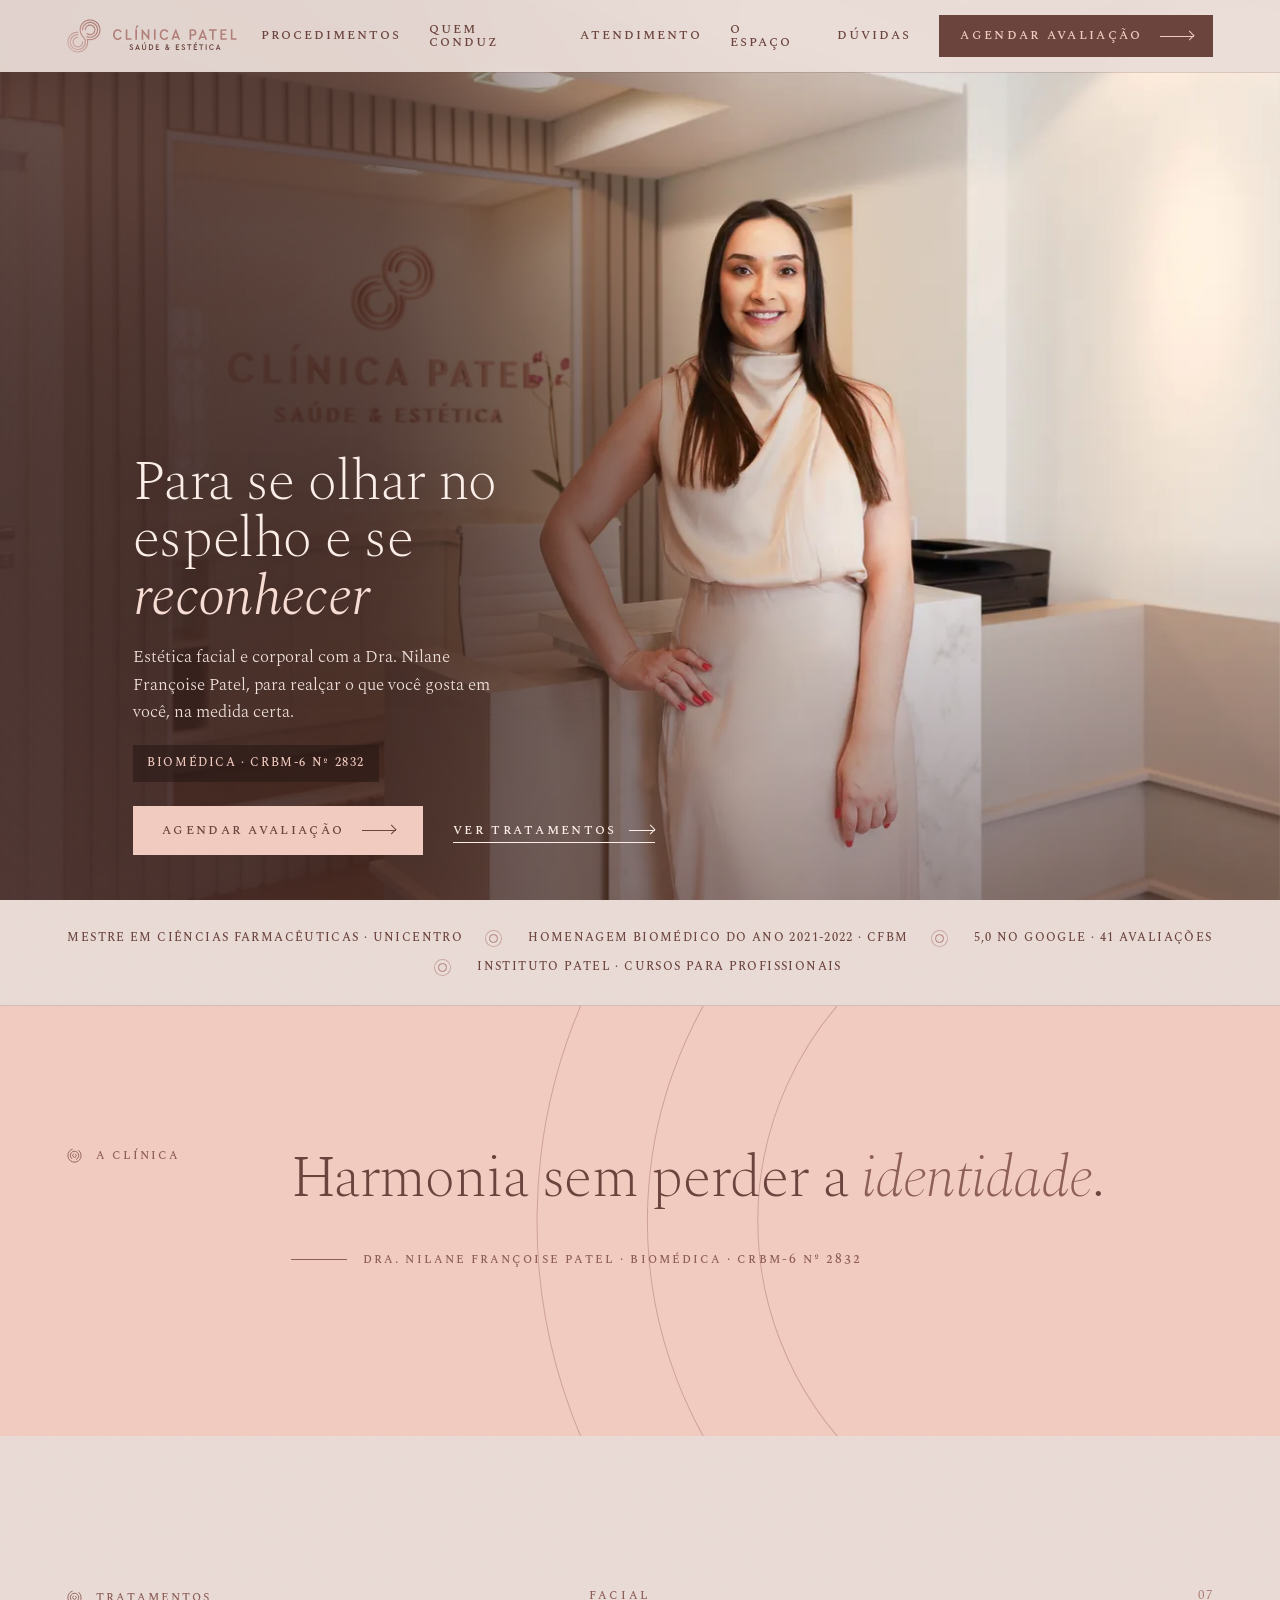
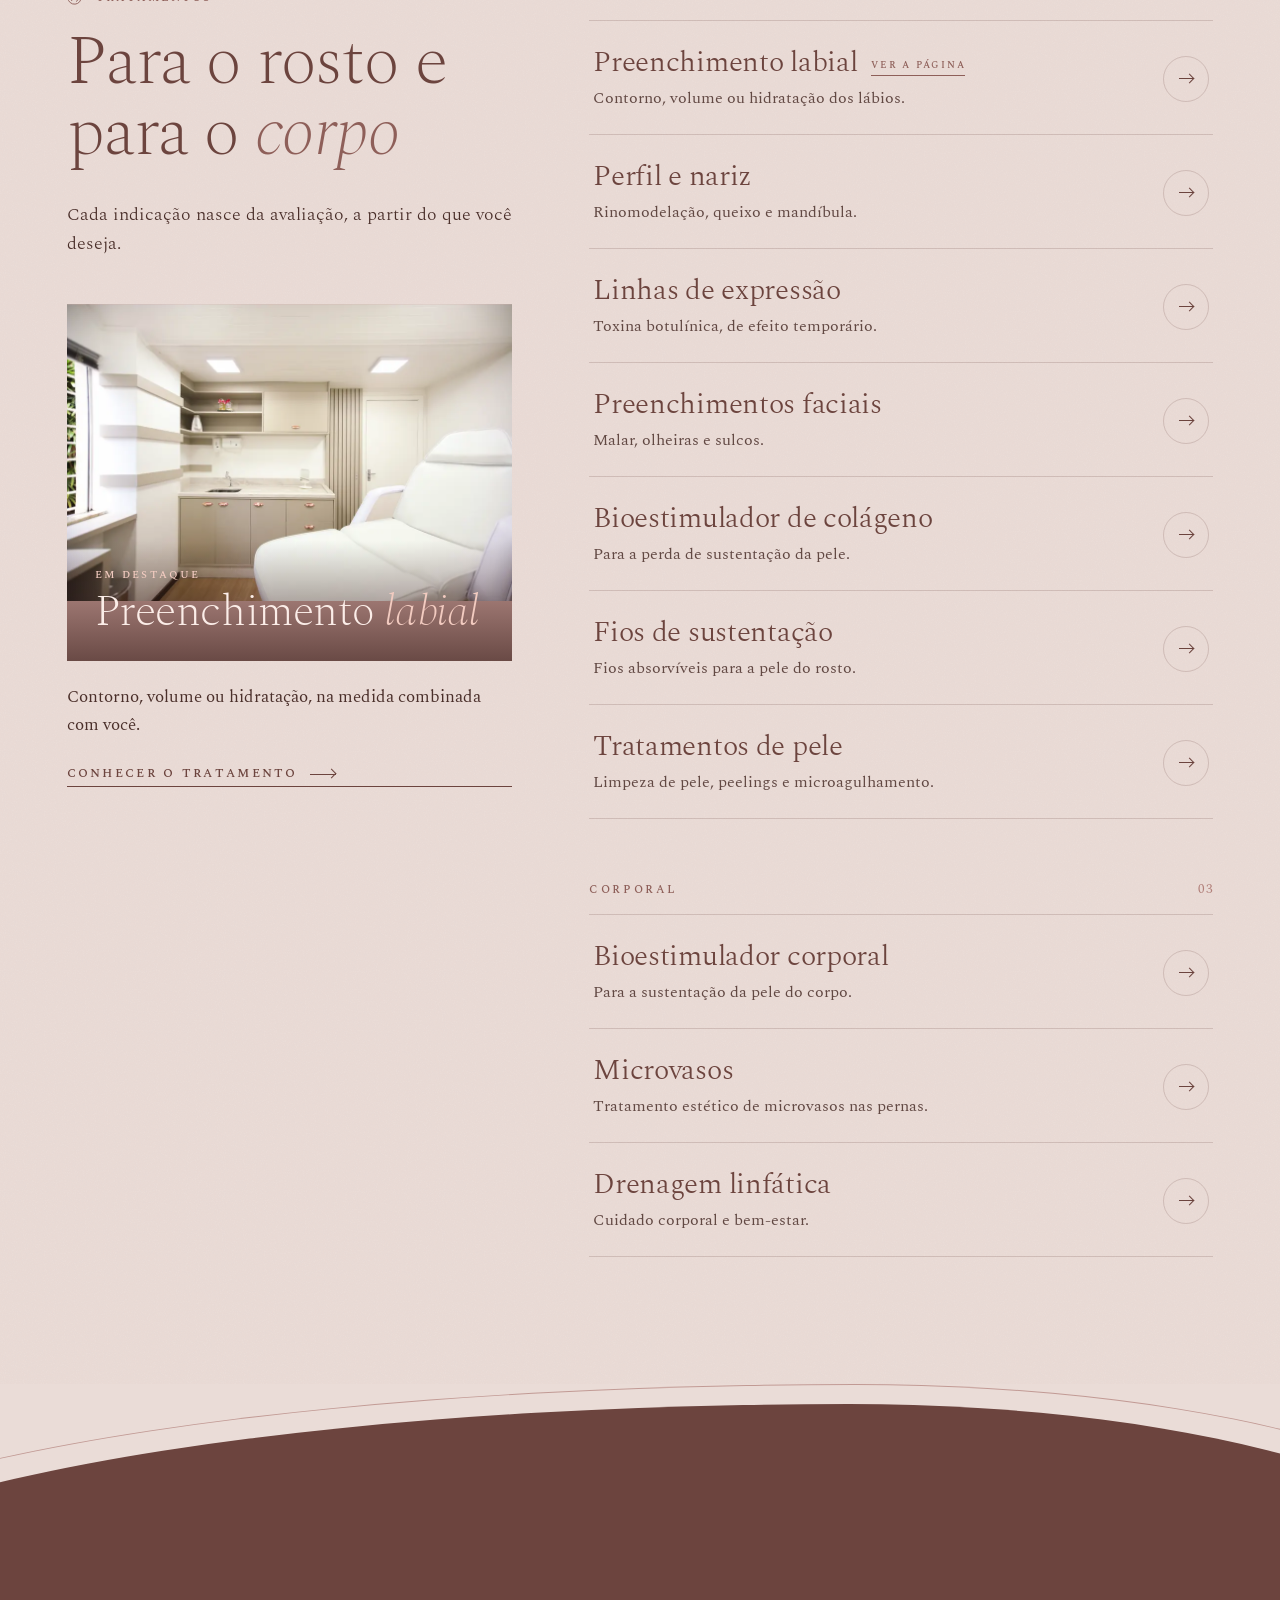
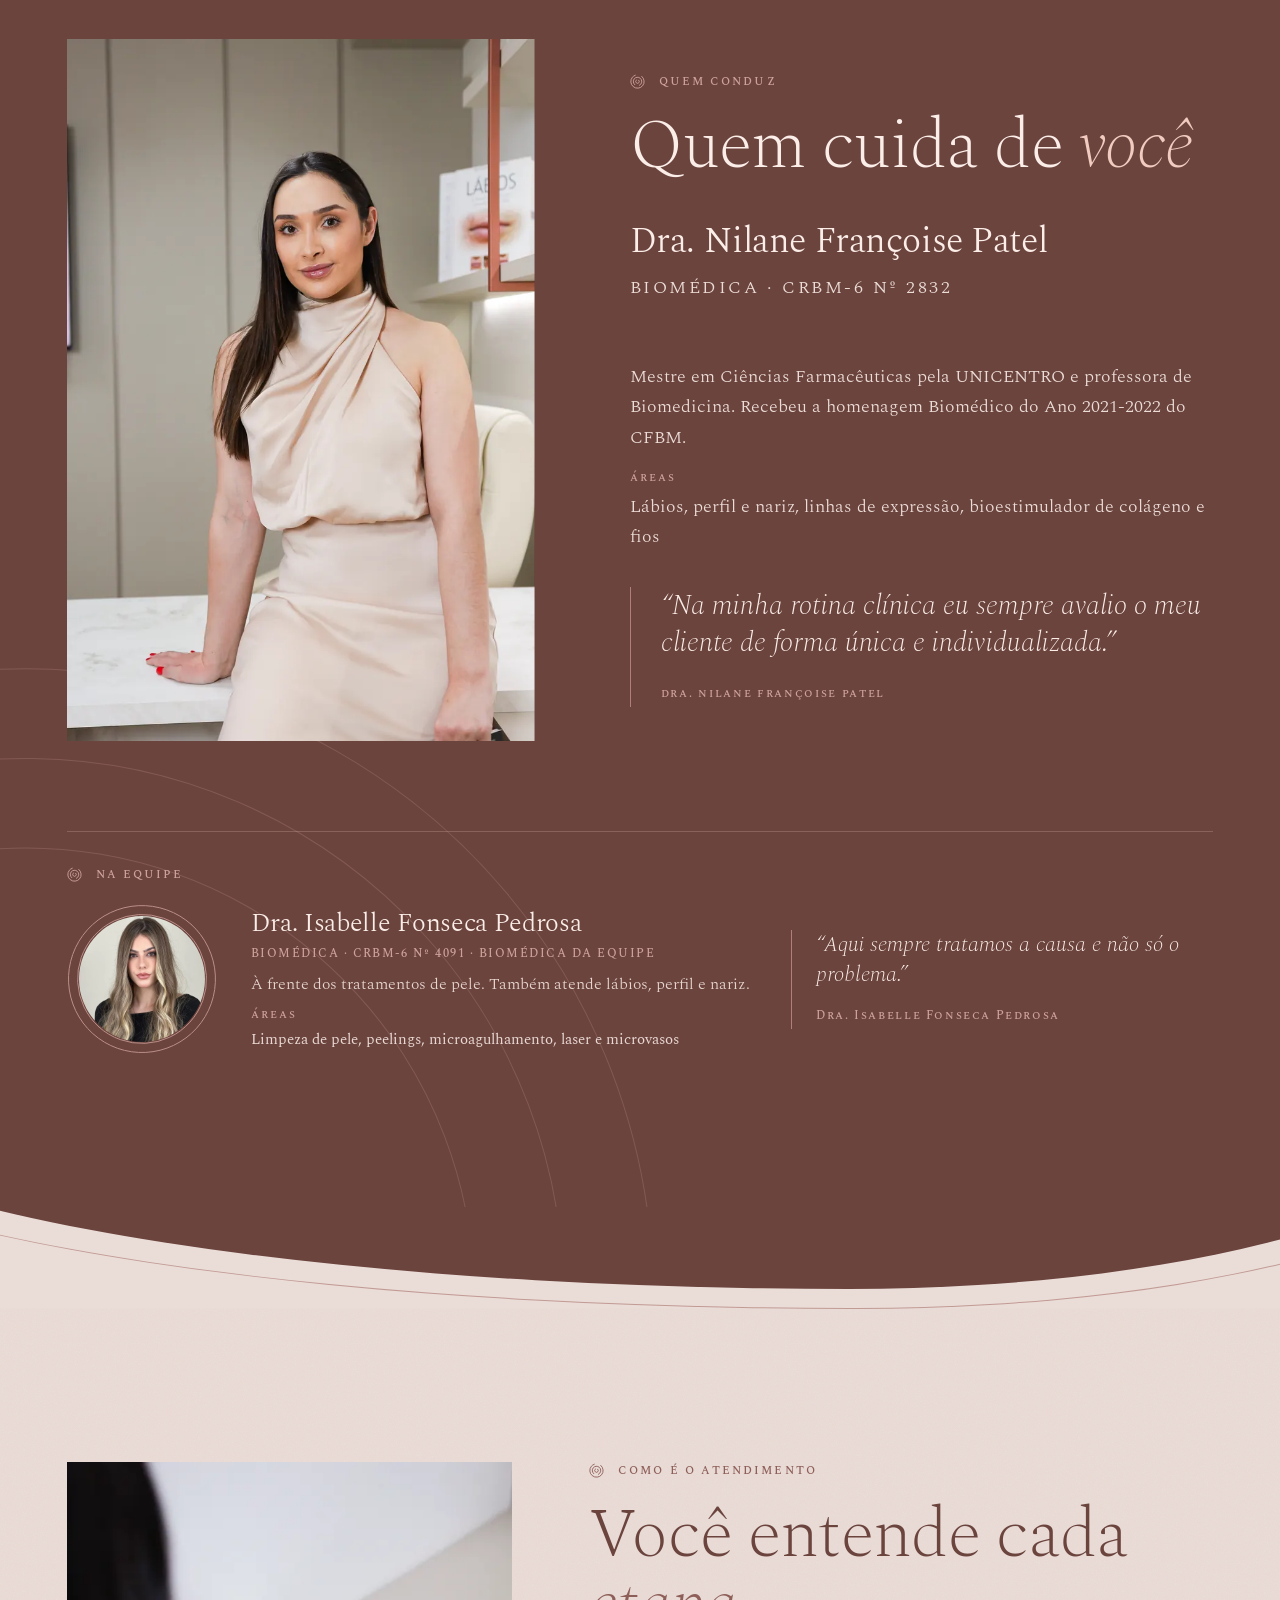
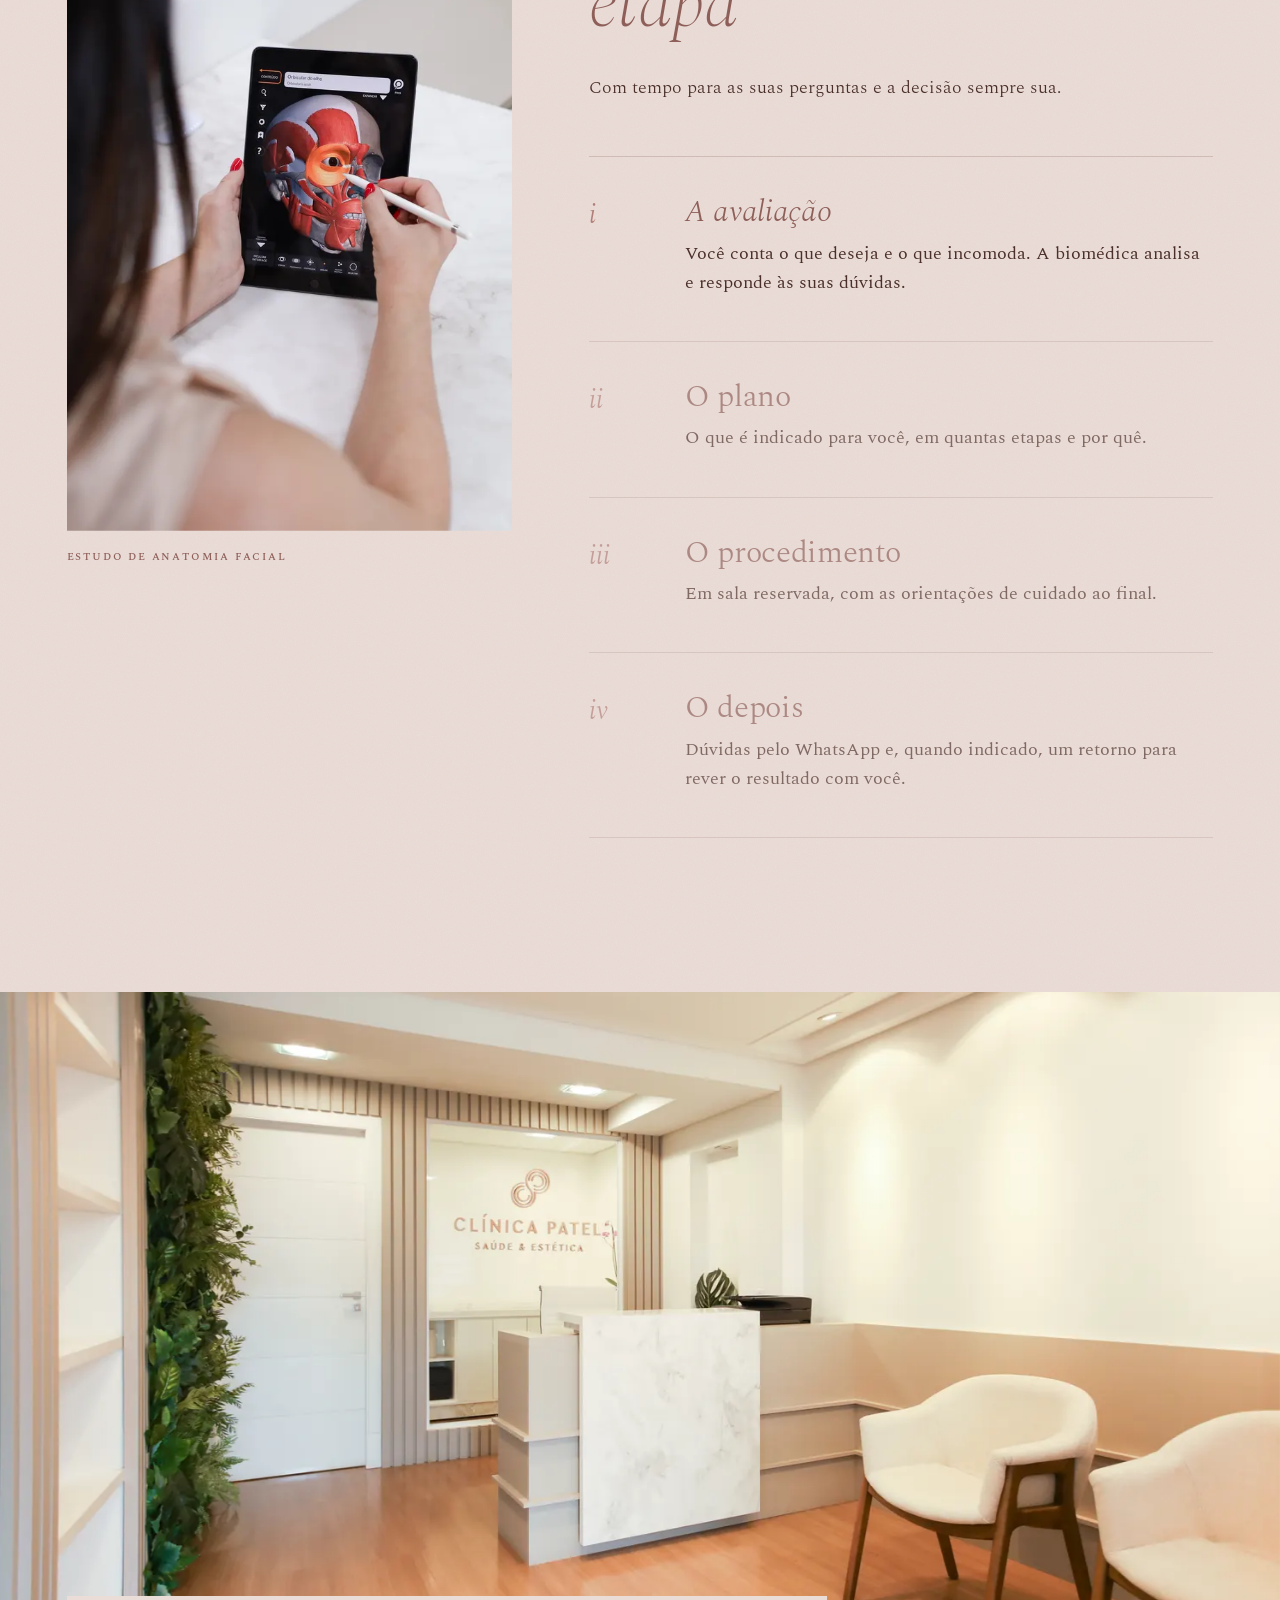
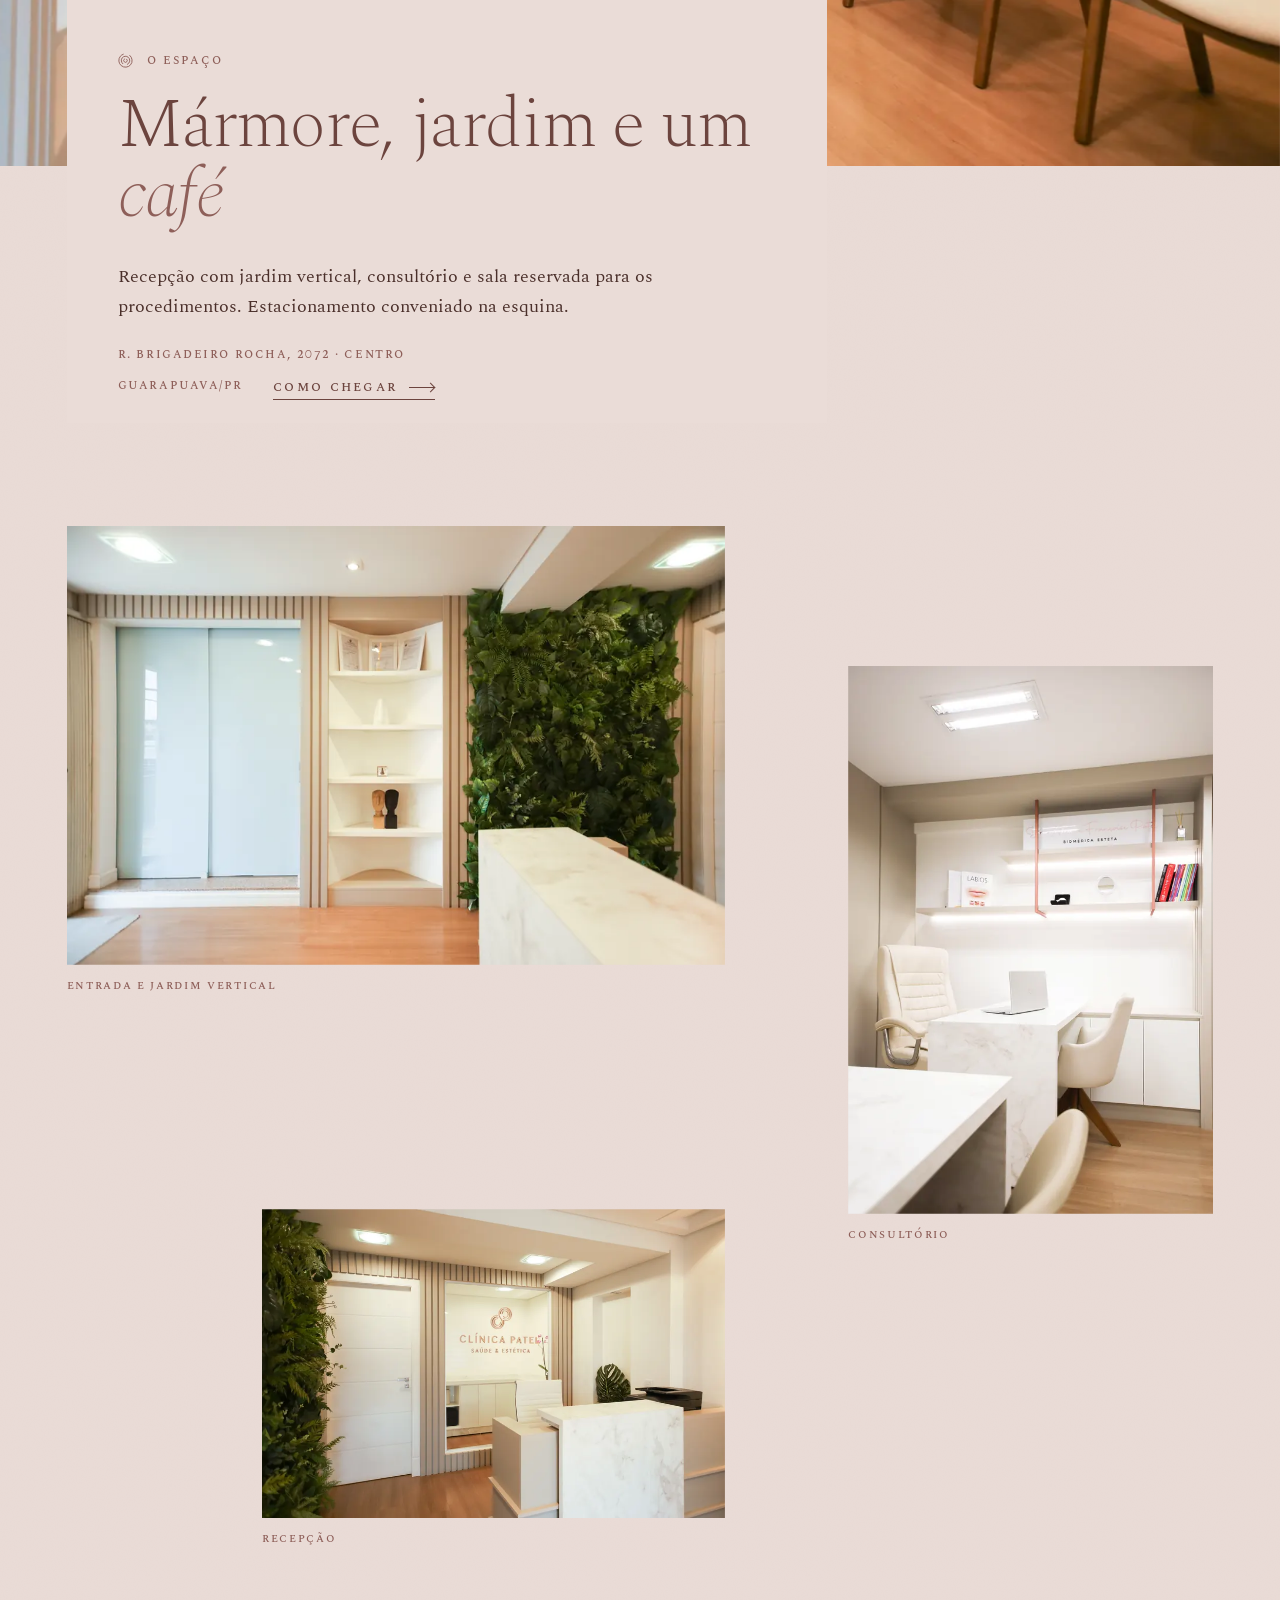
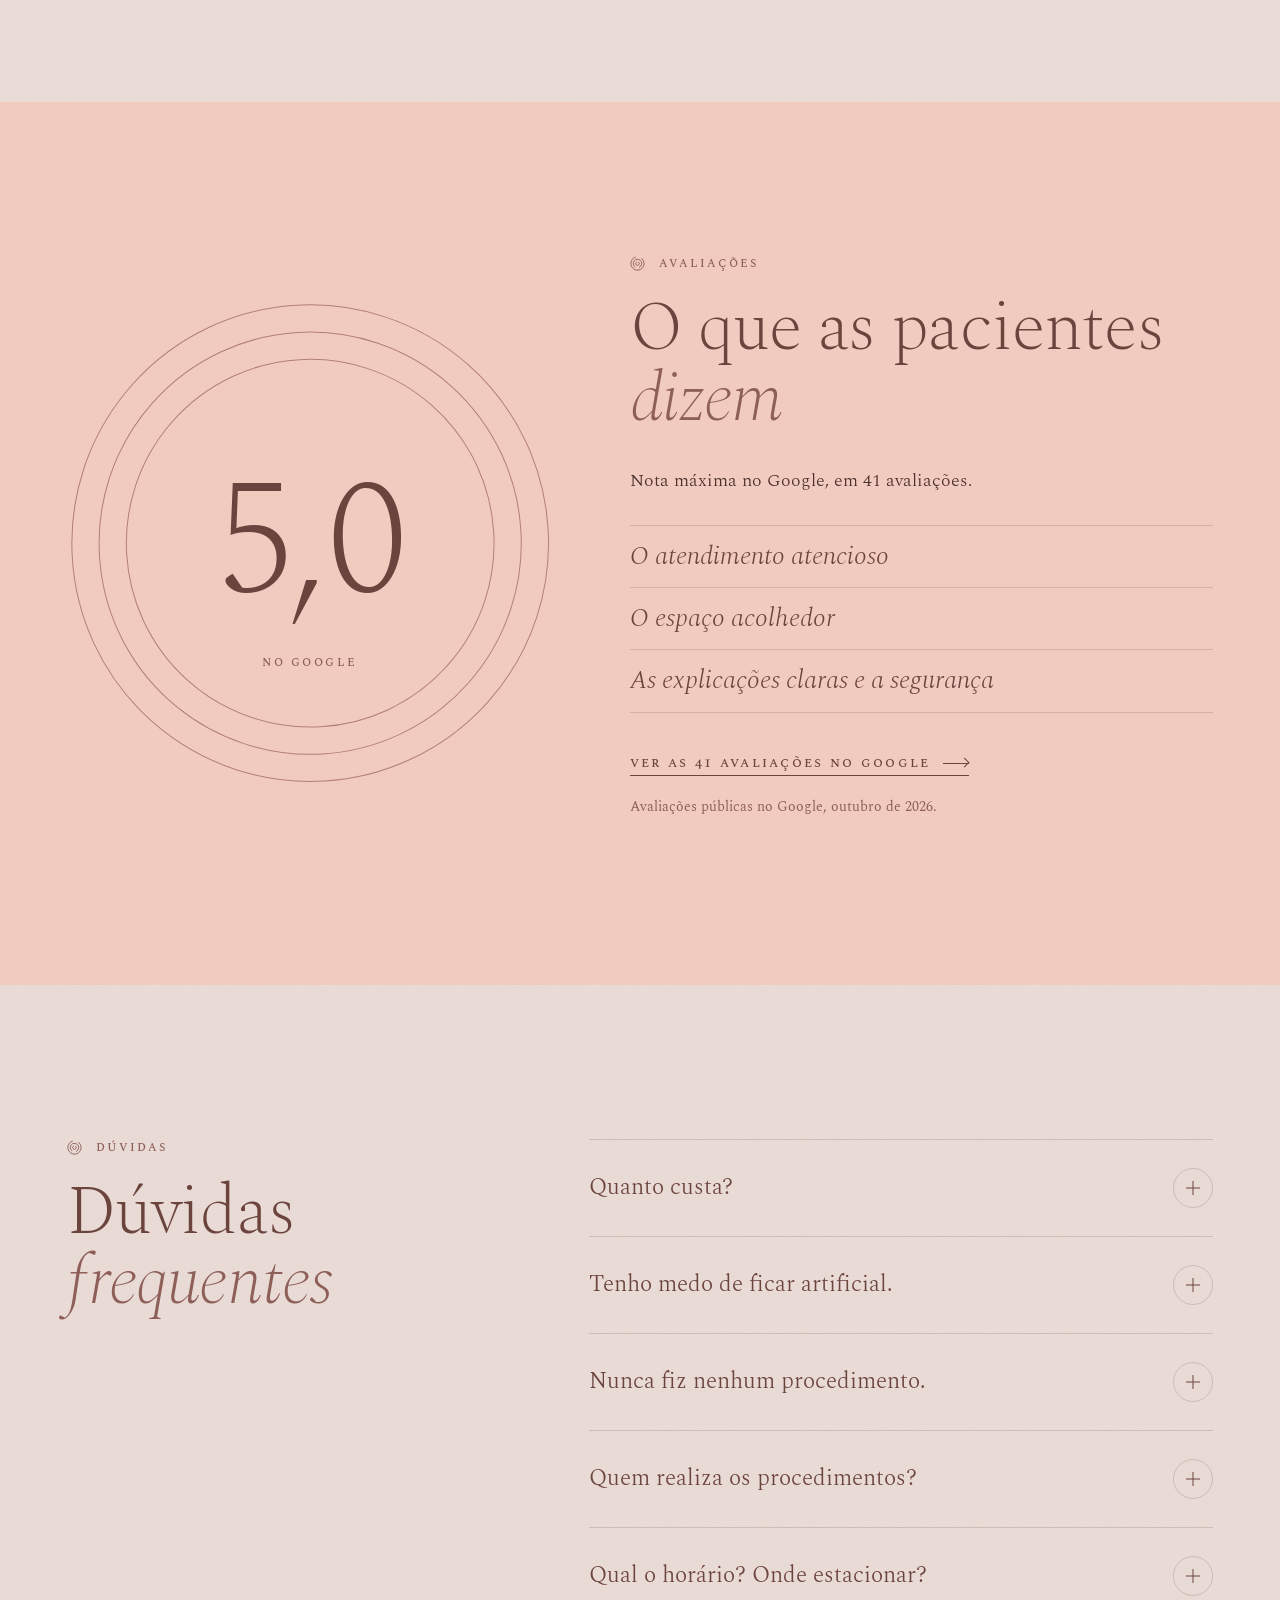
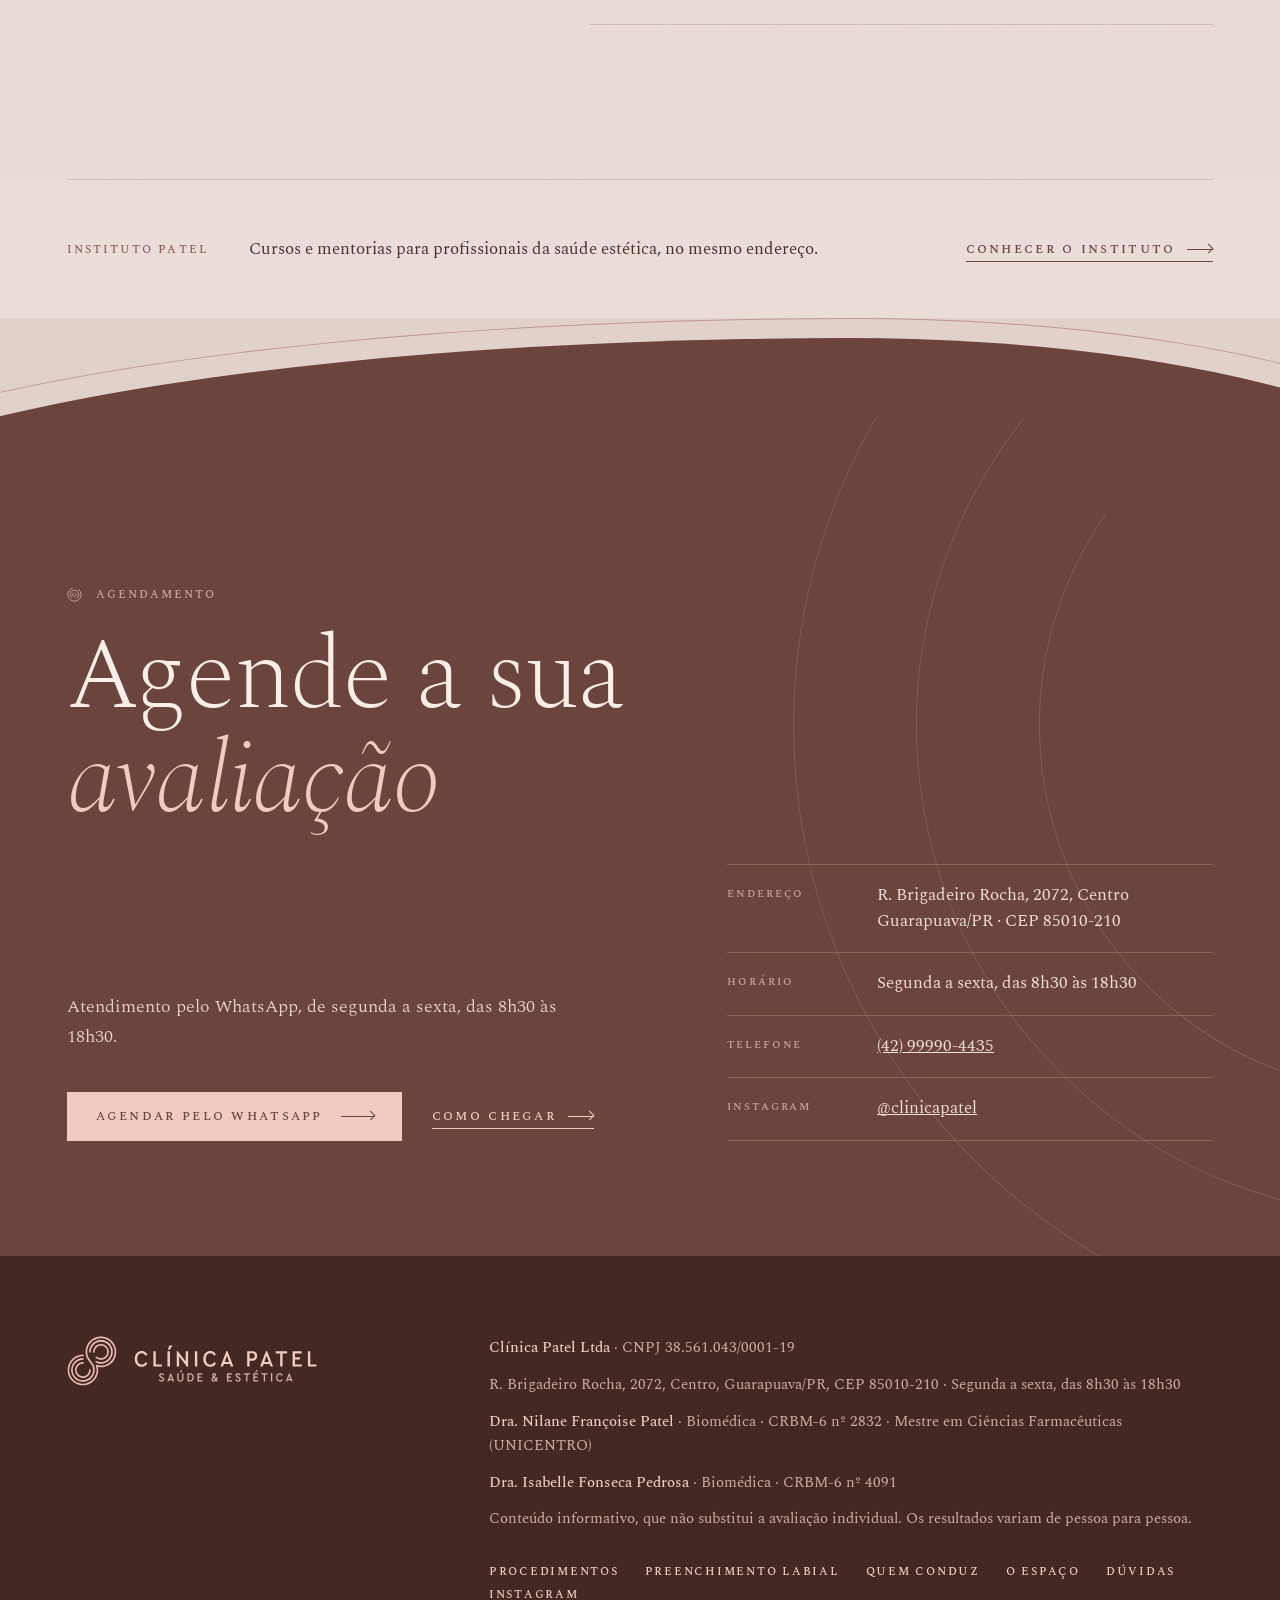
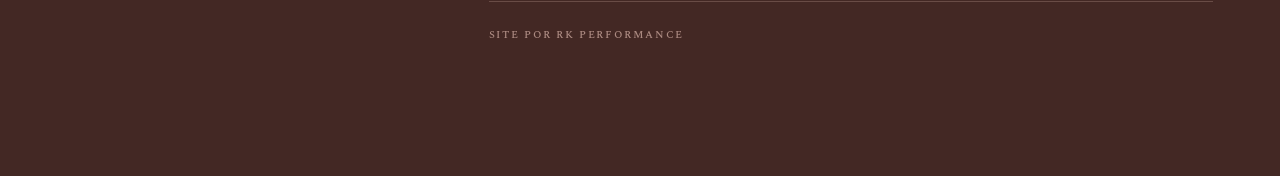
<file: index.html>
<!DOCTYPE html>
<html lang="pt-BR">
<head>
<meta charset="utf-8">
<meta name="viewport" content="width=device-width, initial-scale=1, viewport-fit=cover">
<title>Clínica Patel · Estética facial e corporal em Guarapuava</title>
<meta name="description" content="Estética facial e corporal no Centro de Guarapuava, conduzida pela Dra. Nilane Françoise Patel, Biomédica (CRBM-6 nº 2832). Agende a sua avaliação.">
<meta name="robots" content="noindex, nofollow">
<link rel="canonical" href="https://patel.rkperformance.com.br/">
<meta property="og:type" content="website">
<meta property="og:locale" content="pt_BR">
<meta property="og:title" content="Clínica Patel · Estética facial e corporal em Guarapuava">
<meta property="og:description" content="Estética facial e corporal no Centro de Guarapuava, conduzida pela Dra. Nilane Françoise Patel, Biomédica (CRBM-6 nº 2832). Agende a sua avaliação.">
<meta property="og:url" content="https://patel.rkperformance.com.br/">
<meta property="og:image" content="https://patel.rkperformance.com.br/assets/img/og.jpg">
<meta name="theme-color" content="#EADCD7">
<link rel="icon" href="favicon.svg" type="image/svg+xml">
<link rel="preconnect" href="https://fonts.googleapis.com">
<link rel="preconnect" href="https://fonts.gstatic.com" crossorigin>
<link href="https://fonts.googleapis.com/css2?family=Marcellus&amp;family=Spectral:ital,wght@0,200;0,300;0,400;0,500;1,200;1,300;1,400&amp;family=Spectral+SC:wght@500&amp;display=swap" rel="stylesheet">
<link rel="preload" as="image" href="assets/img/hero-1440.webp" media="(min-width: 861px)" fetchpriority="high">
<link rel="preload" as="image" href="assets/img/hero-cel.webp" media="(max-width: 860px)" fetchpriority="high">
<link rel="stylesheet" href="assets/site.css?v=7a0350f8">
<script type="application/ld+json">{"@context": "https://schema.org", "@type": "HealthAndBeautyBusiness", "name": "Clínica Patel · Saúde e Estética", "url": "https://patel.rkperformance.com.br/", "image": "https://patel.rkperformance.com.br/assets/img/og.jpg", "address": {"@type": "PostalAddress", "streetAddress": "R. Brigadeiro Rocha, 2072", "addressLocality": "Guarapuava", "addressRegion": "PR", "postalCode": "85010-210", "addressCountry": "BR"}, "openingHours": "Mo-Fr 08:30-18:30", "sameAs": ["https://www.instagram.com/clinicapatel/"], "employee": [{"@type": "Person", "name": "Nilane Françoise Patel", "jobTitle": "Biomédica", "hasCredential": {"@type": "EducationalOccupationalCredential", "credentialCategory": "Registro profissional", "name": "CRBM-6 nº 2832"}}, {"@type": "Person", "name": "Isabelle Fonseca Pedrosa", "jobTitle": "Biomédica", "hasCredential": {"@type": "EducationalOccupationalCredential", "credentialCategory": "Registro profissional", "name": "CRBM-6 nº 4091"}}]}</script>
</head>
<body>
<a class="pular" href="#conteudo">Pular para o conteúdo</a>
<header class="topo" id="topo">
  <a class="marca" href="./" aria-label="Clínica Patel, início"><img src="assets/img/logo.svg" alt="Clínica Patel · Saúde &amp; Estética" width="185" height="34"></a>
  <nav id="menu" aria-label="Principal">
    <a href="#procedimentos">procedimentos</a>
    <a href="#conduz">quem conduz</a>
    <a href="#atendimento">atendimento</a>
    <a href="#espaco">o espaço</a>
    <a href="#duvidas">dúvidas</a>
    <a class="btn" href="#" data-demo="wa" data-msg="Olá! Vi o site da Clínica Patel e gostaria de agendar uma avaliação.">agendar avaliação <span class="seta" aria-hidden="true"></span></a>
  </nav>
  <button class="menu-bt" type="button" aria-expanded="false" aria-controls="menu"><span>menu</span><i></i></button>
</header>
<main id="conteudo">

<section class="capa" id="capa" aria-label="Abertura">
  <div class="capa-pin">
    <picture class="capa-foto">
      <source media="(max-width: 860px)" type="image/webp" srcset="assets/img/hero-cel.webp">
      <source media="(max-width: 860px)" srcset="assets/img/hero-cel.jpg">
      <source type="image/webp" srcset="assets/img/hero-1440.webp 1440w, assets/img/hero.webp 2400w" sizes="100vw">
      <img src="assets/img/hero-1440.jpg" srcset="assets/img/hero-1440.jpg 1440w, assets/img/hero.jpg 2400w" sizes="100vw" alt="Dra. Nilane Françoise Patel na recepção da Clínica Patel, com o logo da clínica na parede" width="2400" height="1600" fetchpriority="high">
    </picture>
    <div class="capa-veu"></div>
    <svg class="capa-mascara" aria-hidden="true" focusable="false">
      <defs>
        <mask id="janela" maskUnits="userSpaceOnUse" x="-100000" y="-100000" width="200000" height="200000">
          <rect x="-100000" y="-100000" width="200000" height="200000" fill="#fff"/>
          <text id="palavra" text-anchor="middle" fill="#000" letter-spacing="0.04em">PATEL</text>
        </mask>
      </defs>
      <g id="zoom"><rect class="fundo" x="-100000" y="-100000" width="200000" height="200000" mask="url(#janela)"/><text id="contorno" text-anchor="middle" letter-spacing="0.04em">PATEL</text></g>
    </svg>
    <div class="capa-cabeca" aria-hidden="true">
      <svg class="simb" viewBox="0 0 380 380"><defs><linearGradient id="roseCapa" x1="0" y1="1" x2="1" y2="0"><stop offset="0" stop-color="#D3B4B0"/><stop offset=".55" stop-color="#B98A84"/><stop offset="1" stop-color="#A9746E"/></linearGradient></defs><path fill-rule="evenodd" d="M115.7,198.0 L105.0,200.0 L94.0,204.3 L81.3,213.0 L74.7,220.0 L69.3,227.7 L64.0,239.7 L61.3,253.3 L61.3,263.3 L63.3,274.3 L67.3,285.0 L73.3,294.7 L83.3,305.0 L93.3,311.7 L103.0,315.7 L116.3,318.3 L126.0,318.3 L136.0,316.7 L147.0,312.7 L157.3,306.3 L165.7,298.7 L172.7,289.3 L178.3,277.0 L180.7,267.0 L181.0,256.3 L180.0,254.3 L176.7,252.0 L173.0,252.0 L169.7,254.3 L168.7,256.3 L167.0,270.7 L160.7,284.3 L155.0,291.3 L149.7,296.0 L139.3,302.0 L129.0,305.0 L112.7,305.0 L102.7,302.0 L90.3,294.3 L80.7,283.3 L75.7,272.7 L73.3,260.0 L74.7,247.0 L79.7,234.7 L85.0,227.3 L92.0,220.7 L104.3,213.7 L115.7,211.0 L123.3,210.7 L126.7,208.0 L127.7,203.3 L124.7,199.0 L122.7,198.0Z M254.3,60.7 L245.0,62.0 L233.3,66.0 L224.7,71.0 L213.7,80.7 L206.3,91.0 L201.3,102.3 L199.0,113.0 L198.7,122.0 L199.3,124.0 L202.7,126.7 L207.0,126.7 L209.7,124.7 L210.7,123.0 L212.7,107.3 L218.7,94.7 L229.3,83.3 L241.0,76.7 L252.3,73.7 L266.3,74.0 L276.0,76.7 L283.7,80.7 L291.0,86.3 L297.3,93.7 L301.0,99.7 L304.0,107.0 L306.0,117.7 L305.7,126.3 L303.0,137.3 L299.7,144.3 L291.3,155.0 L284.7,160.3 L278.0,164.0 L269.7,167.0 L263.7,168.0 L253.0,168.0 L243.7,166.0 L236.7,163.0 L224.0,155.0 L219.3,156.3 L217.0,160.0 L217.3,163.7 L220.7,167.7 L233.3,175.7 L248.7,180.3 L262.3,181.0 L272.0,179.7 L284.3,175.3 L296.3,167.7 L303.3,161.0 L311.3,149.7 L315.3,140.7 L317.7,132.0 L318.7,119.3 L317.7,109.7 L313.7,96.7 L306.7,84.7 L298.3,75.7 L289.3,69.0 L279.7,64.3 L266.7,61.0Z M246.3,31.0 L229.7,35.0 L215.3,41.3 L203.7,49.0 L192.0,59.7 L182.3,72.3 L174.3,88.0 L169.3,106.0 L168.3,122.0 L169.3,124.3 L173.3,127.3 L176.3,127.3 L180.3,124.3 L181.3,122.3 L181.3,112.3 L184.3,98.7 L188.7,87.7 L194.7,77.3 L202.7,67.7 L210.7,60.3 L220.3,53.7 L231.0,48.7 L240.7,45.7 L253.3,43.7 L271.7,44.7 L283.0,47.7 L292.7,51.7 L301.7,57.0 L309.3,63.0 L320.0,74.3 L327.0,85.3 L332.0,97.0 L335.0,110.0 L335.0,131.7 L333.0,141.0 L328.0,154.3 L320.0,167.3 L309.3,178.7 L302.0,184.3 L290.3,191.0 L279.7,195.0 L263.3,198.0 L253.3,198.0 L240.3,196.0 L224.7,190.0 L221.3,190.0 L217.0,193.3 L216.3,195.7 L217.0,199.3 L219.7,202.3 L236.7,208.7 L247.7,210.7 L270.0,210.7 L290.0,205.7 L302.7,199.7 L317.0,189.7 L324.7,182.3 L331.0,174.7 L340.7,158.3 L346.7,141.0 L348.7,128.3 L348.7,113.3 L347.7,105.3 L342.7,87.7 L335.3,73.3 L325.0,59.7 L312.0,48.0 L295.0,38.0 L280.7,33.0 L270.7,31.0 L260.7,30.3Z M332.3,30.0 L320.7,21.7 L308.7,15.0 L296.3,10.0 L286.0,7.0 L265.3,4.0 L249.7,4.0 L235.0,6.0 L214.3,12.0 L203.3,17.0 L191.7,24.0 L181.7,31.7 L172.0,41.0 L163.3,51.7 L157.3,61.0 L149.0,78.3 L143.0,100.7 L141.3,121.7 L144.0,145.7 L149.0,160.7 L158.0,178.0 L168.3,193.7 L183.0,212.0 L188.7,220.7 L195.0,235.3 L198.0,249.7 L197.7,269.0 L196.0,277.7 L192.0,289.0 L186.0,300.0 L180.0,308.0 L171.0,317.0 L162.0,323.7 L147.3,331.0 L137.0,334.0 L127.3,335.3 L110.7,335.0 L100.7,333.0 L92.0,330.0 L76.3,321.3 L62.7,309.0 L53.7,296.3 L48.7,286.0 L45.7,276.3 L43.7,263.7 L43.7,252.3 L45.7,239.7 L51.7,223.7 L58.7,212.3 L71.7,198.7 L78.3,193.7 L89.0,187.7 L103.7,182.7 L124.0,180.3 L127.3,176.3 L127.3,172.7 L125.0,169.3 L123.0,168.3 L115.0,168.3 L102.3,170.0 L91.7,173.0 L79.3,178.3 L62.3,190.0 L53.0,199.3 L42.0,215.3 L36.3,228.0 L33.0,240.0 L31.3,252.3 L31.7,267.3 L34.3,282.0 L39.3,295.7 L45.3,306.7 L55.0,319.3 L66.3,329.7 L77.0,336.7 L92.7,343.7 L104.3,346.7 L116.7,348.0 L134.3,347.3 L147.0,344.7 L164.0,337.7 L173.7,331.7 L182.7,324.3 L196.3,308.3 L202.7,297.0 L207.7,284.0 L210.7,269.3 L211.3,259.7 L210.7,247.0 L208.7,236.0 L202.7,219.3 L195.7,207.3 L180.0,187.7 L169.3,171.7 L159.7,153.0 L156.7,143.3 L154.3,126.3 L154.3,114.7 L155.7,102.7 L160.7,84.0 L169.0,66.7 L182.7,48.7 L191.7,40.3 L203.3,32.0 L215.3,25.7 L229.0,20.7 L249.3,17.0 L263.0,16.7 L274.0,17.7 L287.7,20.7 L299.0,24.7 L309.7,30.0 L319.0,36.0 L327.0,42.3 L337.0,52.3 L345.7,63.7 L353.0,76.7 L359.0,93.0 L362.0,107.7 L362.7,126.3 L360.0,145.3 L355.0,161.0 L348.0,175.0 L337.0,190.0 L322.0,204.0 L308.0,213.0 L291.3,220.0 L274.0,224.0 L254.3,225.0 L237.7,223.0 L218.0,217.3 L223.0,236.3 L225.0,249.7 L225.0,266.7 L224.0,274.7 L218.7,294.7 L212.0,309.0 L200.0,326.0 L184.7,340.7 L171.0,349.7 L162.3,354.0 L148.0,359.0 L126.7,362.3 L110.0,362.0 L90.3,358.0 L79.7,354.0 L69.7,349.0 L56.3,340.0 L40.7,324.7 L33.7,315.3 L26.7,303.0 L21.7,290.7 L18.7,279.7 L16.7,265.3 L16.7,250.3 L18.7,236.7 L22.7,222.7 L26.3,214.0 L37.7,195.3 L52.3,179.7 L68.7,168.0 L79.0,162.7 L93.0,157.7 L107.7,154.7 L123.7,153.7 L125.7,152.3 L127.3,149.3 L126.7,144.3 L122.3,141.3 L107.3,142.0 L91.7,145.0 L78.3,149.3 L63.7,156.3 L54.7,162.0 L44.0,170.3 L34.0,180.3 L21.3,197.3 L11.3,218.0 L7.3,231.7 L5.3,242.7 L4.7,264.3 L6.3,280.0 L8.3,288.7 L16.3,310.0 L26.0,326.0 L40.3,342.7 L53.7,353.7 L66.0,361.3 L81.7,368.3 L102.0,373.7 L122.3,375.0 L135.7,374.3 L154.0,370.7 L170.0,364.7 L184.0,357.0 L200.0,344.7 L213.3,330.3 L223.7,314.7 L231.7,296.7 L236.7,277.3 L238.0,253.0 L236.3,236.0 L249.7,237.7 L265.0,237.7 L276.0,236.7 L293.7,232.7 L309.3,226.7 L320.3,220.7 L334.3,210.7 L344.7,200.7 L353.7,189.7 L359.7,180.3 L364.7,170.7 L369.7,157.7 L372.7,146.7 L374.7,134.3 L374.7,107.3 L369.7,84.3 L361.3,65.0 L350.3,48.3 L344.7,41.7Z"/></svg>
      <p class="sobre">clínica</p>
      <p class="sob">saúde &amp; estética</p>
    </div>
    <div class="capa-creditos">
      <div class="linha">
        <p class="col"><b>saúde e estética</b>Facial e corporal · R. Brigadeiro Rocha, 2072</p>
        <a class="col" href="https://maps.google.com/?cid=13364334448513398230" target="_blank" rel="noopener"><b>no google</b><span>5,0 · 41 avaliações</span> (out/2026)</a>
        <a class="btn" href="#" data-demo="wa" data-msg="Olá! Gostaria de agendar uma avaliação na Clínica Patel.">agendar avaliação <span class="seta" aria-hidden="true"></span></a>
      </div>
    </div>
    <div class="capa-texto">
      <div class="envolve">
        <h1>Para se olhar no espelho e se <em>reconhecer</em></h1>
        <p class="sub">Estética facial e corporal com a Dra. Nilane Françoise Patel, para realçar o que você gosta em você, na medida certa.</p>
        <p class="id"><span>Biomédica · CRBM-6 nº 2832</span><span class="id-curto">Biomédica · CRBM-6 nº 2832</span></p>
        <div class="acoes">
          <a class="btn claro" href="#" data-demo="wa" data-msg="Olá! Gostaria de agendar uma avaliação na Clínica Patel.">agendar avaliação <span class="seta" aria-hidden="true"></span></a>
          <a class="link" href="#conduz">ver tratamentos <span class="seta" aria-hidden="true"></span></a>
        </div>
      </div>
    </div>
  </div>
</section>

<section class="credenciais papel" aria-label="A clínica em resumo">
  <ul class="envolve">
<li>Mestre em Ciências Farmacêuticas · UNICENTRO</li>
<li>Homenagem Biomédico do Ano 2021-2022 · CFBM</li>
<li>5,0 no Google · 41 avaliações</li>
<li>Instituto Patel · cursos para profissionais</li>
  </ul>
</section>

<section class="manifesto" aria-label="A clínica">
  <svg class="aneis " viewBox="0 0 1000 1000" aria-hidden="true" data-gira=".035"><g stroke-width="1" stroke-linecap="round"><circle cx="500" cy="500" r="480" stroke-dasharray="2623.9 392.1" transform="rotate(-48 500 500)"/><circle cx="500" cy="500" r="384" stroke-dasharray="2099.1 313.7" transform="rotate(132 500 500)"/><circle cx="500" cy="500" r="288" stroke-dasharray="1574.3 235.2" transform="rotate(-48 500 500)"/></g></svg>
  <div class="envolve grade">
    <div><p class="rotulo"><svg class="anel-p" viewBox="0 0 16 16" aria-hidden="true"><g fill="none" stroke="currentColor" stroke-width=".9" stroke-linecap="round"><circle cx="8" cy="8" r="7.1" stroke-dasharray="37 7.6" transform="rotate(-50 8 8)"/><circle cx="8" cy="8" r="4.5" stroke-dasharray="22.5 5.8" transform="rotate(130 8 8)"/><circle cx="8" cy="8" r="1.9" stroke-dasharray="8.6 3.3" transform="rotate(-50 8 8)"/></g></svg> a clínica</p></div>
    <div>
      <blockquote class="rv"><p style="margin:0">Harmonia sem perder a <em>identidade</em>.</p></blockquote>
      <p class="assina rv d1">Dra. Nilane Françoise Patel · Biomédica · CRBM-6 nº 2832</p>
    </div>
  </div>
</section>

<section class="procedimentos papel" id="procedimentos">
  <div class="envolve dupla">
    <div class="fixa">
      <p class="rotulo rv"><svg class="anel-p" viewBox="0 0 16 16" aria-hidden="true"><g fill="none" stroke="currentColor" stroke-width=".9" stroke-linecap="round"><circle cx="8" cy="8" r="7.1" stroke-dasharray="37 7.6" transform="rotate(-50 8 8)"/><circle cx="8" cy="8" r="4.5" stroke-dasharray="22.5 5.8" transform="rotate(130 8 8)"/><circle cx="8" cy="8" r="1.9" stroke-dasharray="8.6 3.3" transform="rotate(-50 8 8)"/></g></svg> tratamentos</p>
      <h2 class="titulo rv">Para o rosto e para o <em>corpo</em></h2>
      <p class="intro rv d1">Cada indicação nasce da avaliação, a partir do que você deseja.</p>
      <a class="destaque rv d2" href="preenchimento-labial-guarapuava/">
        <figure class="varre">
          <picture><source type="image/webp" srcset="assets/img/sala-900.webp 900w, assets/img/sala.webp 1600w" sizes="(max-width: 860px) 92vw, 40vw"><img src="assets/img/sala-900.jpg" srcset="assets/img/sala-900.jpg 900w, assets/img/sala.jpg 1600w" sizes="(max-width: 860px) 92vw, 40vw" alt="Sala de procedimentos da Clínica Patel" loading="lazy" decoding="async"></picture>
          <figcaption><small>em destaque</small><strong>Preenchimento <em>labial</em></strong></figcaption>
        </figure>
        <p>Contorno, volume ou hidratação, na medida combinada com você.</p>
        <span class="link">conhecer o tratamento <span class="seta" aria-hidden="true"></span></span>
      </a>
    </div>
    <div>
      <div class="lista-grupo rv">
        <h3>facial <span>07</span></h3>
        <ul class="procs">
          <li class="tem-pagina"><a href="preenchimento-labial-guarapuava/"><span class="n">Preenchimento labial</span><span class="l">Contorno, volume ou hidratação dos lábios.</span><span class="ir"><span class="seta" aria-hidden="true"></span></span></a></li>
<li><a href="#" data-demo="wa" data-msg="Olá! Gostaria de agendar uma avaliação para perfil e nariz."><span class="n">Perfil e nariz</span><span class="l">Rinomodelação, queixo e mandíbula.</span><span class="ir"><span class="seta" aria-hidden="true"></span></span></a></li>
<li><a href="#" data-demo="wa" data-msg="Olá! Gostaria de agendar uma avaliação para linhas de expressão."><span class="n">Linhas de expressão</span><span class="l">Toxina botulínica, de efeito temporário.</span><span class="ir"><span class="seta" aria-hidden="true"></span></span></a></li>
<li><a href="#" data-demo="wa" data-msg="Olá! Gostaria de agendar uma avaliação para preenchimentos faciais."><span class="n">Preenchimentos faciais</span><span class="l">Malar, olheiras e sulcos.</span><span class="ir"><span class="seta" aria-hidden="true"></span></span></a></li>
<li><a href="#" data-demo="wa" data-msg="Olá! Gostaria de agendar uma avaliação para bioestimulador de colágeno."><span class="n">Bioestimulador de colágeno</span><span class="l">Para a perda de sustentação da pele.</span><span class="ir"><span class="seta" aria-hidden="true"></span></span></a></li>
<li><a href="#" data-demo="wa" data-msg="Olá! Gostaria de agendar uma avaliação para fios de sustentação."><span class="n">Fios de sustentação</span><span class="l">Fios absorvíveis para a pele do rosto.</span><span class="ir"><span class="seta" aria-hidden="true"></span></span></a></li>
<li><a href="#" data-demo="wa" data-msg="Olá! Gostaria de agendar uma avaliação para tratamentos de pele."><span class="n">Tratamentos de pele</span><span class="l">Limpeza de pele, peelings e microagulhamento.</span><span class="ir"><span class="seta" aria-hidden="true"></span></span></a></li>
        </ul>
      </div>
      <div class="lista-grupo rv">
        <h3>corporal <span>03</span></h3>
        <ul class="procs">
<li><a href="#" data-demo="wa" data-msg="Olá! Gostaria de agendar uma avaliação para bioestimulador corporal."><span class="n">Bioestimulador corporal</span><span class="l">Para a sustentação da pele do corpo.</span><span class="ir"><span class="seta" aria-hidden="true"></span></span></a></li>
<li><a href="#" data-demo="wa" data-msg="Olá! Gostaria de agendar uma avaliação para microvasos."><span class="n">Microvasos</span><span class="l">Tratamento estético de microvasos nas pernas.</span><span class="ir"><span class="seta" aria-hidden="true"></span></span></a></li>
<li><a href="#" data-demo="wa" data-msg="Olá! Gostaria de agendar uma avaliação para drenagem linfática."><span class="n">Drenagem linfática</span><span class="l">Cuidado corporal e bem-estar.</span><span class="ir"><span class="seta" aria-hidden="true"></span></span></a></li>
        </ul>
      </div>
    </div>
  </div>
</section>

<div class="arco sobe fio" style="--fundo:var(--po);--bolha:var(--cacau)" aria-hidden="true"></div>
<section class="conduz cacau" id="conduz">
  <svg class="aneis " viewBox="0 0 1000 1000" aria-hidden="true" data-gira="-.02"><g stroke-width="1" stroke-linecap="round"><circle cx="500" cy="500" r="490" stroke-dasharray="2678.5 400.2" transform="rotate(-48 500 500)"/><circle cx="500" cy="500" r="420" stroke-dasharray="2295.9 343.1" transform="rotate(132 500 500)"/><circle cx="500" cy="500" r="350" stroke-dasharray="1913.2 285.9" transform="rotate(-48 500 500)"/></g></svg>
  <div class="envolve">
    <div class="grade">
      <figure class="retrato rv">
        <div class="foto varre"><picture><source type="image/webp" srcset="assets/img/dra-760.webp 760w, assets/img/dra.webp 1300w" sizes="(max-width: 860px) 92vw, 40vw"><img src="assets/img/dra-760.jpg" srcset="assets/img/dra-760.jpg 760w, assets/img/dra.jpg 1300w" sizes="(max-width: 860px) 92vw, 40vw" alt="Dra. Nilane Françoise Patel, biomédica, sentada na bancada de mármore do consultório da Clínica Patel" loading="lazy" decoding="async"></picture></div>
      </figure>
      <div class="texto">
        <p class="rotulo rv"><svg class="anel-p" viewBox="0 0 16 16" aria-hidden="true"><g fill="none" stroke="currentColor" stroke-width=".9" stroke-linecap="round"><circle cx="8" cy="8" r="7.1" stroke-dasharray="37 7.6" transform="rotate(-50 8 8)"/><circle cx="8" cy="8" r="4.5" stroke-dasharray="22.5 5.8" transform="rotate(130 8 8)"/><circle cx="8" cy="8" r="1.9" stroke-dasharray="8.6 3.3" transform="rotate(-50 8 8)"/></g></svg> quem conduz</p>
        <h2 class="titulo rv">Quem cuida de <em>você</em></h2>
        <h3 class="principal-nome rv">Dra. Nilane Françoise Patel</h3>
        <p class="principal-reg rv">Biomédica · CRBM-6 nº 2832</p>
        <p class="principal-papel rv">À frente da Clínica Patel e do Instituto Patel</p>
        <p class="principal-linha rv">Mestre em Ciências Farmacêuticas pela UNICENTRO e professora de Biomedicina. Recebeu a homenagem Biomédico do Ano 2021-2022 do CFBM.</p>
        <p class="principal-areas rv"><b>áreas</b>Lábios, perfil e nariz, linhas de expressão, bioestimulador de colágeno e fios</p>
        <blockquote class="fala rv"><p>“Na minha rotina clínica eu sempre avalio o meu cliente de forma única e individualizada.”</p><cite>Dra. Nilane Françoise Patel</cite></blockquote>
      </div>
    </div>
    <div class="na-equipe">
      <p class="rotulo rv"><svg class="anel-p" viewBox="0 0 16 16" aria-hidden="true"><g fill="none" stroke="currentColor" stroke-width=".9" stroke-linecap="round"><circle cx="8" cy="8" r="7.1" stroke-dasharray="37 7.6" transform="rotate(-50 8 8)"/><circle cx="8" cy="8" r="4.5" stroke-dasharray="22.5 5.8" transform="rotate(130 8 8)"/><circle cx="8" cy="8" r="1.9" stroke-dasharray="8.6 3.3" transform="rotate(-50 8 8)"/></g></svg> na equipe</p>
      <div class="na-equipe-item rv">
        <div class="circ"><picture><source type="image/webp" srcset="assets/img/isabelle-circ.webp 720w" sizes="150px"><img src="assets/img/isabelle-circ.jpg" srcset="assets/img/isabelle-circ.jpg 720w" sizes="150px" alt="Dra. Isabelle Fonseca Pedrosa, biomédica da Clínica Patel" loading="lazy" decoding="async"></picture><svg class="aneis " viewBox="0 0 1000 1000" aria-hidden="true" ><g stroke-width="1" stroke-linecap="round"><circle cx="500" cy="500" r="490" stroke-dasharray="2678.5 400.2" transform="rotate(-48 500 500)"/><circle cx="500" cy="500" r="430" stroke-dasharray="2350.5 351.2" transform="rotate(132 500 500)"/></g></svg></div>
        <div class="na-equipe-txt">
          <h4>Dra. Isabelle Fonseca Pedrosa</h4>
          <p class="reg">Biomédica · CRBM-6 nº 4091 · Biomédica da equipe</p>
          <p class="linha">À frente dos tratamentos de pele. Também atende lábios, perfil e nariz.</p>
          <p class="areas"><b>áreas</b>Limpeza de pele, peelings, microagulhamento, laser e microvasos</p>
        </div>
        <blockquote><p>“Aqui sempre tratamos a causa e não só o problema.”</p><cite>Dra. Isabelle Fonseca Pedrosa</cite></blockquote>
      </div>
    </div>
  </div>
</section>

<div class="arco desce fio" style="--fundo:var(--po);--bolha:var(--cacau)" aria-hidden="true"></div>
<section class="atendimento papel" id="atendimento">
  <div class="envolve dupla">
    <div class="fixa">
      <figure class="moldura rv">
        <div class="foto varre"><picture><source type="image/webp" srcset="assets/img/planejamento-640.webp 640w, assets/img/planejamento.webp 1100w" sizes="(max-width: 860px) 92vw, 36vw"><img src="assets/img/planejamento-640.jpg" srcset="assets/img/planejamento-640.jpg 640w, assets/img/planejamento.jpg 1100w" sizes="(max-width: 860px) 92vw, 36vw" alt="Planejamento facial em um tablet com anatomia do rosto, na Clínica Patel" loading="lazy" decoding="async"></picture></div>
        <figcaption>estudo de anatomia facial</figcaption>
      </figure>
    </div>
    <div>
      <p class="rotulo rv"><svg class="anel-p" viewBox="0 0 16 16" aria-hidden="true"><g fill="none" stroke="currentColor" stroke-width=".9" stroke-linecap="round"><circle cx="8" cy="8" r="7.1" stroke-dasharray="37 7.6" transform="rotate(-50 8 8)"/><circle cx="8" cy="8" r="4.5" stroke-dasharray="22.5 5.8" transform="rotate(130 8 8)"/><circle cx="8" cy="8" r="1.9" stroke-dasharray="8.6 3.3" transform="rotate(-50 8 8)"/></g></svg> como é o atendimento</p>
      <h2 class="titulo rv">Você entende cada <em>etapa</em></h2>
      <p class="intro rv d1">Com tempo para as suas perguntas e a decisão sempre sua.</p>
      <ol class="etapas">
<li><div><h3>A avaliação</h3><p>Você conta o que deseja e o que incomoda. A biomédica analisa e responde às suas dúvidas.</p></div></li>
<li><div><h3>O plano</h3><p>O que é indicado para você, em quantas etapas e por quê.</p></div></li>
<li><div><h3>O procedimento</h3><p>Em sala reservada, com as orientações de cuidado ao final.</p></div></li>
<li><div><h3>O depois</h3><p>Dúvidas pelo WhatsApp e, quando indicado, um retorno para rever o resultado com você.</p></div></li>
      </ol>
    </div>
  </div>
</section>

<section class="espaco papel" id="espaco">
  <div class="faixa"><picture><source type="image/webp" srcset="assets/img/espera-900.webp 900w, assets/img/espera.webp 1600w" sizes="100vw"><img src="assets/img/espera-900.jpg" srcset="assets/img/espera-900.jpg 900w, assets/img/espera.jpg 1600w" sizes="100vw" alt="Área de espera da Clínica Patel, com poltronas e o jardim vertical" loading="lazy" decoding="async" data-parallax=".09"></picture></div>
  <div class="envolve">
    <div class="painel">
      <p class="rotulo rv"><svg class="anel-p" viewBox="0 0 16 16" aria-hidden="true"><g fill="none" stroke="currentColor" stroke-width=".9" stroke-linecap="round"><circle cx="8" cy="8" r="7.1" stroke-dasharray="37 7.6" transform="rotate(-50 8 8)"/><circle cx="8" cy="8" r="4.5" stroke-dasharray="22.5 5.8" transform="rotate(130 8 8)"/><circle cx="8" cy="8" r="1.9" stroke-dasharray="8.6 3.3" transform="rotate(-50 8 8)"/></g></svg> o espaço</p>
      <h2 class="titulo rv">Mármore, jardim e um <em>café</em></h2>
      <p class="rv d1">Recepção com jardim vertical, consultório e sala reservada para os procedimentos. Estacionamento conveniado na esquina.</p>
      <p class="endereco rv d2"><span>R. Brigadeiro Rocha, 2072 · Centro</span><span>Guarapuava/PR</span><a class="link" href="https://maps.google.com/?cid=13364334448513398230" target="_blank" rel="noopener">como chegar <span class="seta" aria-hidden="true"></span></a></p>
    </div>
    <div class="galeria">
      <figure class="g1 rv"><div class="foto varre"><picture><source type="image/webp" srcset="assets/img/entrada-900.webp 900w, assets/img/entrada.webp 1600w" sizes="(max-width: 860px) 92vw, 55vw"><img src="assets/img/entrada-900.jpg" srcset="assets/img/entrada-900.jpg 900w, assets/img/entrada.jpg 1600w" sizes="(max-width: 860px) 92vw, 55vw" alt="Entrada da Clínica Patel, com jardim vertical e prateleiras" loading="lazy" decoding="async"></picture></div><figcaption>Entrada e jardim vertical</figcaption></figure>
      <figure class="g2 rv d1"><div class="foto varre"><picture><source type="image/webp" srcset="assets/img/consultorio-620.webp 620w, assets/img/consultorio.webp 1000w" sizes="(max-width: 860px) 70vw, 30vw"><img src="assets/img/consultorio-620.jpg" srcset="assets/img/consultorio-620.jpg 620w, assets/img/consultorio.jpg 1000w" sizes="(max-width: 860px) 70vw, 30vw" alt="Consultório da Clínica Patel, com mesa de mármore e prateleiras" loading="lazy" decoding="async"></picture></div><figcaption>Consultório</figcaption></figure>
      <figure class="g3 rv"><div class="foto varre"><picture><source type="image/webp" srcset="assets/img/recepcao-2-900.webp 900w, assets/img/recepcao-2.webp 1600w" sizes="(max-width: 860px) 92vw, 40vw"><img src="assets/img/recepcao-2-900.jpg" srcset="assets/img/recepcao-2-900.jpg 900w, assets/img/recepcao-2.jpg 1600w" sizes="(max-width: 860px) 92vw, 40vw" alt="Recepção da Clínica Patel, com jardim vertical e o logo na parede" loading="lazy" decoding="async"></picture></div><figcaption>Recepção</figcaption></figure>
    </div>
  </div>
</section>

<section class="avaliacoes" id="avaliacoes">
  <div class="envolve grade">
    <div class="nota rv"><svg class="aneis " viewBox="0 0 1000 1000" aria-hidden="true" data-gira=".05"><g stroke-width="1" stroke-linecap="round"><circle cx="500" cy="500" r="490" stroke-dasharray="2678.5 400.2" transform="rotate(-48 500 500)"/><circle cx="500" cy="500" r="434" stroke-dasharray="2372.4 354.5" transform="rotate(132 500 500)"/><circle cx="500" cy="500" r="378" stroke-dasharray="2066.3 308.8" transform="rotate(-48 500 500)"/></g></svg><strong>5,0</strong><small>no google</small></div>
    <div>
      <p class="rotulo rv"><svg class="anel-p" viewBox="0 0 16 16" aria-hidden="true"><g fill="none" stroke="currentColor" stroke-width=".9" stroke-linecap="round"><circle cx="8" cy="8" r="7.1" stroke-dasharray="37 7.6" transform="rotate(-50 8 8)"/><circle cx="8" cy="8" r="4.5" stroke-dasharray="22.5 5.8" transform="rotate(130 8 8)"/><circle cx="8" cy="8" r="1.9" stroke-dasharray="8.6 3.3" transform="rotate(-50 8 8)"/></g></svg> avaliações</p>
      <h2 class="titulo rv">O que as pacientes <em>dizem</em></h2>
      <p class="intro rv d1">Nota máxima no Google, em 41 avaliações.</p>
      <ul class="temas rv d1">
<li>O atendimento atencioso</li>
<li>O espaço acolhedor</li>
<li>As explicações claras e a segurança</li>
      </ul>
      <a class="link rv d2" href="https://maps.google.com/?cid=13364334448513398230" target="_blank" rel="noopener">ver as 41 avaliações no google <span class="seta" aria-hidden="true"></span></a>
      <p class="fonte-nota">Avaliações públicas no Google, outubro de 2026.</p>
    </div>
  </div>
</section>

<section class="duvidas papel" id="duvidas">
  <div class="envolve dupla">
    <div class="fixa">
      <p class="rotulo rv"><svg class="anel-p" viewBox="0 0 16 16" aria-hidden="true"><g fill="none" stroke="currentColor" stroke-width=".9" stroke-linecap="round"><circle cx="8" cy="8" r="7.1" stroke-dasharray="37 7.6" transform="rotate(-50 8 8)"/><circle cx="8" cy="8" r="4.5" stroke-dasharray="22.5 5.8" transform="rotate(130 8 8)"/><circle cx="8" cy="8" r="1.9" stroke-dasharray="8.6 3.3" transform="rotate(-50 8 8)"/></g></svg> dúvidas</p>
      <h2 class="titulo rv">Dúvidas <em>frequentes</em></h2>
    </div>
    <div class="faq">
<details class="rv"><summary>Quanto custa?<i aria-hidden="true"></i></summary><div class="r"><p>O Código de Ética do Biomédico não permite divulgar valores. Na avaliação, você recebe o plano com os valores e decide.</p></div></details>
<details class="rv"><summary>Tenho medo de ficar artificial.<i aria-hidden="true"></i></summary><div class="r"><p>A quantidade é decidida com você, a partir das proporções do seu rosto. É possível começar com pouco.</p></div></details>
<details class="rv"><summary>Nunca fiz nenhum procedimento.<i aria-hidden="true"></i></summary><div class="r"><p>Na avaliação, a biomédica explica o que é indicado para você, e você decide se e quando começar.</p></div></details>
<details class="rv"><summary>Quem realiza os procedimentos?<i aria-hidden="true"></i></summary><div class="r"><p>A Dra. Nilane Françoise Patel (CRBM-6 nº 2832) e a equipe de biomédicas da clínica, como a Dra. Isabelle Fonseca Pedrosa (CRBM-6 nº 4091).</p></div></details>
<details class="rv"><summary>Qual o horário? Onde estacionar?<i aria-hidden="true"></i></summary><div class="r"><p>De segunda a sexta, das 8h30 às 18h30. Há estacionamento conveniado na esquina.</p></div></details>
    </div>
  </div>
</section>

<section class="instituto" aria-label="Instituto Patel">
  <div class="envolve">
    <h3>Instituto Patel</h3>
    <p>Cursos e mentorias para profissionais da saúde estética, no mesmo endereço.</p>
    <a class="link" href="https://www.instagram.com/institutopatel/" target="_blank" rel="noopener">conhecer o instituto <span class="seta" aria-hidden="true"></span></a>
  </div>
</section>

<div class="arco sobe fio" style="--fundo:var(--po-2);--bolha:var(--cacau)" aria-hidden="true"></div>
<section class="contato cacau" id="contato">
  <svg class="aneis " viewBox="0 0 1000 1000" aria-hidden="true" data-gira="-.03"><g stroke-width="1" stroke-linecap="round"><circle cx="500" cy="500" r="480" stroke-dasharray="2623.9 392.1" transform="rotate(-48 500 500)"/><circle cx="500" cy="500" r="384" stroke-dasharray="2099.1 313.7" transform="rotate(132 500 500)"/><circle cx="500" cy="500" r="288" stroke-dasharray="1574.3 235.2" transform="rotate(-48 500 500)"/></g></svg>
  <div class="envolve">
    <p class="rotulo rv"><svg class="anel-p" viewBox="0 0 16 16" aria-hidden="true"><g fill="none" stroke="currentColor" stroke-width=".9" stroke-linecap="round"><circle cx="8" cy="8" r="7.1" stroke-dasharray="37 7.6" transform="rotate(-50 8 8)"/><circle cx="8" cy="8" r="4.5" stroke-dasharray="22.5 5.8" transform="rotate(130 8 8)"/><circle cx="8" cy="8" r="1.9" stroke-dasharray="8.6 3.3" transform="rotate(-50 8 8)"/></g></svg> agendamento</p>
    <h2 class="titulo rv">Agende a sua <em>avaliação</em></h2>
    <div class="grade">
      <div>
        <p class="rv">Atendimento pelo WhatsApp, de segunda a sexta, das 8h30 às 18h30.</p>
        <div class="acoes rv d1">
          <a class="btn claro" href="#" data-demo="wa" data-msg="Olá! Gostaria de agendar uma avaliação na Clínica Patel.">agendar pelo whatsapp <span class="seta" aria-hidden="true"></span></a>
          <a class="link" href="https://maps.google.com/?cid=13364334448513398230" target="_blank" rel="noopener">como chegar <span class="seta" aria-hidden="true"></span></a>
        </div>
      </div>
      <ul class="dados rv d1">
        <li><b>endereço</b><span>R. Brigadeiro Rocha, 2072, Centro<br>Guarapuava/PR · CEP&nbsp;85010-210</span></li>
        <li><b>horário</b><span>Segunda a sexta, das 8h30 às 18h30</span></li>
        <li><b>telefone</b><span><a href="#" data-demo="tel">(42) 99990-4435</a></span></li>
        <li><b>instagram</b><span><a href="https://www.instagram.com/clinicapatel/" target="_blank" rel="noopener">@clinicapatel</a></span></li>
      </ul>
    </div>
  </div>
</section>

</main>
<footer class="rodape">
  <div class="envolve grade">
    <div><a class="marca" href="./"><img src="assets/img/logo-claro.svg" alt="Clínica Patel · Saúde &amp; Estética" width="250" height="46" loading="lazy"></a></div>
    <div class="legal">
      <p><b>Clínica Patel Ltda</b> · CNPJ 38.561.043/0001-19</p>
      <p>R. Brigadeiro Rocha, 2072, Centro, Guarapuava/PR, CEP&nbsp;85010-210 · Segunda a sexta, das 8h30 às 18h30</p>
      <p><b>Dra. Nilane Françoise Patel</b> · Biomédica · CRBM-6 nº 2832 · Mestre em Ciências Farmacêuticas (UNICENTRO)</p>
      <p><b>Dra. Isabelle Fonseca Pedrosa</b> · Biomédica · CRBM-6 nº 4091</p>
      <p>Conteúdo informativo, que não substitui a avaliação individual. Os resultados variam de pessoa para pessoa.</p>
      <nav aria-label="Rodapé"><a href="#procedimentos">procedimentos</a><a href="preenchimento-labial-guarapuava/">preenchimento labial</a><a href="#conduz">quem conduz</a><a href="#espaco">o espaço</a><a href="#duvidas">dúvidas</a><a href="https://www.instagram.com/clinicapatel/" target="_blank" rel="noopener">instagram</a></nav>
      <p class="rk">Site por RK Performance</p>
    </div>
  </div>
</footer>
<a class="flut" href="#" data-demo="wa" data-msg="Olá! Gostaria de agendar uma avaliação na Clínica Patel." aria-label="Agendar avaliação pelo WhatsApp"><svg viewBox="0 0 24 24" fill="none" stroke="currentColor" stroke-width="1.4" stroke-linecap="round" stroke-linejoin="round" aria-hidden="true"><path d="M21 12a9 9 0 0 1-13.3 7.9L3 21l1.2-4.5A9 9 0 1 1 21 12z"/></svg><span>agendar</span></a>
<nav class="barra-cel" aria-label="Ações rápidas">
  <a href="#" data-demo="wa" data-msg="Olá! Gostaria de agendar uma avaliação na Clínica Patel."><svg viewBox="0 0 24 24" fill="none" stroke="currentColor" stroke-width="1.4" stroke-linecap="round" stroke-linejoin="round" aria-hidden="true"><path d="M21 12a9 9 0 0 1-13.3 7.9L3 21l1.2-4.5A9 9 0 1 1 21 12z"/></svg>agendar</a>
  <a href="#" data-demo="tel"><svg viewBox="0 0 24 24" fill="none" stroke="currentColor" stroke-width="1.4" stroke-linecap="round" stroke-linejoin="round" aria-hidden="true"><path d="M5 4h4l2 5-2.5 1.5a11 11 0 0 0 5 5L15 13l5 2v4a2 2 0 0 1-2 2A16 16 0 0 1 3 6a2 2 0 0 1 2-2"/></svg>ligar</a>
  <a href="https://maps.google.com/?cid=13364334448513398230" target="_blank" rel="noopener"><svg viewBox="0 0 24 24" fill="none" stroke="currentColor" stroke-width="1.4" stroke-linecap="round" stroke-linejoin="round" aria-hidden="true"><path d="M12 21s-7-6.2-7-11.5a7 7 0 0 1 14 0C19 14.8 12 21 12 21z"/><circle cx="12" cy="9.5" r="2.5"/></svg>como chegar</a>
</nav>
<dialog class="demo" id="demo" aria-labelledby="demo-tit">
  <div class="in">
    <button class="fecha-x" type="button" data-fecha aria-label="Fechar">×</button>
    <p class="rotulo"><svg class="anel-p" viewBox="0 0 16 16" aria-hidden="true"><g fill="none" stroke="currentColor" stroke-width=".9" stroke-linecap="round"><circle cx="8" cy="8" r="7.1" stroke-dasharray="37 7.6" transform="rotate(-50 8 8)"/><circle cx="8" cy="8" r="4.5" stroke-dasharray="22.5 5.8" transform="rotate(130 8 8)"/><circle cx="8" cy="8" r="1.9" stroke-dasharray="8.6 3.3" transform="rotate(-50 8 8)"/></g></svg> prévia de apresentação</p>
    <h3 id="demo-tit">Agendar pelo WhatsApp</h3>
    <p id="demo-txt">No site final, este botão abre o WhatsApp da Clínica Patel com a mensagem já escrita:</p>
    <blockquote id="demo-msg">Olá! Gostaria de agendar uma avaliação na Clínica Patel.</blockquote>
    <p id="demo-extra" hidden><a class="link" href="preenchimento-labial-guarapuava/">conhecer a página de preenchimento labial <span class="seta" aria-hidden="true"></span></a></p>
    <div class="acoes">
      <a class="btn" href="https://wa.me/5542999833348?text=Vi%20a%20pr%C3%A9via%20do%20site%20da%20Cl%C3%ADnica%20Patel" target="_blank" rel="noopener">falar com a RK <span class="seta" aria-hidden="true"></span></a>
      <button class="link" type="button" data-fecha style="background:none;border:0;cursor:pointer">fechar</button>
    </div>
  </div>
</dialog>
<script src="assets/site.js?v=7a0350f8"></script>
</body>
</html>
</file>
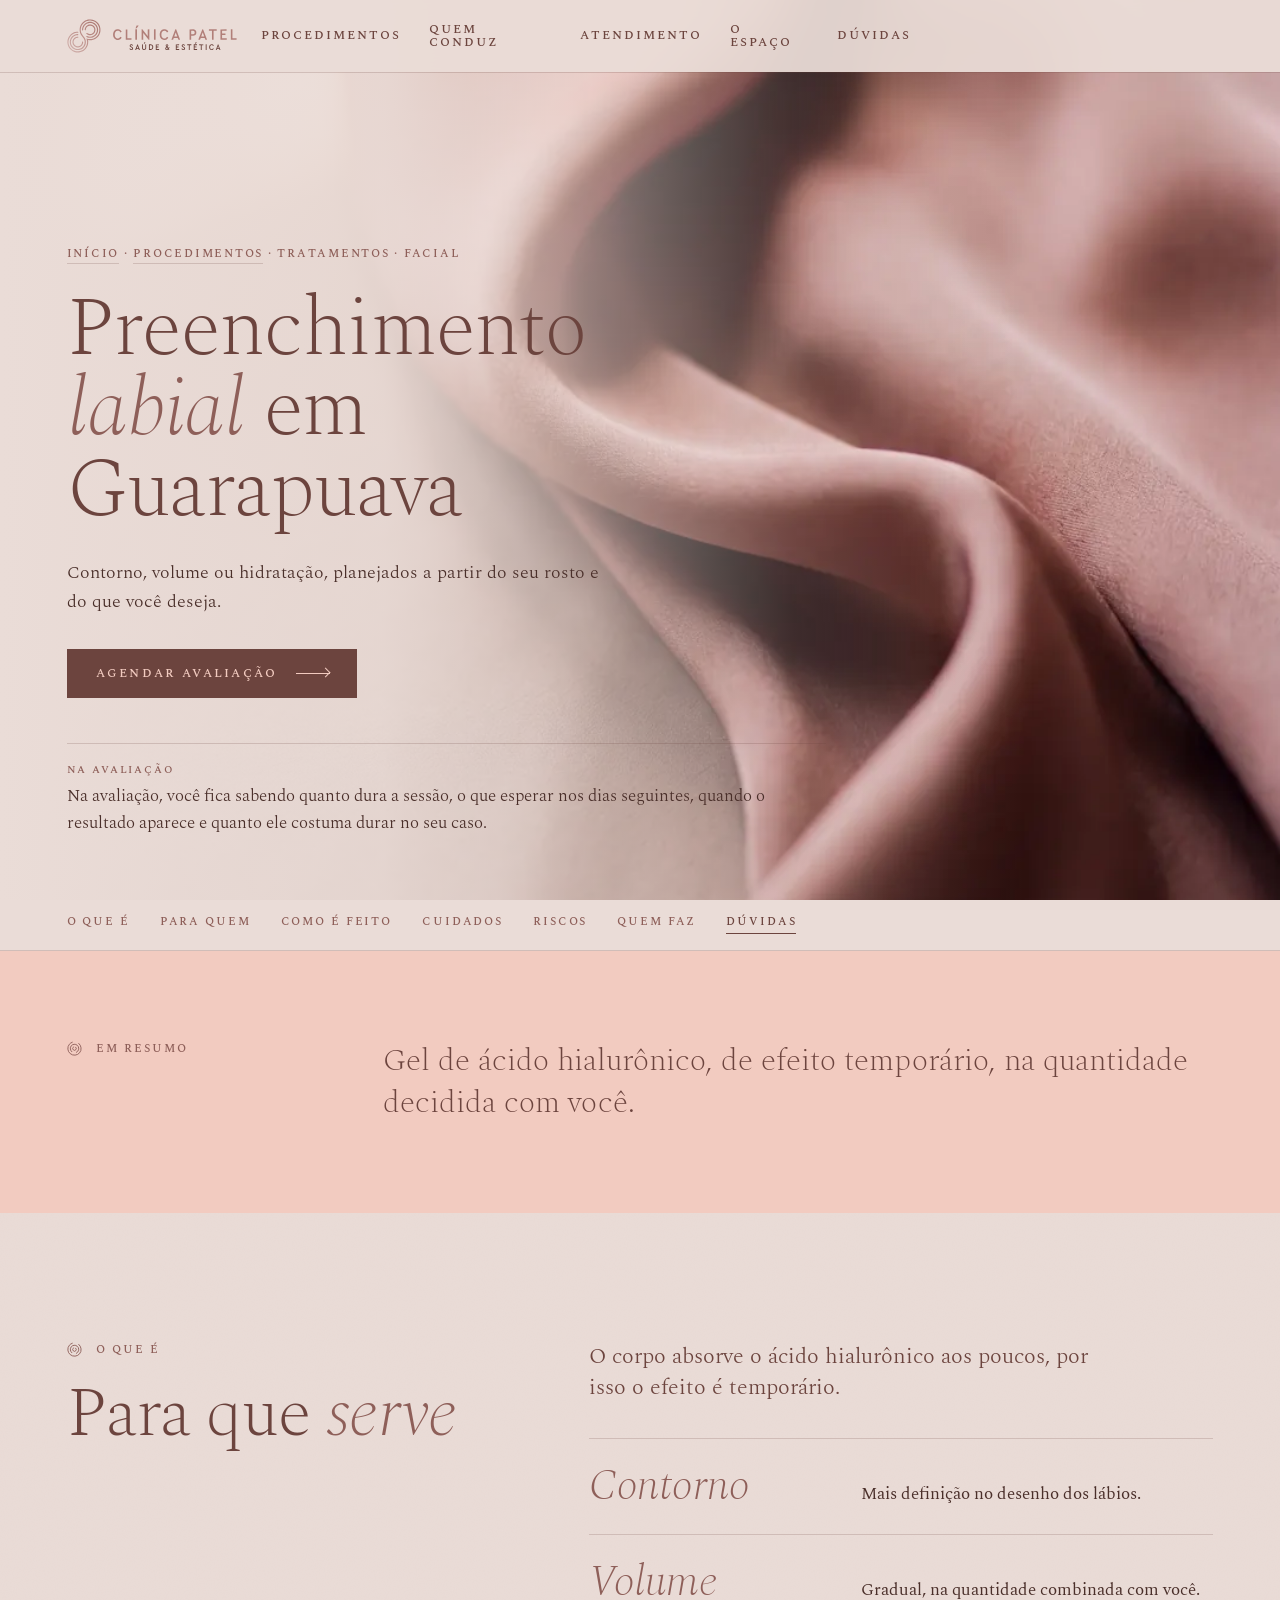
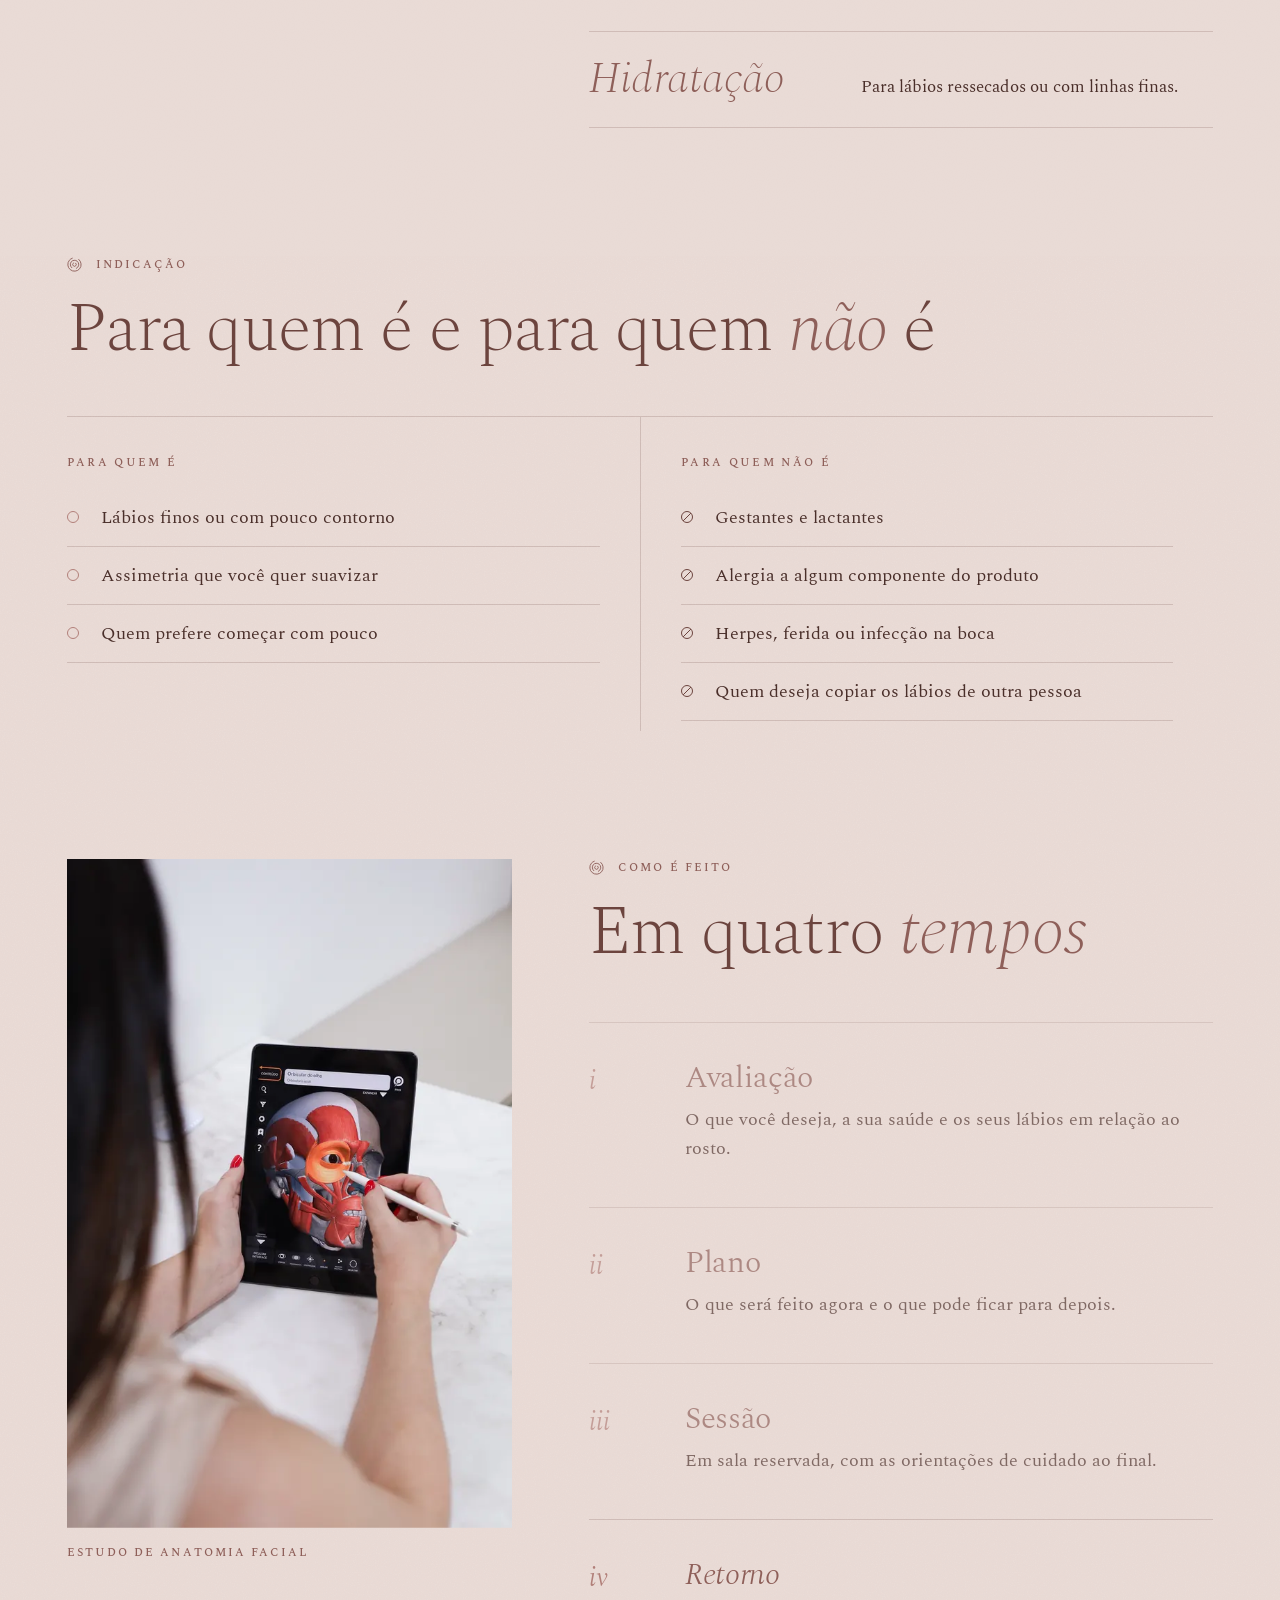
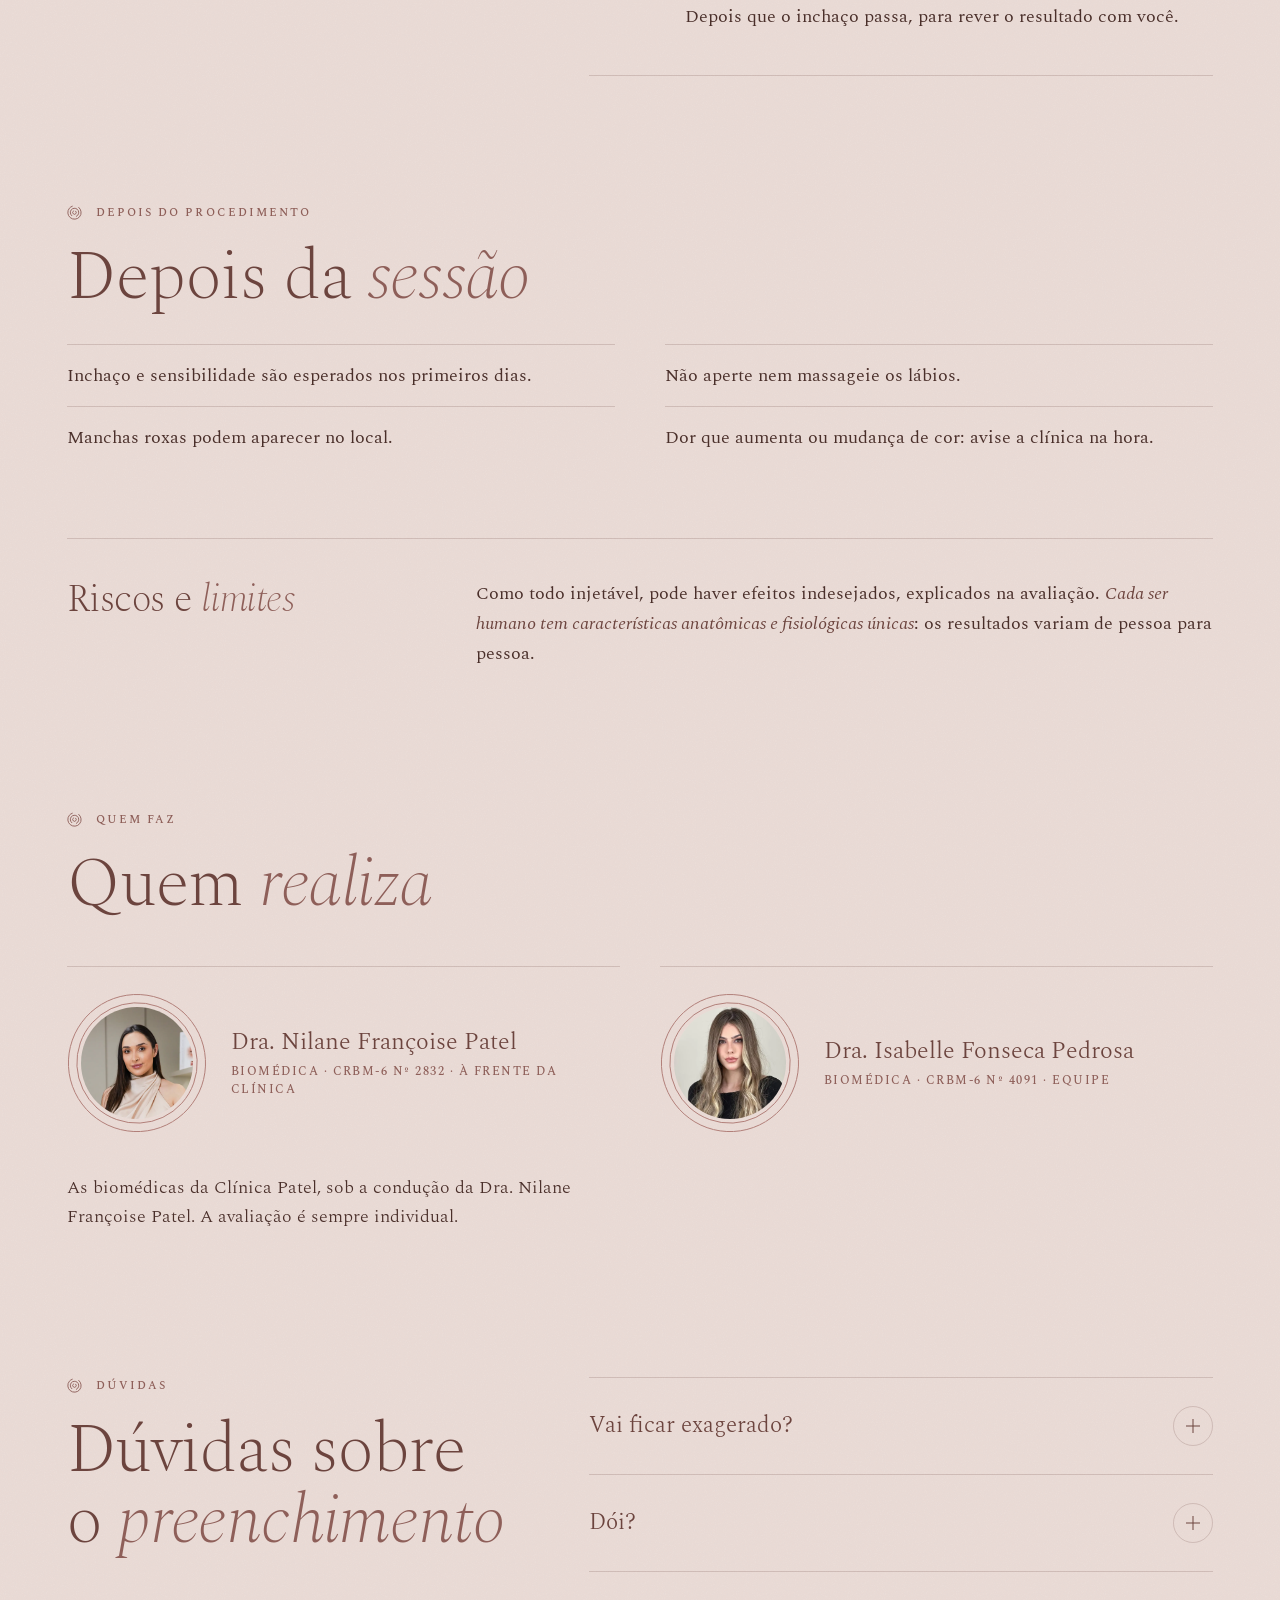
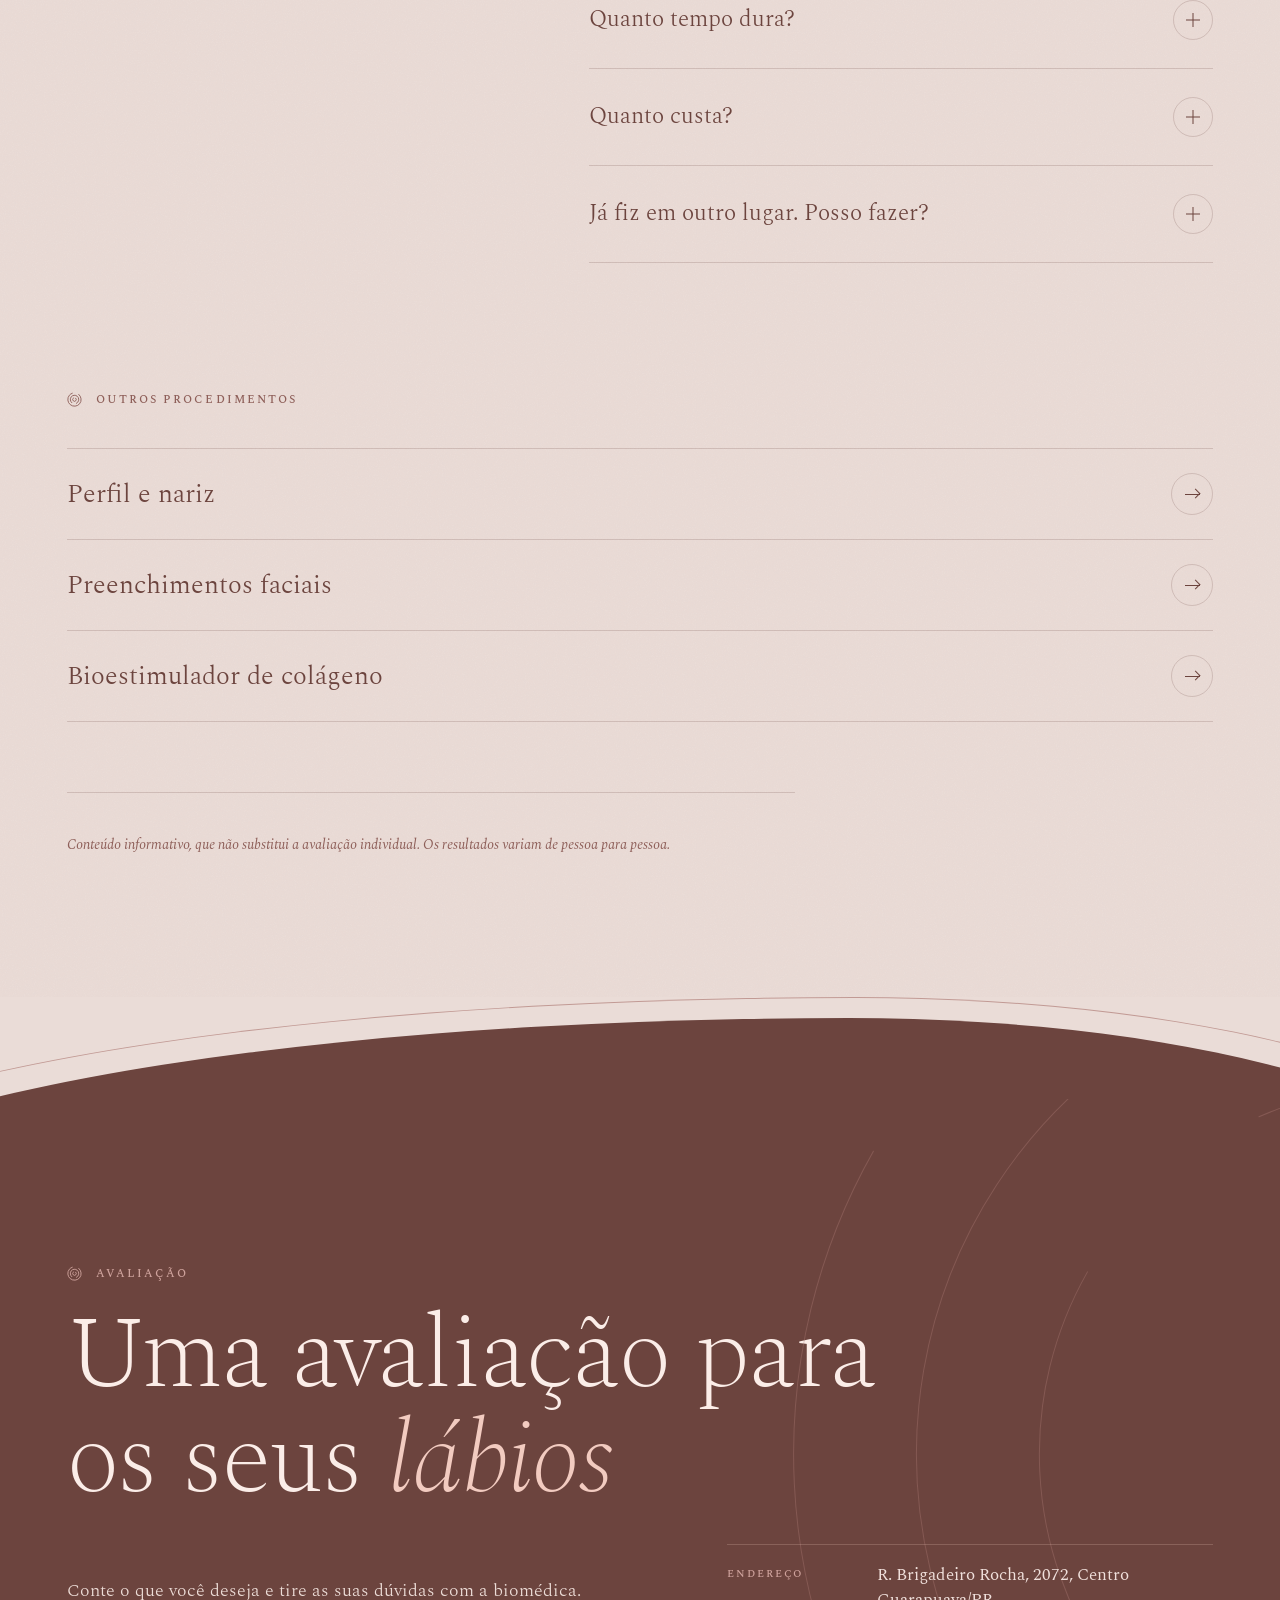
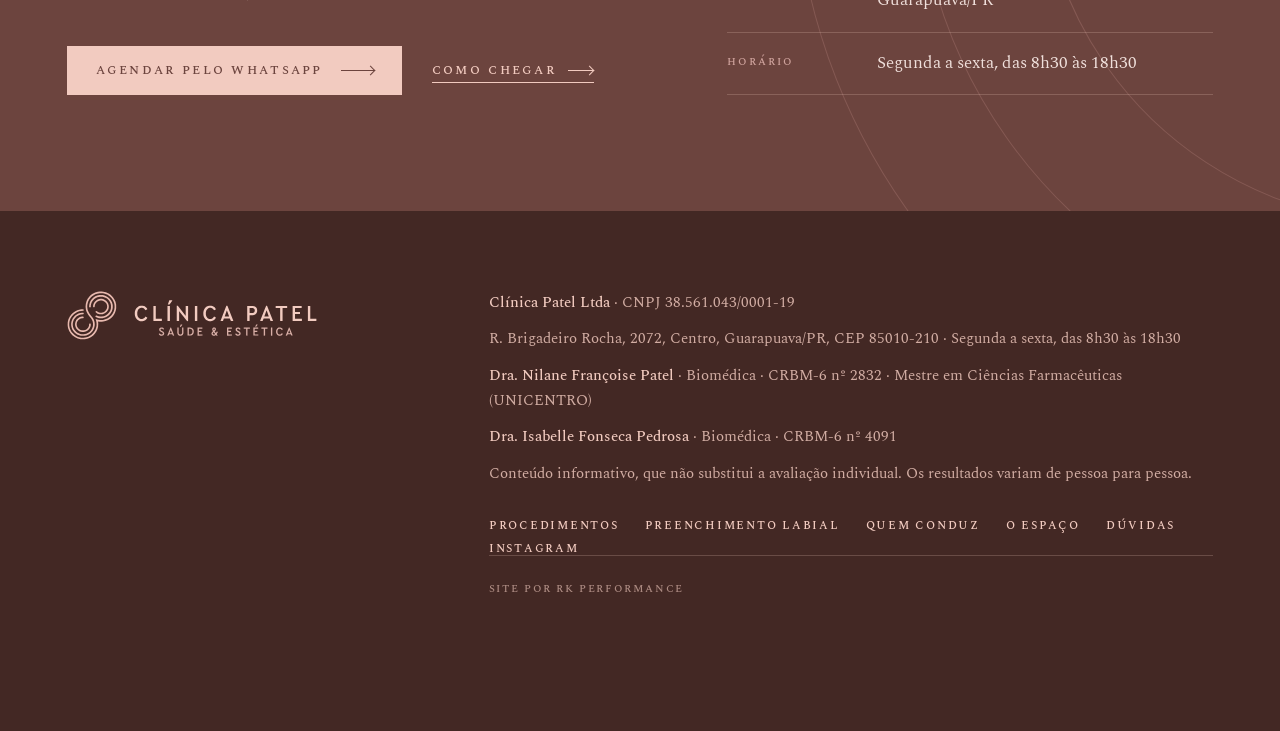
<file: preenchimento-labial-guarapuava/index.html>
<!DOCTYPE html>
<html lang="pt-BR">
<head>
<meta charset="utf-8">
<meta name="viewport" content="width=device-width, initial-scale=1, viewport-fit=cover">
<title>Preenchimento labial em Guarapuava · Clínica Patel</title>
<meta name="description" content="Preenchimento labial com ácido hialurônico em Guarapuava: para quem é, como é feito, cuidados e dúvidas. Clínica Patel, biomédicas inscritas no CRBM-6.">
<meta name="robots" content="noindex, nofollow">
<link rel="canonical" href="https://patel.rkperformance.com.br/preenchimento-labial-guarapuava/">
<meta property="og:type" content="website">
<meta property="og:locale" content="pt_BR">
<meta property="og:title" content="Preenchimento labial em Guarapuava · Clínica Patel">
<meta property="og:description" content="Preenchimento labial com ácido hialurônico em Guarapuava: para quem é, como é feito, cuidados e dúvidas. Clínica Patel, biomédicas inscritas no CRBM-6.">
<meta property="og:url" content="https://patel.rkperformance.com.br/preenchimento-labial-guarapuava/">
<meta property="og:image" content="https://patel.rkperformance.com.br/assets/img/og.jpg">
<meta name="theme-color" content="#EADCD7">
<link rel="icon" href="../favicon.svg" type="image/svg+xml">
<link rel="preconnect" href="https://fonts.googleapis.com">
<link rel="preconnect" href="https://fonts.gstatic.com" crossorigin>
<link href="https://fonts.googleapis.com/css2?family=Marcellus&amp;family=Spectral:ital,wght@0,200;0,300;0,400;0,500;1,200;1,300;1,400&amp;family=Spectral+SC:wght@500&amp;display=swap" rel="stylesheet">
<link rel="stylesheet" href="../assets/site.css?v=7a0350f8">
<script type="application/ld+json">{"@context": "https://schema.org", "@type": "HealthAndBeautyBusiness", "name": "Clínica Patel · Saúde e Estética", "url": "https://patel.rkperformance.com.br/", "image": "https://patel.rkperformance.com.br/assets/img/og.jpg", "address": {"@type": "PostalAddress", "streetAddress": "R. Brigadeiro Rocha, 2072", "addressLocality": "Guarapuava", "addressRegion": "PR", "postalCode": "85010-210", "addressCountry": "BR"}, "openingHours": "Mo-Fr 08:30-18:30", "sameAs": ["https://www.instagram.com/clinicapatel/"], "employee": [{"@type": "Person", "name": "Nilane Françoise Patel", "jobTitle": "Biomédica", "hasCredential": {"@type": "EducationalOccupationalCredential", "credentialCategory": "Registro profissional", "name": "CRBM-6 nº 2832"}}, {"@type": "Person", "name": "Isabelle Fonseca Pedrosa", "jobTitle": "Biomédica", "hasCredential": {"@type": "EducationalOccupationalCredential", "credentialCategory": "Registro profissional", "name": "CRBM-6 nº 4091"}}]}</script>
</head>
<body class="pagina">
<a class="pular" href="#conteudo">Pular para o conteúdo</a>
<header class="topo" id="topo">
  <a class="marca" href="../" aria-label="Clínica Patel, início"><img src="../assets/img/logo.svg" alt="Clínica Patel · Saúde &amp; Estética" width="185" height="34"></a>
  <nav id="menu" aria-label="Principal">
    <a href="../#procedimentos">procedimentos</a>
    <a href="../#conduz">quem conduz</a>
    <a href="../#atendimento">atendimento</a>
    <a href="../#espaco">o espaço</a>
    <a href="../#duvidas">dúvidas</a>
    <a class="btn" href="#" data-demo="wa" data-msg="Olá! Vi o site da Clínica Patel e gostaria de agendar uma avaliação.">agendar avaliação <span class="seta" aria-hidden="true"></span></a>
  </nav>
  <button class="menu-bt" type="button" aria-expanded="false" aria-controls="menu"><span>menu</span><i></i></button>
</header>
<main id="conteudo">

<section class="p-capa">
  <picture>
    <source media="(max-width: 860px)" type="image/webp" srcset="../assets/img/seda-cel.webp">
    <source media="(max-width: 860px)" srcset="../assets/img/seda-cel.jpg">
    <source type="image/webp" srcset="../assets/img/seda-1440.webp 1440w, ../assets/img/seda.webp 2400w" sizes="100vw">
    <img src="../assets/img/seda-1440.jpg" srcset="../assets/img/seda-1440.jpg 1440w, ../assets/img/seda.jpg 2400w" sizes="100vw" alt="" width="2400" height="1340" fetchpriority="high">
  </picture>
  <div class="envolve">
    <p class="trilha"><a href="../">início</a> · <a href="../#procedimentos">procedimentos</a> · tratamentos · facial</p>
    <h1>Preenchimento <em>labial</em> em Guarapuava</h1>
    <p class="sub">Contorno, volume ou hidratação, planejados a partir do seu rosto e do que você deseja.</p>
    <a class="btn" href="#" data-demo="wa" data-msg="Olá! Gostaria de agendar uma avaliação para preenchimento labial.">agendar avaliação <span class="seta" aria-hidden="true"></span></a>
    <p class="ficha-nota"><b>na avaliação</b>Na avaliação, você fica sabendo quanto dura a sessão, o que esperar nos dias seguintes, quando o resultado aparece e quanto ele costuma durar no seu caso.</p>
  </div>
</section>

<nav class="ancoras" aria-label="Nesta página">
  <div class="envolve">
    <a href="#o-que-e">o que é</a><a href="#para-quem">para quem</a><a href="#como">como é feito</a><a href="#cuidados">cuidados</a><a href="#riscos">riscos</a><a href="#quem-faz">quem faz</a><a href="#duvidas">dúvidas</a>
  </div>
</nav>

<section class="resumo" aria-label="Em resumo">
  <div class="envolve">
    <p class="rotulo"><svg class="anel-p" viewBox="0 0 16 16" aria-hidden="true"><g fill="none" stroke="currentColor" stroke-width=".9" stroke-linecap="round"><circle cx="8" cy="8" r="7.1" stroke-dasharray="37 7.6" transform="rotate(-50 8 8)"/><circle cx="8" cy="8" r="4.5" stroke-dasharray="22.5 5.8" transform="rotate(130 8 8)"/><circle cx="8" cy="8" r="1.9" stroke-dasharray="8.6 3.3" transform="rotate(-50 8 8)"/></g></svg> em resumo</p>
    <p class="rv">Gel de ácido hialurônico, de efeito temporário, na quantidade decidida com você.</p>
  </div>
</section>

<section class="bloco papel" id="o-que-e">
  <div class="envolve dupla">
    <div class="fixa"><p class="rotulo rv"><svg class="anel-p" viewBox="0 0 16 16" aria-hidden="true"><g fill="none" stroke="currentColor" stroke-width=".9" stroke-linecap="round"><circle cx="8" cy="8" r="7.1" stroke-dasharray="37 7.6" transform="rotate(-50 8 8)"/><circle cx="8" cy="8" r="4.5" stroke-dasharray="22.5 5.8" transform="rotate(130 8 8)"/><circle cx="8" cy="8" r="1.9" stroke-dasharray="8.6 3.3" transform="rotate(-50 8 8)"/></g></svg> o que é</p><h2 class="titulo rv">Para que <em>serve</em></h2></div>
    <div><div class="texto-curto rv"><p>O corpo absorve o ácido hialurônico aos poucos, por isso o efeito é temporário.</p></div><ul class="trio rv d1"><li><strong>Contorno</strong><span>Mais definição no desenho dos lábios.</span></li>
<li><strong>Volume</strong><span>Gradual, na quantidade combinada com você.</span></li>
<li><strong>Hidratação</strong><span>Para lábios ressecados ou com linhas finas.</span></li></ul></div>
  </div>
</section>

<section class="bloco papel" id="para-quem">
  <div class="envolve">
    <p class="rotulo rv"><svg class="anel-p" viewBox="0 0 16 16" aria-hidden="true"><g fill="none" stroke="currentColor" stroke-width=".9" stroke-linecap="round"><circle cx="8" cy="8" r="7.1" stroke-dasharray="37 7.6" transform="rotate(-50 8 8)"/><circle cx="8" cy="8" r="4.5" stroke-dasharray="22.5 5.8" transform="rotate(130 8 8)"/><circle cx="8" cy="8" r="1.9" stroke-dasharray="8.6 3.3" transform="rotate(-50 8 8)"/></g></svg> indicação</p>
    <h2 class="titulo rv">Para quem é e para quem <em>não</em> é</h2>
    <div class="para-quem rv">
      <div><h3>para quem é</h3><ul><li>Lábios finos ou com pouco contorno</li>
<li>Assimetria que você quer suavizar</li>
<li>Quem prefere começar com pouco</li></ul></div>
      <div class="nao"><h3>para quem não é</h3><ul><li>Gestantes e lactantes</li>
<li>Alergia a algum componente do produto</li>
<li>Herpes, ferida ou infecção na boca</li>
<li>Quem deseja copiar os lábios de outra pessoa</li></ul></div>
    </div>
  </div>
</section>

<section class="bloco papel" id="como">
  <div class="envolve dupla">
    <div class="fixa">
      <figure class="moldura rv" style="margin:0">
        <div class="foto varre" style="aspect-ratio:2/3;overflow:hidden"><picture><source type="image/webp" srcset="../assets/img/planejamento-640.webp 640w, ../assets/img/planejamento.webp 1100w" sizes="(max-width: 860px) 92vw, 36vw"><img src="../assets/img/planejamento-640.jpg" srcset="../assets/img/planejamento-640.jpg 640w, ../assets/img/planejamento.jpg 1100w" sizes="(max-width: 860px) 92vw, 36vw" alt="Planejamento facial em um tablet com anatomia do rosto, na Clínica Patel" loading="lazy" decoding="async"></picture></div>
        <figcaption class="rotulo" style="margin-top:16px">estudo de anatomia facial</figcaption>
      </figure>
    </div>
    <div>
      <p class="rotulo rv"><svg class="anel-p" viewBox="0 0 16 16" aria-hidden="true"><g fill="none" stroke="currentColor" stroke-width=".9" stroke-linecap="round"><circle cx="8" cy="8" r="7.1" stroke-dasharray="37 7.6" transform="rotate(-50 8 8)"/><circle cx="8" cy="8" r="4.5" stroke-dasharray="22.5 5.8" transform="rotate(130 8 8)"/><circle cx="8" cy="8" r="1.9" stroke-dasharray="8.6 3.3" transform="rotate(-50 8 8)"/></g></svg> como é feito</p>
      <h2 class="titulo rv">Em quatro <em>tempos</em></h2>
      <ol class="etapas">
<li><div><h3>Avaliação</h3><p>O que você deseja, a sua saúde e os seus lábios em relação ao rosto.</p></div></li>
<li><div><h3>Plano</h3><p>O que será feito agora e o que pode ficar para depois.</p></div></li>
<li><div><h3>Sessão</h3><p>Em sala reservada, com as orientações de cuidado ao final.</p></div></li>
<li><div><h3>Retorno</h3><p>Depois que o inchaço passa, para rever o resultado com você.</p></div></li>
      </ol>
    </div>
  </div>
</section>

<section class="bloco papel" id="cuidados">
  <div class="envolve cuidados">
    <p class="rotulo rv"><svg class="anel-p" viewBox="0 0 16 16" aria-hidden="true"><g fill="none" stroke="currentColor" stroke-width=".9" stroke-linecap="round"><circle cx="8" cy="8" r="7.1" stroke-dasharray="37 7.6" transform="rotate(-50 8 8)"/><circle cx="8" cy="8" r="4.5" stroke-dasharray="22.5 5.8" transform="rotate(130 8 8)"/><circle cx="8" cy="8" r="1.9" stroke-dasharray="8.6 3.3" transform="rotate(-50 8 8)"/></g></svg> depois do procedimento</p>
    <h2 class="titulo rv">Depois da <em>sessão</em></h2>
    <ul class="rv"><li>Inchaço e sensibilidade são esperados nos primeiros dias.</li>
<li>Manchas roxas podem aparecer no local.</li>
<li>Não aperte nem massageie os lábios.</li>
<li>Dor que aumenta ou mudança de cor: avise a clínica na hora.</li></ul>
    <div class="riscos rv" id="riscos">
      <h3>Riscos e <em>limites</em></h3>
      <div><p>Como todo injetável, pode haver efeitos indesejados, explicados na avaliação. <span class="literal">Cada ser humano tem características anatômicas e fisiológicas únicas</span>: os resultados variam de pessoa para pessoa.</p></div>
    </div>
  </div>
</section>

<section class="bloco papel" id="quem-faz">
  <div class="envolve">
    <p class="rotulo rv"><svg class="anel-p" viewBox="0 0 16 16" aria-hidden="true"><g fill="none" stroke="currentColor" stroke-width=".9" stroke-linecap="round"><circle cx="8" cy="8" r="7.1" stroke-dasharray="37 7.6" transform="rotate(-50 8 8)"/><circle cx="8" cy="8" r="4.5" stroke-dasharray="22.5 5.8" transform="rotate(130 8 8)"/><circle cx="8" cy="8" r="1.9" stroke-dasharray="8.6 3.3" transform="rotate(-50 8 8)"/></g></svg> quem faz</p>
    <h2 class="titulo rv">Quem <em>realiza</em></h2>
    <div class="quem-faz">
      <div class="prof rv"><div class="circ"><picture><source type="image/webp" srcset="../assets/img/nilane-circ.webp 720w" sizes="140px"><img src="../assets/img/nilane-circ.jpg" srcset="../assets/img/nilane-circ.jpg 720w" sizes="140px" alt="Dra. Nilane Françoise Patel" loading="lazy" decoding="async"></picture><svg class="aneis " viewBox="0 0 1000 1000" aria-hidden="true" ><g stroke-width="1" stroke-linecap="round"><circle cx="500" cy="500" r="490" stroke-dasharray="2678.5 400.2" transform="rotate(-48 500 500)"/><circle cx="500" cy="500" r="430" stroke-dasharray="2350.5 351.2" transform="rotate(132 500 500)"/></g></svg></div><div><b>Dra. Nilane Françoise Patel</b><span>Biomédica · CRBM-6 nº 2832 · À frente da clínica</span></div></div>
      <div class="prof rv d1"><div class="circ"><picture><source type="image/webp" srcset="../assets/img/isabelle-circ.webp 720w" sizes="140px"><img src="../assets/img/isabelle-circ.jpg" srcset="../assets/img/isabelle-circ.jpg 720w" sizes="140px" alt="Dra. Isabelle Fonseca Pedrosa" loading="lazy" decoding="async"></picture><svg class="aneis " viewBox="0 0 1000 1000" aria-hidden="true" ><g stroke-width="1" stroke-linecap="round"><circle cx="500" cy="500" r="490" stroke-dasharray="2678.5 400.2" transform="rotate(-48 500 500)"/><circle cx="500" cy="500" r="430" stroke-dasharray="2350.5 351.2" transform="rotate(132 500 500)"/></g></svg></div><div><b>Dra. Isabelle Fonseca Pedrosa</b><span>Biomédica · CRBM-6 nº 4091 · Equipe</span></div></div>
    </div>
    <p class="intro rv" style="margin-top:40px">As biomédicas da Clínica Patel, sob a condução da Dra. Nilane Françoise Patel. A avaliação é sempre individual.</p>
  </div>
</section>

<section class="bloco papel" id="duvidas">
  <div class="envolve dupla">
    <div class="fixa"><p class="rotulo rv"><svg class="anel-p" viewBox="0 0 16 16" aria-hidden="true"><g fill="none" stroke="currentColor" stroke-width=".9" stroke-linecap="round"><circle cx="8" cy="8" r="7.1" stroke-dasharray="37 7.6" transform="rotate(-50 8 8)"/><circle cx="8" cy="8" r="4.5" stroke-dasharray="22.5 5.8" transform="rotate(130 8 8)"/><circle cx="8" cy="8" r="1.9" stroke-dasharray="8.6 3.3" transform="rotate(-50 8 8)"/></g></svg> dúvidas</p><h2 class="titulo rv">Dúvidas sobre o <em>preenchimento</em></h2></div>
    <div class="faq">
<details class="rv"><summary>Vai ficar exagerado?<i aria-hidden="true"></i></summary><div class="r"><p>A quantidade é decidida com você. Se prefere algo discreto, o plano parte daí.</p></div></details>
<details class="rv"><summary>Dói?<i aria-hidden="true"></i></summary><div class="r"><p>A sensibilidade varia. Na avaliação, a profissional explica como o seu conforto é cuidado.</p></div></details>
<details class="rv"><summary>Quanto tempo dura?<i aria-hidden="true"></i></summary><div class="r"><p>O efeito é temporário e varia de pessoa para pessoa. A estimativa é dada na avaliação.</p></div></details>
<details class="rv"><summary>Quanto custa?<i aria-hidden="true"></i></summary><div class="r"><p>O Código de Ética do Biomédico não permite divulgar valores. Eles são informados na avaliação, e a decisão é sua.</p></div></details>
<details class="rv"><summary>Já fiz em outro lugar. Posso fazer?<i aria-hidden="true"></i></summary><div class="r"><p>Depende da avaliação, que considera o que já foi feito. Traga a data e o local.</p></div></details>
    </div>
  </div>
</section>

<section class="bloco papel" aria-label="Outros procedimentos">
  <div class="envolve">
    <p class="rotulo rv"><svg class="anel-p" viewBox="0 0 16 16" aria-hidden="true"><g fill="none" stroke="currentColor" stroke-width=".9" stroke-linecap="round"><circle cx="8" cy="8" r="7.1" stroke-dasharray="37 7.6" transform="rotate(-50 8 8)"/><circle cx="8" cy="8" r="4.5" stroke-dasharray="22.5 5.8" transform="rotate(130 8 8)"/><circle cx="8" cy="8" r="1.9" stroke-dasharray="8.6 3.3" transform="rotate(-50 8 8)"/></g></svg> outros procedimentos</p>
    <div class="relacionados rv">
<a href="#" data-demo="wa" data-msg="Olá! Gostaria de agendar uma avaliação para perfil e nariz.">Perfil e nariz<span class="ir"><span class="seta" aria-hidden="true"></span></span></a>
<a href="#" data-demo="wa" data-msg="Olá! Gostaria de agendar uma avaliação para preenchimentos faciais.">Preenchimentos faciais<span class="ir"><span class="seta" aria-hidden="true"></span></span></a>
<a href="#" data-demo="wa" data-msg="Olá! Gostaria de agendar uma avaliação para bioestimulador de colágeno.">Bioestimulador de colágeno<span class="ir"><span class="seta" aria-hidden="true"></span></span></a>
    </div>
    <p class="aviso-pagina">Conteúdo informativo, que não substitui a avaliação individual. Os resultados variam de pessoa para pessoa.</p>
  </div>
</section>

<div class="arco sobe fio" style="--fundo:var(--po);--bolha:var(--cacau)" aria-hidden="true"></div>
<section class="contato cacau">
  <svg class="aneis " viewBox="0 0 1000 1000" aria-hidden="true" data-gira="-.03"><g stroke-width="1" stroke-linecap="round"><circle cx="500" cy="500" r="480" stroke-dasharray="2623.9 392.1" transform="rotate(-48 500 500)"/><circle cx="500" cy="500" r="384" stroke-dasharray="2099.1 313.7" transform="rotate(132 500 500)"/><circle cx="500" cy="500" r="288" stroke-dasharray="1574.3 235.2" transform="rotate(-48 500 500)"/></g></svg>
  <div class="envolve">
    <p class="rotulo rv"><svg class="anel-p" viewBox="0 0 16 16" aria-hidden="true"><g fill="none" stroke="currentColor" stroke-width=".9" stroke-linecap="round"><circle cx="8" cy="8" r="7.1" stroke-dasharray="37 7.6" transform="rotate(-50 8 8)"/><circle cx="8" cy="8" r="4.5" stroke-dasharray="22.5 5.8" transform="rotate(130 8 8)"/><circle cx="8" cy="8" r="1.9" stroke-dasharray="8.6 3.3" transform="rotate(-50 8 8)"/></g></svg> avaliação</p>
    <h2 class="titulo rv">Uma avaliação para os seus <em>lábios</em></h2>
    <div class="grade">
      <div>
        <p class="rv">Conte o que você deseja e tire as suas dúvidas com a biomédica.</p>
        <div class="acoes rv d1">
          <a class="btn claro" href="#" data-demo="wa" data-msg="Olá! Gostaria de agendar uma avaliação para preenchimento labial.">agendar pelo whatsapp <span class="seta" aria-hidden="true"></span></a>
          <a class="link" href="https://maps.google.com/?cid=13364334448513398230" target="_blank" rel="noopener">como chegar <span class="seta" aria-hidden="true"></span></a>
        </div>
      </div>
      <ul class="dados rv d1">
        <li><b>endereço</b><span>R. Brigadeiro Rocha, 2072, Centro<br>Guarapuava/PR</span></li>
        <li><b>horário</b><span>Segunda a sexta, das 8h30 às 18h30</span></li>
      </ul>
    </div>
  </div>
</section>

</main>
<footer class="rodape">
  <div class="envolve grade">
    <div><a class="marca" href="../"><img src="../assets/img/logo-claro.svg" alt="Clínica Patel · Saúde &amp; Estética" width="250" height="46" loading="lazy"></a></div>
    <div class="legal">
      <p><b>Clínica Patel Ltda</b> · CNPJ 38.561.043/0001-19</p>
      <p>R. Brigadeiro Rocha, 2072, Centro, Guarapuava/PR, CEP&nbsp;85010-210 · Segunda a sexta, das 8h30 às 18h30</p>
      <p><b>Dra. Nilane Françoise Patel</b> · Biomédica · CRBM-6 nº 2832 · Mestre em Ciências Farmacêuticas (UNICENTRO)</p>
      <p><b>Dra. Isabelle Fonseca Pedrosa</b> · Biomédica · CRBM-6 nº 4091</p>
      <p>Conteúdo informativo, que não substitui a avaliação individual. Os resultados variam de pessoa para pessoa.</p>
      <nav aria-label="Rodapé"><a href="../#procedimentos">procedimentos</a><a href="../preenchimento-labial-guarapuava/">preenchimento labial</a><a href="../#conduz">quem conduz</a><a href="../#espaco">o espaço</a><a href="../#duvidas">dúvidas</a><a href="https://www.instagram.com/clinicapatel/" target="_blank" rel="noopener">instagram</a></nav>
      <p class="rk">Site por RK Performance</p>
    </div>
  </div>
</footer>
<a class="flut" href="#" data-demo="wa" data-msg="Olá! Gostaria de agendar uma avaliação para preenchimento labial." aria-label="Agendar avaliação pelo WhatsApp"><svg viewBox="0 0 24 24" fill="none" stroke="currentColor" stroke-width="1.4" stroke-linecap="round" stroke-linejoin="round" aria-hidden="true"><path d="M21 12a9 9 0 0 1-13.3 7.9L3 21l1.2-4.5A9 9 0 1 1 21 12z"/></svg><span>agendar</span></a>
<nav class="barra-cel" aria-label="Ações rápidas">
  <a href="#" data-demo="wa" data-msg="Olá! Gostaria de agendar uma avaliação para preenchimento labial."><svg viewBox="0 0 24 24" fill="none" stroke="currentColor" stroke-width="1.4" stroke-linecap="round" stroke-linejoin="round" aria-hidden="true"><path d="M21 12a9 9 0 0 1-13.3 7.9L3 21l1.2-4.5A9 9 0 1 1 21 12z"/></svg>agendar</a>
  <a href="#" data-demo="tel"><svg viewBox="0 0 24 24" fill="none" stroke="currentColor" stroke-width="1.4" stroke-linecap="round" stroke-linejoin="round" aria-hidden="true"><path d="M5 4h4l2 5-2.5 1.5a11 11 0 0 0 5 5L15 13l5 2v4a2 2 0 0 1-2 2A16 16 0 0 1 3 6a2 2 0 0 1 2-2"/></svg>ligar</a>
  <a href="https://maps.google.com/?cid=13364334448513398230" target="_blank" rel="noopener"><svg viewBox="0 0 24 24" fill="none" stroke="currentColor" stroke-width="1.4" stroke-linecap="round" stroke-linejoin="round" aria-hidden="true"><path d="M12 21s-7-6.2-7-11.5a7 7 0 0 1 14 0C19 14.8 12 21 12 21z"/><circle cx="12" cy="9.5" r="2.5"/></svg>como chegar</a>
</nav>
<dialog class="demo" id="demo" aria-labelledby="demo-tit">
  <div class="in">
    <button class="fecha-x" type="button" data-fecha aria-label="Fechar">×</button>
    <p class="rotulo"><svg class="anel-p" viewBox="0 0 16 16" aria-hidden="true"><g fill="none" stroke="currentColor" stroke-width=".9" stroke-linecap="round"><circle cx="8" cy="8" r="7.1" stroke-dasharray="37 7.6" transform="rotate(-50 8 8)"/><circle cx="8" cy="8" r="4.5" stroke-dasharray="22.5 5.8" transform="rotate(130 8 8)"/><circle cx="8" cy="8" r="1.9" stroke-dasharray="8.6 3.3" transform="rotate(-50 8 8)"/></g></svg> prévia de apresentação</p>
    <h3 id="demo-tit">Agendar pelo WhatsApp</h3>
    <p id="demo-txt">No site final, este botão abre o WhatsApp da Clínica Patel com a mensagem já escrita:</p>
    <blockquote id="demo-msg">Olá! Gostaria de agendar uma avaliação para preenchimento labial.</blockquote>
    <p id="demo-extra" hidden><a class="link" href="../preenchimento-labial-guarapuava/">conhecer a página de preenchimento labial <span class="seta" aria-hidden="true"></span></a></p>
    <div class="acoes">
      <a class="btn" href="https://wa.me/5542999833348?text=Vi%20a%20pr%C3%A9via%20do%20site%20da%20Cl%C3%ADnica%20Patel" target="_blank" rel="noopener">falar com a RK <span class="seta" aria-hidden="true"></span></a>
      <button class="link" type="button" data-fecha style="background:none;border:0;cursor:pointer">fechar</button>
    </div>
  </div>
</dialog>
<script src="../assets/site.js?v=7a0350f8"></script>
</body>
</html>
</file>
<file: assets/site.css>
/* Clínica Patel · Saúde e Estética · prévia RK Performance · out/2026
   Direção "capa de revista": base pó de rosa, cacau e rosé do logo; Marcellus + Spectral + Spectral SC.
   Assinatura: o nome PATEL como janela da foto e os anéis do símbolo. */

:root {
  --po: #EADCD7;          /* base: pó de rosa (fica a 5,8+ de todos os fundos das prévias de Guarapuava) */
  --po-2: #E2D0CA;        /* apoio */
  --blush: #F2CBC0;       /* rosa-blush das artes */
  --rosa: #CEA29C;        /* rosa antigo */
  --rose: #B17F79;        /* rosé do logo */
  --rose-esc: #8E5F59;    /* rosé escurecido p/ itálico sobre claro (contraste 4:1) */
  --cacau: #6C443E;       /* cacau do logo */
  --cacau-2: #573530;
  --cacau-3: #432824;
  --tinta: #4A2F2A;       /* texto corrido sobre claro */
  --linha: rgba(108, 68, 62, .2);
  --linha-clara: rgba(242, 203, 192, .22);
  --margem: clamp(20px, 5.2vw, 76px);
  --largura: 1340px;
  --display: "Spectral", Georgia, serif;
  --marca: "Marcellus", "Spectral", serif;
  --rotulo: "Spectral SC", "Spectral", serif;
  --ease: cubic-bezier(.65, 0, .2, 1);
  --sai: cubic-bezier(.2, .7, .2, 1);
  --topo: 98px;
}

*, *::before, *::after { box-sizing: border-box; }
html { -webkit-text-size-adjust: 100%; scroll-behavior: auto; }
body {
  margin: 0;
  background: var(--po);
  color: var(--tinta);
  font: 400 18px/1.66 var(--display);
  font-variant-numeric: lining-nums;
  -webkit-font-smoothing: antialiased;
  text-rendering: optimizeLegibility;
  overflow-x: hidden;
}
img, svg, video, picture { display: block; max-width: 100%; }
a { color: inherit; }
p { margin: 0 0 1em; }
h1, h2, h3, h4 { margin: 0; font-weight: 200; font-family: var(--display); line-height: 1.04; letter-spacing: -.012em; color: var(--cacau); }
em, .it { font-style: italic; }
h1 em, h2 em, h3 em, .titulo em { color: var(--rose-esc); font-weight: 200; }
::selection { background: var(--cacau); color: var(--blush); }
.oculto { position: absolute !important; width: 1px; height: 1px; overflow: hidden; clip: rect(0 0 0 0); white-space: nowrap; }
.pular { position: absolute; left: 12px; top: -60px; z-index: 200; background: var(--cacau); color: var(--blush); padding: 10px 16px; font-family: var(--rotulo); }
.pular:focus { top: 12px; }
:focus-visible { outline: 1px solid var(--cacau); outline-offset: 4px; }

/* papel: ruído fino e ESTÁTICO só nas superfícies claras */
.papel { position: relative; isolation: isolate; }
.papel::before {
  content: ""; position: absolute; inset: 0; z-index: -1; pointer-events: none; opacity: .5;
  background-image: url("data:image/svg+xml;utf8,<svg xmlns='http://www.w3.org/2000/svg' width='220' height='220'><filter id='r'><feTurbulence type='fractalNoise' baseFrequency='.9' numOctaves='2' stitchTiles='stitch'/><feColorMatrix values='0 0 0 0 .42  0 0 0 0 .27  0 0 0 0 .24  0 0 0 .07 0'/></filter><rect width='100%' height='100%' filter='url(%23r)'/></svg>");
}

.envolve { width: min(100% - 2 * var(--margem), var(--largura)); margin-inline: auto; }

/* ---------- rótulos, botões, links ---------- */
.rotulo { font: 500 13px/1.3 var(--rotulo); letter-spacing: .16em; text-transform: lowercase; color: var(--rose-esc); margin: 0 0 22px; display: flex; align-items: center; gap: 14px; }
.rotulo .anel-p { width: 15px; height: 15px; flex: none; }
.escuro .rotulo, .cacau .rotulo { color: var(--rosa); }

.btn {
  --c: var(--cacau); --t: var(--blush);
  position: relative; display: inline-flex; align-items: center; gap: 18px;
  padding: 17px 26px 17px 28px; border: 1px solid var(--c); background: var(--c); color: var(--t);
  font: 500 13.5px/1 var(--rotulo); letter-spacing: .17em; text-transform: lowercase; text-decoration: none;
  cursor: pointer; transition: background .45s var(--sai), color .45s var(--sai);
}
.btn .seta { width: 34px; height: 9px; flex: none; transition: width .5s var(--sai); }
.btn:hover .seta { width: 52px; }
.btn:hover { background: transparent; color: var(--c); }
.btn.claro { --c: var(--blush); --t: var(--cacau); }
.btn.claro:hover { color: var(--blush); }
.link {
  display: inline-flex; align-items: center; gap: 12px; font: 500 13.5px/1 var(--rotulo); letter-spacing: .17em; text-transform: lowercase;
  text-decoration: none; color: var(--cacau); padding: 6px 0; background: linear-gradient(currentColor, currentColor) 0 100% / 100% 1px no-repeat;
  transition: background-size .5s var(--sai);
}
.link:hover { background-size: 0 1px; background-position: 100% 100%; }
.link .seta { width: 26px; height: 9px; }
.cacau .link, .escuro .link { color: var(--blush); }

/* ---------- topo ---------- */
.aviso-previa {
  position: fixed; inset: 0 0 auto; z-index: 90; height: 26px; display: flex; align-items: center; justify-content: center;
  background: var(--cacau-3); color: var(--blush); font: 500 11.5px/1 var(--rotulo); letter-spacing: .16em; text-transform: lowercase; padding: 0 12px; text-align: center;
}
.topo {
  position: fixed; inset: 26px 0 auto; z-index: 80; height: 72px;
  display: flex; align-items: center; justify-content: space-between; gap: 24px; padding: 0 var(--margem);
  transition: background .5s var(--sai), box-shadow .5s var(--sai), color .4s;
}
.topo.solido { background: rgba(234, 220, 215, .94); backdrop-filter: blur(10px); -webkit-backdrop-filter: blur(10px); box-shadow: 0 1px 0 var(--linha); }
.topo .marca img { height: 34px; width: auto; }
.topo nav { display: flex; align-items: center; gap: clamp(18px, 2.2vw, 34px); }
.topo nav a:not(.btn) { font: 500 13.5px/1 var(--rotulo); letter-spacing: .15em; text-transform: lowercase; text-decoration: none; color: var(--cacau); position: relative; padding: 6px 0; }
.topo nav a:not(.btn)::after { content: ""; position: absolute; left: 0; right: 0; bottom: 0; height: 1px; background: currentColor; transform: scaleX(0); transform-origin: right; transition: transform .5s var(--sai); }
.topo nav a:not(.btn):hover::after { transform: scaleX(1); transform-origin: left; }
.topo .btn { padding: 13px 18px 13px 20px; }
.menu-bt { display: none; background: none; border: 0; color: var(--cacau); font: 500 14px/1 var(--rotulo); letter-spacing: .16em; text-transform: lowercase; cursor: pointer; padding: 10px 0; align-items: center; gap: 10px; }
.menu-bt i { display: block; width: 26px; height: 1px; background: currentColor; position: relative; }
.menu-bt i::after { content: ""; position: absolute; left: 6px; right: 0; top: 6px; height: 1px; background: currentColor; }

/* ---------- capa (abertura) ---------- */
.capa { position: relative; height: 270vh; background: var(--po); }
.capa-pin { position: sticky; top: 0; height: 100vh; height: 100svh; overflow: hidden; }
.capa-foto, .capa-foto img { position: absolute; inset: 0; width: 100%; height: 100%; }
.capa-foto img { object-fit: cover; object-position: 60% 30%; transform-origin: 60% 30%; will-change: transform; }
.capa-veu { position: absolute; inset: 0; pointer-events: none; opacity: 0;
  background: linear-gradient(90deg, rgba(67, 40, 36, .62) 0%, rgba(67, 40, 36, .34) 34%, rgba(67, 40, 36, 0) 62%), linear-gradient(0deg, rgba(67, 40, 36, .55) 0%, rgba(67, 40, 36, 0) 42%); }
.capa-mascara { position: absolute; inset: 0; width: 100%; height: 100%; display: none; }
.capa-mascara .fundo { fill: var(--po); }
.capa-mascara text { font-family: var(--marca); }
.capa-cabeca, .capa-creditos { position: absolute; left: 0; right: 0; display: none; }
.capa-cabeca { pointer-events: none; }
.capa-cabeca .sobre, .capa-cabeca .sob { position: absolute; left: 0; right: 0; text-align: center; font: 500 clamp(12px, 1.05vw, 15px)/1 var(--rotulo); letter-spacing: .5em; text-transform: lowercase; color: var(--cacau); }
.capa-cabeca .sob { color: var(--rose-esc); }
.capa-cabeca .simb { position: absolute; left: 50%; width: clamp(34px, 3.2vw, 46px); height: auto; transform: translateX(-50%); overflow: visible; }
.capa-cabeca .simb path { fill: url(#roseCapa); stroke: var(--rose); stroke-width: 1.2; }
.capa-creditos { bottom: 0; padding: 0 var(--margem) 30px; }
.capa-creditos .linha { display: grid; grid-template-columns: 1.1fr 1fr auto; align-items: end; gap: 32px; border-top: 1px solid var(--linha); padding-top: 20px; max-width: var(--largura); margin: 0 auto; }
.capa-creditos .col { font: 400 15px/1.5 var(--display); color: var(--tinta); }
.capa-creditos .col b { display: block; font: 500 12px/1.2 var(--rotulo); letter-spacing: .18em; text-transform: lowercase; color: var(--rose-esc); margin-bottom: 6px; font-weight: 500; }
.capa-creditos a.col { text-decoration: none; }
.capa-creditos a.col span { border-bottom: 1px solid var(--linha); }
.capa-texto { position: absolute; left: 0; right: 0; bottom: 0; padding: 0 var(--margem) clamp(40px, 7vh, 84px); color: var(--blush); }
.capa-texto .envolve { display: grid; gap: 22px; }
.capa-texto h1 { color: #FBEDE8; font-size: clamp(44px, 6.1vw, 96px); max-width: 13.5em; line-height: 1.02; }
.capa-texto h1 em { color: var(--blush); }
.capa-texto .sub { max-width: 34em; font: 300 clamp(17px, 1.35vw, 20px)/1.6 var(--display); color: rgba(251, 237, 232, .92); margin: 0; }
.capa-texto .id { font: 500 12.5px/1.6 var(--rotulo); letter-spacing: .16em; text-transform: lowercase; color: var(--blush); margin: 0; }
.capa-texto .acoes { display: flex; align-items: center; gap: 30px; flex-wrap: wrap; margin-top: 6px; }
.capa-texto .link { color: #FBEDE8; }
/* com JS: a abertura é a janela; sem JS: foto + texto, sem pin */
.js .capa-mascara, .js .capa-cabeca, .js .capa-creditos { display: block; }
.js .capa-veu { opacity: 0; }
.js .capa-texto { opacity: 0; transform: translateY(26px); }
html:not(.js) .capa { height: 100vh; height: 100svh; }
html:not(.js) .capa-veu { opacity: 1; }

/* ---------- credenciais ---------- */
.credenciais { border-bottom: 1px solid var(--linha); }
.credenciais ul { list-style: none; margin: 0 auto; padding: 30px 0; display: flex; flex-wrap: wrap; justify-content: center; align-items: center; gap: 14px 30px; }
.credenciais li { display: flex; align-items: center; gap: 30px; font: 500 13.5px/1.45 var(--rotulo); letter-spacing: .1em; text-transform: lowercase; color: var(--cacau); text-align: center; }
.credenciais li + li::before { content: ""; width: 9px; height: 9px; border: 1px solid var(--rose); border-radius: 50%; box-shadow: 0 0 0 3px var(--po), 0 0 0 4px rgba(177, 127, 121, .55); flex: none; }

/* ---------- manifesto ---------- */
.manifesto { position: relative; background: var(--blush); padding: clamp(110px, 15vw, 210px) 0 clamp(130px, 16vw, 230px); overflow: hidden; }
.manifesto .grade { display: grid; grid-template-columns: minmax(0, 2fr) minmax(0, 10fr); gap: 40px; position: relative; z-index: 2; }
.manifesto blockquote { margin: 0; font: 200 clamp(34px, 4.5vw, 70px)/1.12 var(--display); letter-spacing: -.015em; color: var(--cacau); max-width: 16em; }
.manifesto blockquote em { color: var(--rose-esc); }
.manifesto .assina { margin-top: 38px; font: 500 13px/1.5 var(--rotulo); letter-spacing: .16em; text-transform: lowercase; color: var(--rose-esc); display: flex; align-items: center; gap: 16px; }
.manifesto .assina::before { content: ""; width: 56px; height: 1px; background: currentColor; }
.aneis { position: absolute; pointer-events: none; color: var(--rose); }
.aneis circle { fill: none; stroke: currentColor; vector-effect: non-scaling-stroke; }
.manifesto .aneis { width: min(92vw, 1150px); right: -30vw; top: 50%; translate: 0 -50%; opacity: .55; }

/* ---------- títulos de seção ---------- */
.titulo { font-size: clamp(42px, 5.4vw, 86px); line-height: 1.02; }
.intro { font: 300 clamp(18px, 1.4vw, 21px)/1.62 var(--display); color: var(--tinta); max-width: 31em; }

/* ---------- procedimentos ---------- */
.procedimentos { padding: clamp(110px, 12vw, 180px) 0 clamp(90px, 10vw, 150px); }
.dupla { display: grid; grid-template-columns: minmax(0, 5fr) minmax(0, 7fr); gap: clamp(40px, 6vw, 110px); align-items: start; }
.dupla .fixa { position: sticky; top: calc(var(--topo) + 40px); }
.destaque { margin-top: 46px; display: grid; gap: 22px; text-decoration: none; color: inherit; }
.destaque figure { margin: 0; position: relative; overflow: hidden; aspect-ratio: 4 / 4.6; background: var(--rosa); }
.destaque figure img { width: 100%; height: 100%; object-fit: cover; transition: transform 1.6s var(--sai); }
.destaque:hover figure img { transform: scale(1.04); }
.destaque figcaption { position: absolute; left: 0; right: 0; bottom: 0; padding: 26px 28px; color: #FBEDE8; background: linear-gradient(0deg, rgba(67, 40, 36, .55), rgba(67, 40, 36, 0)); }
.destaque figcaption small { display: block; font: 500 12px/1.3 var(--rotulo); letter-spacing: .18em; text-transform: lowercase; color: var(--blush); margin-bottom: 8px; }
.destaque figcaption strong { font: 200 clamp(36px, 3.4vw, 54px)/1 var(--display); letter-spacing: -.01em; }
.destaque figcaption strong em { color: var(--blush); }
.destaque p { margin: 0; font-size: 17px; max-width: 30em; }
.lista-grupo + .lista-grupo { margin-top: 64px; }
.lista-grupo h3 { font: 500 13px/1 var(--rotulo); letter-spacing: .2em; text-transform: lowercase; color: var(--rose-esc); padding-bottom: 18px; border-bottom: 1px solid var(--linha); display: flex; justify-content: space-between; }
.lista-grupo h3 span { color: var(--rose); }
.procs { list-style: none; margin: 0; padding: 0; }
.procs li { border-bottom: 1px solid var(--linha); }
.procs a { display: grid; grid-template-columns: minmax(0, 1fr) auto; align-items: center; gap: 6px 26px; padding: 26px 4px 24px; text-decoration: none; color: inherit; position: relative; transition: padding .55s var(--sai), background .55s var(--sai); }
.procs a:hover { padding-left: 18px; background: linear-gradient(90deg, rgba(242, 203, 192, .55), rgba(242, 203, 192, 0)); }
.procs .n { font: 300 clamp(25px, 2.3vw, 34px)/1.12 var(--display); color: var(--cacau); letter-spacing: -.01em; }
.procs .l { grid-column: 1; font: 400 16px/1.5 var(--display); color: var(--tinta); opacity: .85; max-width: 38em; }
.procs .ir { grid-column: 2; grid-row: 1 / span 2; width: 46px; height: 46px; border: 1px solid var(--linha); border-radius: 50%; display: grid; place-items: center; color: var(--cacau); transition: background .5s var(--sai), border-color .5s, color .5s; }
.procs .ir svg { width: 16px; height: 9px; }
.procs a:hover .ir { background: var(--cacau); border-color: var(--cacau); color: var(--blush); }
.procs li.tem-pagina .n::after { content: "ver a página"; margin-left: 14px; font: 500 11px/1 var(--rotulo); letter-spacing: .16em; vertical-align: middle; color: var(--rose-esc); border-bottom: 1px solid currentColor; padding-bottom: 2px; }
.nota-lista { margin-top: 26px; font-size: 14.5px; color: var(--rose-esc); font-style: italic; }

/* ---------- quem conduz (cacau) ---------- */
.cacau { background: var(--cacau); color: var(--blush); }
.cacau h2, .cacau h3 { color: #FBEDE8; }
.cacau h2 em, .cacau h3 em { color: var(--blush); }
.conduz { padding: clamp(110px, 12vw, 180px) 0; position: relative; overflow: hidden; }
.conduz .grade { display: grid; grid-template-columns: minmax(0, 5fr) minmax(0, 6fr); gap: clamp(40px, 6vw, 110px); align-items: start; position: relative; z-index: 2; }
.retrato { margin: 0; position: relative; }
.retrato .foto { position: relative; overflow: hidden; aspect-ratio: 2 / 3; background: var(--cacau-2); }
.retrato img { width: 100%; height: 100%; object-fit: cover; }
.retrato figcaption { margin-top: 18px; font: 500 12px/1.6 var(--rotulo); letter-spacing: .16em; text-transform: lowercase; color: var(--rosa); }
.conduz .texto p { font: 300 clamp(18px, 1.35vw, 20px)/1.7 var(--display); color: rgba(251, 237, 232, .9); max-width: 32em; }
.conduz .titulo { margin-bottom: 40px; }
.fala { margin: 46px 0 40px; padding: 0 0 0 30px; border-left: 1px solid var(--rose); }
.fala p { font: 200 italic clamp(24px, 2.2vw, 33px)/1.32 var(--display) !important; color: #FBEDE8 !important; margin: 0 0 16px; }
.fala cite { font: 500 12px/1.5 var(--rotulo); letter-spacing: .14em; text-transform: lowercase; font-style: normal; color: var(--rosa); }
.assinatura { margin: 34px 0 0; }
.assinatura strong { display: block; font: 300 italic 30px/1.2 var(--display); color: #FBEDE8; }
.assinatura span { font: 500 12.5px/1.6 var(--rotulo); letter-spacing: .14em; text-transform: lowercase; color: var(--rosa); }
.trajetoria { list-style: none; margin: 60px 0 0; padding: 0; border-top: 1px solid var(--linha-clara); }
.trajetoria li { display: grid; grid-template-columns: 120px minmax(0, 1fr); gap: 24px; padding: 18px 0; border-bottom: 1px solid var(--linha-clara); font: 400 16.5px/1.5 var(--display); color: rgba(251, 237, 232, .88); }
.trajetoria li b { font: 500 12.5px/1.9 var(--rotulo); letter-spacing: .14em; color: var(--rosa); font-weight: 500; }
.equipe { margin-top: 56px; display: flex; align-items: center; gap: 26px; }
.equipe .circ { width: 104px; height: 104px; flex: none; position: relative; }
.equipe .circ img { position: absolute; inset: 12px; width: calc(100% - 24px); height: calc(100% - 24px); border-radius: 50%; object-fit: cover; object-position: 50% 22%; }
.equipe .circ svg { position: absolute; inset: 0; width: 100%; height: 100%; color: var(--rosa); }
.equipe p { margin: 0; font: 400 16px/1.55 var(--display); color: rgba(251, 237, 232, .9); }
.equipe p b { display: block; font: 300 22px/1.3 var(--display); color: #FBEDE8; font-weight: 300; }
.equipe p span { font: 500 12px/1.6 var(--rotulo); letter-spacing: .14em; color: var(--rosa); }
.conduz .aneis { width: min(110vw, 1500px); left: -48vw; bottom: -55%; color: var(--rosa); opacity: .3; }

/* ---------- atendimento ---------- */
.atendimento { padding: clamp(110px, 12vw, 180px) 0; }
.atendimento .moldura { position: relative; margin: 0; }
.atendimento .moldura .foto { aspect-ratio: 2 / 3; overflow: hidden; }
.atendimento .moldura img { width: 100%; height: 100%; object-fit: cover; }
.atendimento .moldura figcaption { margin-top: 16px; font: 500 12px/1.6 var(--rotulo); letter-spacing: .15em; text-transform: lowercase; color: var(--rose-esc); }
.etapas { list-style: none; margin: 54px 0 0; padding: 0; counter-reset: e; }
.etapas li { padding: 38px 0 36px; border-top: 1px solid var(--linha); display: grid; grid-template-columns: 74px minmax(0, 1fr); gap: 8px 22px; transition: opacity .6s var(--sai); }
.etapas li:last-child { border-bottom: 1px solid var(--linha); }
.etapas li::before { counter-increment: e; content: counter(e, lower-roman); font: italic 300 28px/1 var(--display); color: var(--rose); grid-row: 1 / span 2; padding-top: 6px; }
.etapas h3 { font: 300 clamp(26px, 2.4vw, 36px)/1.1 var(--display); color: var(--cacau); transition: color .6s var(--sai); }
.etapas p { margin: 10px 0 0; max-width: 32em; font-size: 17.5px; }
.etapas.vivo li { opacity: .42; }
.etapas.vivo li.ativo { opacity: 1; }
.etapas.vivo li.ativo h3 { color: var(--rose-esc); font-style: italic; }

/* ---------- o espaço ---------- */
.espaco { padding: 0 0 clamp(110px, 12vw, 170px); background: var(--po); }
.espaco .faixa { position: relative; height: clamp(440px, 86vh, 920px); overflow: hidden; }
.espaco .faixa img { position: absolute; left: 0; top: -9%; width: 100%; height: 118%; object-fit: cover; will-change: transform; }
.espaco .painel { position: relative; z-index: 2; margin-top: -170px; background: var(--po); padding: 56px clamp(26px, 4vw, 64px) 10px; width: min(760px, 92%); }
.espaco .painel p { max-width: 32em; }
.espaco .endereco { display: flex; flex-wrap: wrap; gap: 10px 30px; margin-top: 22px; font: 500 13px/1.6 var(--rotulo); letter-spacing: .12em; text-transform: lowercase; color: var(--rose-esc); }
.galeria { display: grid; grid-template-columns: repeat(12, minmax(0, 1fr)); gap: clamp(16px, 2vw, 28px); margin-top: clamp(60px, 8vw, 120px); align-items: start; }
.galeria figure { margin: 0; }
.galeria .foto { overflow: hidden; }
.galeria img { width: 100%; height: 100%; object-fit: cover; }
.galeria figcaption { margin-top: 12px; font: 500 12px/1.5 var(--rotulo); letter-spacing: .14em; text-transform: lowercase; color: var(--rose-esc); }
.galeria .g1 { grid-column: 1 / span 7; }
.galeria .g1 .foto { aspect-ratio: 3 / 2; }
.galeria .g2 { grid-column: 9 / span 4; margin-top: 140px; }
.galeria .g2 .foto { aspect-ratio: 2 / 3; }
.galeria .g3 { grid-column: 3 / span 5; margin-top: -60px; }
.galeria .g3 .foto { aspect-ratio: 3 / 2; }

/* ---------- avaliações ---------- */
.avaliacoes { background: var(--blush); padding: clamp(110px, 12vw, 170px) 0; overflow: hidden; }
.avaliacoes .grade { display: grid; grid-template-columns: minmax(0, 5fr) minmax(0, 6fr); gap: clamp(40px, 6vw, 110px); align-items: center; }
.nota { position: relative; display: grid; place-items: center; aspect-ratio: 1; max-width: 520px; }
.nota .aneis { position: absolute; inset: 0; width: 100%; height: 100%; color: var(--rose); }
.nota strong { font: 200 clamp(110px, 13vw, 210px)/1 var(--display); color: var(--cacau); letter-spacing: -.03em; position: relative; }
.nota small { position: absolute; bottom: 24%; font: 500 12.5px/1 var(--rotulo); letter-spacing: .2em; text-transform: lowercase; color: var(--rose-esc); }
.temas { list-style: none; margin: 30px 0 34px; padding: 0; }
.temas li { font: 300 italic clamp(22px, 2vw, 30px)/1.3 var(--display); color: var(--cacau); padding: 14px 0; border-bottom: 1px solid var(--linha); }
.temas li:first-child { border-top: 1px solid var(--linha); }
.fonte-nota { font-size: 14px; color: var(--rose-esc); margin-top: 18px; }

/* ---------- dúvidas ---------- */
.duvidas { padding: clamp(110px, 12vw, 170px) 0; }
.faq { border-top: 1px solid var(--linha); }
.faq details { border-bottom: 1px solid var(--linha); }
.faq summary { list-style: none; cursor: pointer; display: grid; grid-template-columns: minmax(0, 1fr) 40px; gap: 20px; align-items: center; padding: 28px 0; font: 300 clamp(21px, 1.8vw, 27px)/1.3 var(--display); color: var(--cacau); }
.faq summary::-webkit-details-marker { display: none; }
.faq summary i { width: 40px; height: 40px; border: 1px solid var(--linha); border-radius: 50%; position: relative; transition: transform .5s var(--sai), background .5s; }
.faq summary i::before, .faq summary i::after { content: ""; position: absolute; left: 50%; top: 50%; width: 14px; height: 1px; background: var(--cacau); translate: -50% -50%; }
.faq summary i::after { rotate: 90deg; transition: rotate .5s var(--sai); }
.faq details[open] summary i { background: var(--cacau); }
.faq details[open] summary i::before, .faq details[open] summary i::after { background: var(--blush); }
.faq details[open] summary i::after { rotate: 0deg; }
.faq .r { padding: 0 60px 30px 0; max-width: 40em; }
.faq .r p:last-child { margin: 0; }

/* ---------- instituto ---------- */
.instituto { border-top: 1px solid var(--linha); border-bottom: 1px solid var(--linha); background: var(--po-2); }
.instituto .envolve { display: grid; grid-template-columns: auto minmax(0, 1fr) auto; gap: 40px; align-items: center; padding: 44px 0; }
.instituto h3 { font: 400 22px/1.2 var(--marca); letter-spacing: .14em; text-transform: uppercase; color: var(--cacau); }
.instituto p { margin: 0; max-width: 40em; font-size: 16.5px; }

/* ---------- contato (cacau) ---------- */
.contato { padding: clamp(120px, 13vw, 200px) 0 clamp(90px, 9vw, 130px); position: relative; overflow: hidden; }
.contato .titulo { font-size: clamp(54px, 8vw, 132px); max-width: 9em; }
.contato .grade { display: grid; grid-template-columns: minmax(0, 6fr) minmax(0, 5fr); gap: clamp(40px, 6vw, 100px); align-items: end; position: relative; z-index: 2; }
.contato .grade > div > p { font: 300 clamp(18px, 1.4vw, 21px)/1.65 var(--display); color: rgba(251, 237, 232, .9); max-width: 30em; }
.dados { list-style: none; margin: 0; padding: 0; border-top: 1px solid var(--linha-clara); }
.dados li { padding: 18px 0; border-bottom: 1px solid var(--linha-clara); display: grid; grid-template-columns: 130px minmax(0, 1fr); gap: 20px; font: 400 16.5px/1.55 var(--display); color: rgba(251, 237, 232, .92); }
.dados li b { font: 500 12px/1.9 var(--rotulo); letter-spacing: .16em; color: var(--rosa); font-weight: 500; }
.dados a { color: inherit; }
.contato .acoes { display: flex; gap: 30px; flex-wrap: wrap; align-items: center; margin-top: 40px; }
.contato .aneis { width: min(120vw, 1600px); right: -60vw; top: -40%; color: var(--rose); opacity: .35; }

/* ---------- rodapé ---------- */
.rodape { background: var(--cacau-3); color: rgba(242, 203, 192, .82); padding: 80px 0 120px; font-size: 15px; }
.rodape .grade { display: grid; grid-template-columns: minmax(0, 4fr) minmax(0, 8fr); gap: 60px; }
.rodape .marca img { width: 250px; height: auto; }
.rodape .legal { font: 400 14.5px/1.7 var(--display); }
.rodape .legal p { margin: 0 0 12px; }
.rodape .legal b { color: var(--blush); font-weight: 500; }
.rodape nav { display: flex; flex-wrap: wrap; gap: 10px 26px; margin: 34px 0 0; }
.rodape nav a { font: 500 12.5px/1 var(--rotulo); letter-spacing: .14em; text-transform: lowercase; text-decoration: none; color: var(--blush); }
.rodape .rk { margin-top: 50px; padding-top: 24px; border-top: 1px solid var(--linha-clara); font: 500 11.5px/1.6 var(--rotulo); letter-spacing: .14em; text-transform: lowercase; color: rgba(242, 203, 192, .6); }
.asterisco { color: var(--rose); }
.cacau .asterisco, .rodape .asterisco { color: var(--rosa); }

/* ---------- botões fixos ---------- */
.flut { position: fixed; right: 26px; bottom: 26px; z-index: 70; display: inline-flex; align-items: center; gap: 14px; padding: 15px 22px 15px 18px; background: var(--cacau); color: var(--blush); text-decoration: none; font: 500 13px/1 var(--rotulo); letter-spacing: .16em; text-transform: lowercase; box-shadow: 0 14px 34px -14px rgba(67, 40, 36, .55); opacity: 0; transform: translateY(16px); pointer-events: none; transition: opacity .5s var(--sai), transform .5s var(--sai), background .4s; border-radius: 999px; }
.flut.on { opacity: 1; transform: none; pointer-events: auto; }
.flut svg { width: 20px; height: 20px; }
.flut:hover { background: var(--cacau-2); }
.barra-cel { display: none; }

/* ---------- aviso de demonstração ---------- */
dialog.demo { border: 0; padding: 0; background: var(--po); color: var(--tinta); width: min(560px, calc(100vw - 32px)); box-shadow: 0 40px 90px -30px rgba(67, 40, 36, .6); }
dialog.demo::backdrop { background: rgba(67, 40, 36, .55); backdrop-filter: blur(3px); }
dialog.demo .in { padding: 46px 44px 40px; position: relative; }
dialog.demo h3 { font: 300 32px/1.15 var(--display); margin: 0 0 14px; }
dialog.demo blockquote { margin: 22px 0 28px; padding: 18px 22px; border-left: 1px solid var(--rose); background: var(--blush); font: italic 300 18px/1.5 var(--display); color: var(--cacau); }
dialog.demo .acoes { display: flex; gap: 22px; flex-wrap: wrap; align-items: center; }
dialog.demo .fecha-x { position: absolute; right: 16px; top: 16px; width: 40px; height: 40px; border: 1px solid var(--linha); border-radius: 50%; background: none; cursor: pointer; color: var(--cacau); font: 300 20px/1 var(--display); }

/* ---------- revelações ---------- */
.js .rv { opacity: 0; transform: translateY(28px); transition: opacity 1.1s var(--sai), transform 1.1s var(--sai); }
.js .rv.in { opacity: 1; transform: none; }
.js .rv.d1 { transition-delay: .12s; } .js .rv.d2 { transition-delay: .24s; } .js .rv.d3 { transition-delay: .36s; }
.js .varre { clip-path: inset(0 100% 0 0); transition: clip-path 1.5s var(--ease); }
.js .varre.in { clip-path: inset(0 0 0 0); }
.js .varre img { transform: scale(1.12); transition: transform 2.2s var(--sai); }
.js .varre.in img { transform: scale(1); }
.js .linha-desenha { transform: scaleX(0); transform-origin: left; transition: transform 1.4s var(--ease); }
.js .linha-desenha.in { transform: scaleX(1); }

/* ---------- página de procedimento ---------- */
.pagina .topo { background: rgba(234, 220, 215, .94); backdrop-filter: blur(10px); -webkit-backdrop-filter: blur(10px); box-shadow: 0 1px 0 var(--linha); }
.p-capa { position: relative; min-height: 100vh; min-height: 100svh; display: flex; align-items: flex-end; overflow: hidden; padding-top: var(--topo); }
.p-capa picture, .p-capa picture img { position: absolute; inset: 0; width: 100%; height: 100%; }
.p-capa picture img { object-fit: cover; object-position: 70% 50%; }
.p-capa::after { content: ""; position: absolute; inset: 0; background: linear-gradient(90deg, var(--po) 0%, rgba(234, 220, 215, .9) 30%, rgba(234, 220, 215, .2) 62%, rgba(234, 220, 215, 0) 80%); }
.p-capa .envolve { position: relative; z-index: 2; padding-bottom: clamp(40px, 7vh, 80px); }
.trilha { font: 500 12.5px/1.4 var(--rotulo); letter-spacing: .14em; text-transform: lowercase; color: var(--rose-esc); margin-bottom: 28px; }
.trilha a { color: inherit; text-decoration: none; border-bottom: 1px solid var(--linha); }
.p-capa h1 { font-size: clamp(52px, 7.4vw, 124px); line-height: .98; max-width: 7.6em; }
.p-capa .sub { max-width: 30em; margin: 28px 0 32px; font: 300 clamp(18px, 1.4vw, 21px)/1.6 var(--display); }
.ficha { margin-top: clamp(50px, 7vh, 80px); display: grid; grid-template-columns: repeat(6, minmax(0, 1fr)); border-top: 1px solid var(--linha); }
.ficha div { padding: 18px 18px 6px 0; }
.ficha div + div { padding-left: 18px; border-left: 1px solid var(--linha); }
.ficha dt { font: 500 11.5px/1.4 var(--rotulo); letter-spacing: .15em; text-transform: lowercase; color: var(--rose-esc); margin-bottom: 8px; }
.ficha dd { margin: 0; font: italic 300 17px/1.35 var(--display); color: var(--cacau); }
.ancoras { position: sticky; top: var(--topo); z-index: 60; background: rgba(234, 220, 215, .96); backdrop-filter: blur(8px); border-bottom: 1px solid var(--linha); }
.ancoras .envolve { display: flex; gap: 30px; overflow-x: auto; scrollbar-width: none; padding: 16px 0; }
.ancoras a { flex: none; font: 500 12.5px/1 var(--rotulo); letter-spacing: .15em; text-transform: lowercase; text-decoration: none; color: var(--rose-esc); padding-bottom: 4px; border-bottom: 1px solid transparent; transition: color .3s, border-color .3s; }
.ancoras a.on, .ancoras a:hover { color: var(--cacau); border-color: var(--cacau); }
.bloco { padding: clamp(90px, 10vw, 150px) 0; scroll-margin-top: calc(var(--topo) + 56px); }
.bloco + .bloco { padding-top: 0; }
.resumo { background: var(--blush); padding: clamp(60px, 7vw, 100px) 0; }
.resumo .envolve { display: grid; grid-template-columns: minmax(0, 3fr) minmax(0, 9fr); gap: 40px; }
.resumo p { margin: 0; font: 200 clamp(24px, 2.4vw, 36px)/1.35 var(--display); color: var(--cacau); }
.texto-longo p { font-size: 18.5px; max-width: 34em; }
.texto-longo p:first-of-type::first-letter { float: left; font: 200 92px/.82 var(--display); color: var(--rose-esc); margin: 8px 14px 0 0; }
.para-quem { display: grid; grid-template-columns: minmax(0, 1fr) minmax(0, 1fr); border-top: 1px solid var(--linha); margin-top: 50px; }
.para-quem > div { padding: 36px 40px 10px 0; }
.para-quem > div + div { padding-left: 40px; border-left: 1px solid var(--linha); }
.para-quem h3 { font: 500 13px/1.4 var(--rotulo); letter-spacing: .18em; text-transform: lowercase; color: var(--rose-esc); margin-bottom: 18px; }
.para-quem ul { list-style: none; margin: 0; padding: 0; }
.para-quem li { padding: 14px 0 14px 34px; border-bottom: 1px solid var(--linha); position: relative; font-size: 17.5px; }
.para-quem li::before { content: ""; position: absolute; left: 0; top: 22px; width: 12px; height: 12px; border-radius: 50%; border: 1px solid var(--rose); }
.para-quem .nao li::before { border-color: var(--cacau); background: linear-gradient(135deg, transparent 46%, var(--cacau) 47%, var(--cacau) 53%, transparent 54%); }
.cuidados ul { list-style: none; margin: 30px 0 0; padding: 0; columns: 2; column-gap: 50px; }
.cuidados li { break-inside: avoid; padding: 16px 0; border-top: 1px solid var(--linha); font-size: 17.5px; }
.riscos { background: var(--cacau); color: var(--blush); padding: clamp(46px, 5vw, 70px) clamp(28px, 5vw, 76px); margin-top: 70px; display: grid; grid-template-columns: minmax(0, 4fr) minmax(0, 8fr); gap: 40px; }
.riscos h3 { color: #FBEDE8; font: 200 clamp(32px, 3vw, 46px)/1.08 var(--display); }
.riscos p { color: rgba(251, 237, 232, .9); margin: 0 0 14px; }
.riscos .literal { font-style: italic; color: var(--blush); }
.quem-faz { display: grid; grid-template-columns: repeat(2, minmax(0, 1fr)); gap: 40px; margin-top: 46px; }
.prof { display: grid; grid-template-columns: 140px minmax(0, 1fr); gap: 24px; align-items: center; padding-top: 26px; border-top: 1px solid var(--linha); }
.prof .circ { width: 140px; height: 140px; position: relative; }
.prof .circ img { position: absolute; inset: 14px; width: calc(100% - 28px); height: calc(100% - 28px); border-radius: 50%; object-fit: cover; object-position: 50% 20%; }
.prof .circ svg { position: absolute; inset: 0; color: var(--rose); }
.prof b { display: block; font: 300 24px/1.25 var(--display); color: var(--cacau); font-weight: 300; }
.prof span { display: block; font: 500 12px/1.6 var(--rotulo); letter-spacing: .13em; text-transform: lowercase; color: var(--rose-esc); margin-top: 6px; }
.revisao { margin-top: 30px; font-size: 14.5px; font-style: italic; color: var(--rose-esc); }
.relacionados { display: grid; grid-template-columns: repeat(3, minmax(0, 1fr)); gap: 0; border-top: 1px solid var(--linha); margin-top: 40px; }
.relacionados a { padding: 30px 26px 30px 0; text-decoration: none; display: flex; justify-content: space-between; align-items: center; gap: 16px; font: 300 26px/1.2 var(--display); color: var(--cacau); border-bottom: 1px solid var(--linha); }
.relacionados a + a { padding-left: 26px; border-left: 1px solid var(--linha); }
.relacionados a .ir { width: 42px; height: 42px; flex: none; border: 1px solid var(--linha); border-radius: 50%; display: grid; place-items: center; transition: background .4s, color .4s; }
.relacionados a:hover .ir { background: var(--cacau); color: var(--blush); }
.relacionados svg { width: 15px; height: 9px; }
.aviso-pagina { font-size: 14px; font-style: italic; color: var(--rose-esc); padding: 40px 0 0; border-top: 1px solid var(--linha); margin-top: 70px; max-width: 52em; }

/* ---------- responsivo ---------- */
@media (max-width: 1080px) {
  .topo nav a:not(.btn) { display: none; }
  .menu-bt { display: inline-flex; }
  .topo nav.aberto { position: fixed; inset: 98px 0 auto; background: var(--po); padding: 30px var(--margem) 40px; flex-direction: column; align-items: flex-start; gap: 22px; box-shadow: 0 30px 40px -30px rgba(67, 40, 36, .4); }
  .topo nav.aberto a:not(.btn) { display: block; font-size: 18px; }
  .ficha { grid-template-columns: repeat(3, minmax(0, 1fr)); }
  .ficha div:nth-child(4) { border-left: 0; padding-left: 0; }
  .ficha div:nth-child(n+4) { border-top: 1px solid var(--linha); }
}
@media (max-width: 860px) {
  body { font-size: 17px; }
  :root { --topo: 88px; }
  .topo { height: 62px; }
  .topo .marca img { height: 28px; }
  .topo .btn { display: none; }
  .capa { height: 220vh; }
  .capa-creditos .linha { grid-template-columns: 1fr 1fr; gap: 16px 20px; }
  .capa-creditos .linha .btn { grid-column: 1 / -1; justify-content: space-between; }
  .capa-creditos { padding-bottom: 92px; }
  .capa-texto { padding-bottom: 104px; }
  .capa-veu { background: linear-gradient(0deg, rgba(67, 40, 36, .8) 0%, rgba(67, 40, 36, .45) 45%, rgba(67, 40, 36, 0) 75%); }
  .capa-texto .acoes .link { display: none; }
  .dupla, .conduz .grade, .avaliacoes .grade, .contato .grade, .rodape .grade, .resumo .envolve, .riscos, .manifesto .grade { grid-template-columns: minmax(0, 1fr); }
  .dupla .fixa { position: static; }
  .manifesto .grade > div:first-child { display: none; }
  .instituto .envolve { grid-template-columns: minmax(0, 1fr); gap: 16px; }
  .galeria .g1, .galeria .g2, .galeria .g3 { grid-column: 1 / -1; margin-top: 0; }
  .galeria .g2 { grid-column: 4 / -1; }
  .espaco .painel { margin-top: -80px; width: 94%; padding-top: 40px; }
  .nota { max-width: 340px; margin: 0 auto; }
  .trajetoria li { grid-template-columns: 92px minmax(0, 1fr); }
  .dados li { grid-template-columns: 100px minmax(0, 1fr); }
  .para-quem, .quem-faz, .relacionados { grid-template-columns: minmax(0, 1fr); }
  .para-quem > div + div { padding-left: 0; border-left: 0; border-top: 1px solid var(--linha); }
  .relacionados a + a { padding-left: 0; border-left: 0; }
  .cuidados ul { columns: 1; }
  .ficha { grid-template-columns: repeat(2, minmax(0, 1fr)); }
  .ficha div:nth-child(n) { border-left: 0; padding-left: 0; border-top: 1px solid var(--linha); }
  .ficha div:nth-child(2n) { padding-left: 16px; border-left: 1px solid var(--linha); }
  .p-capa::after { background: linear-gradient(0deg, var(--po) 0%, rgba(234, 220, 215, .92) 46%, rgba(234, 220, 215, .25) 72%, rgba(234, 220, 215, 0) 100%); }
  .p-capa picture img { object-position: 60% 30%; }
  .flut { display: none; }
  .barra-cel { display: grid; grid-template-columns: repeat(3, minmax(0, 1fr)); position: fixed; left: 0; right: 0; bottom: 0; z-index: 75; background: var(--cacau-3); border-top: 1px solid var(--linha-clara); padding-bottom: env(safe-area-inset-bottom); }
  .barra-cel a { display: flex; flex-direction: column; align-items: center; gap: 6px; padding: 12px 6px 13px; color: var(--blush); text-decoration: none; font: 500 12px/1 var(--rotulo); letter-spacing: .14em; text-transform: lowercase; }
  .barra-cel a + a { border-left: 1px solid var(--linha-clara); }
  .barra-cel svg { width: 19px; height: 19px; }
  .barra-cel a:first-child { background: var(--cacau); }
  .rodape { padding-bottom: 140px; }
  .procs .ir { width: 40px; height: 40px; }
  .procs li.tem-pagina .n::after { display: block; margin: 8px 0 0; width: max-content; }
  .faq .r { padding-right: 0; }
  .aviso-previa { font-size: 10px; letter-spacing: .1em; }
}
@media (max-width: 520px) {
  .equipe { align-items: flex-start; }
  .prof { grid-template-columns: 110px minmax(0, 1fr); }
  .prof .circ { width: 110px; height: 110px; }
}

/* ---------- abertura: estados da entrada ---------- */
.js .capa-foto { opacity: 0; transition: opacity 1.6s var(--sai) .1s; }
.capa.pronta .capa-foto { opacity: 1; }
.capa-cabeca .simb path { stroke-dasharray: var(--len, 3000); stroke-dashoffset: var(--len, 3000); fill-opacity: 0; transition: stroke-dashoffset 2.2s var(--ease) .2s, fill-opacity 1s var(--sai) 1.7s; }
.capa.pronta .capa-cabeca .simb path { stroke-dashoffset: 0; fill-opacity: 1; }
.js .capa-cabeca .sobre, .js .capa-cabeca .sob { opacity: 0; letter-spacing: .95em; transition: opacity 1.4s var(--sai) .8s, letter-spacing 2s var(--sai) .8s; }
.capa.pronta .capa-cabeca .sobre, .capa.pronta .capa-cabeca .sob { opacity: 1; letter-spacing: .5em; }
.js .capa-creditos .linha { opacity: 0; transform: translateY(18px); transition: opacity 1.2s var(--sai) 1.2s, transform 1.2s var(--sai) 1.2s; }
.capa.pronta .capa-creditos .linha { opacity: 1; transform: none; }

/* ---------- seta em fio (span) ---------- */
.seta { display: inline-block; position: relative; flex: none; width: 26px; height: 1px; background: currentColor; vertical-align: middle; }
.seta::after { content: ""; position: absolute; right: 1px; top: -3.5px; width: 7px; height: 7px; border-top: 1px solid currentColor; border-right: 1px solid currentColor; transform: rotate(45deg); }
.btn .seta { width: 34px; height: 1px; }
.btn:hover .seta { width: 52px; }
.link .seta { width: 26px; height: 1px; }
.procs .ir .seta, .relacionados .ir .seta { width: 15px; }
.equipe .circ picture, .prof .circ picture { position: static; }

/* ---------- transição em arco (vem dos anéis do símbolo; substitui a faixa de degradê) ---------- */
.arco { position: relative; height: clamp(64px, 8vw, 140px); background: var(--fundo, var(--po)); overflow: hidden; margin: -1px 0; }
.arco::after { content: ""; position: absolute; left: -18%; right: -18%; height: 200%; background: var(--bolha, var(--cacau)); }
.arco.sobe::after { top: 0; border-radius: 50% 50% 0 0 / 100% 100% 0 0; }
.arco.desce::after { top: -100%; border-radius: 0 0 50% 50% / 0 0 100% 100%; }
.arco.fio::before { content: ""; position: absolute; left: -16%; right: -16%; top: calc(-1 * clamp(14px, 1.6vw, 26px)); height: 220%; border: 1px solid var(--rose); border-radius: 50% 50% 0 0 / 100% 100% 0 0; opacity: .7; }
.arco.desce.fio::before { top: auto; bottom: calc(-1 * clamp(14px, 1.6vw, 26px)); border-radius: 0 0 50% 50% / 0 0 100% 100%; }
.js .arco::after { transform: scaleX(.94); transition: transform 1.6s var(--sai); }
.js .arco.in::after { transform: none; }

/* abertura: título legível sobre a foto clara */
.capa-veu { background: linear-gradient(90deg, rgba(67, 40, 36, .78) 0%, rgba(67, 40, 36, .5) 36%, rgba(67, 40, 36, 0) 66%), linear-gradient(0deg, rgba(67, 40, 36, .62) 0%, rgba(67, 40, 36, 0) 46%); }
.capa-texto h1 em { color: #F7DCD3; font-weight: 300; }
.capa-texto h1, .capa-texto .sub { text-shadow: 0 1px 28px rgba(67, 40, 36, .35); }
@media (max-width: 860px) {
  .capa-veu { background: linear-gradient(0deg, rgba(67, 40, 36, .88) 0%, rgba(67, 40, 36, .55) 48%, rgba(67, 40, 36, 0) 78%); }
}
/* a coluna de procedimentos é mais alta que a tela: não fica presa */
.procedimentos .dupla .fixa { position: static; }
.destaque figure { aspect-ratio: 5 / 4; }
.p-capa { padding-top: calc(var(--topo) + 48px); }
.p-capa h1 { font-size: clamp(50px, 6.4vw, 108px); }
.riscos h3 em { color: var(--blush); }
.lacuna { display: inline-block; min-width: 5.5em; border-bottom: 1px solid currentColor; opacity: .6; font-style: italic; }
/* título da abertura em duas linhas, sobre a parede do logo (não atravessa a Dra.) */
.capa-texto h1 { font-size: clamp(44px, 5.3vw, 84px); max-width: 9.3em; }
@media (min-width: 861px) {
  .conduz .retrato { position: sticky; top: calc(var(--topo) + 32px); }
}
/* celular: foto em cima (rosto e tronco), texto embaixo num painel cacau; nada de texto sobre o corpo */
@media (max-width: 860px) {
  .capa-texto { padding-top: 96px; background: linear-gradient(0deg, rgba(67, 40, 36, .98) 0%, rgba(67, 40, 36, .95) 70%, rgba(67, 40, 36, 0) 100%); }
  .capa-texto .envolve { gap: 16px; }
  .capa-texto h1 { font-size: clamp(36px, 10.4vw, 46px); max-width: 9em; text-shadow: none; }
  .capa-texto .sub { font-size: 16px; line-height: 1.55; text-shadow: none; }
  .capa-texto .id { font-size: 11px; }
  .capa-veu { background: linear-gradient(180deg, rgba(67, 40, 36, .18) 0%, rgba(67, 40, 36, 0) 30%); }
  .capa-foto img { object-position: 55% 18%; }
}

/* abertura v2: as duas biomédicas (computador: foto larga, título sobre o jardim à esquerda) */
.capa-foto img { object-position: 82% 28%; transform-origin: 82% 28%; }
.capa-veu { background: linear-gradient(90deg, rgba(31, 38, 26, .62) 0%, rgba(31, 38, 26, .38) 34%, rgba(31, 38, 26, 0) 58%), linear-gradient(0deg, rgba(67, 40, 36, .5) 0%, rgba(67, 40, 36, 0) 40%); }
/* celular: foto 4:5 em cima (as duas inteiras), texto embaixo no painel cacau */
@media (max-width: 860px) {
  .capa-pin { background: var(--cacau-3); }
  .capa-foto { top: var(--topo); bottom: auto; height: 56svh; }
  .capa-foto img { object-position: 50% 22%; transform-origin: 50% 22%; }
  .capa-veu { display: none; }
  .capa-texto { padding-top: 70px; background: linear-gradient(0deg, var(--cacau-3) 0%, var(--cacau-3) 78%, rgba(67, 40, 36, 0) 100%); }
  .capa-texto .id { display: none; }
}

/* ---------- quem cuida de você: as duas biomédicas lado a lado, mesmo peso ---------- */
.conduz-topo { text-align: center; max-width: 760px; margin: 0 auto clamp(50px, 6vw, 90px); position: relative; z-index: 2; }
.conduz-topo .rotulo { justify-content: center; }
.conduz-topo .titulo { margin-bottom: 22px; }
.conduz-topo p.rv { font: 300 clamp(18px, 1.4vw, 21px)/1.6 var(--display); color: rgba(251, 237, 232, .9); margin: 0; }
.duas { display: grid; grid-template-columns: repeat(2, minmax(0, 1fr)); gap: clamp(30px, 5vw, 90px); position: relative; z-index: 2; }
.duas::before { content: ""; position: absolute; left: 50%; top: 40px; bottom: 40px; width: 1px; background: var(--linha-clara); }
.prof-card { text-align: center; display: flex; flex-direction: column; align-items: center; }
.circ.grande { width: clamp(220px, 22vw, 320px); height: clamp(220px, 22vw, 320px); position: relative; margin-bottom: 34px; }
.circ.grande img { position: absolute; inset: 9%; width: 82%; height: 82%; border-radius: 50%; object-fit: cover; }
.circ.grande picture { position: static; }
.circ.grande .aneis { position: absolute; inset: 0; width: 100%; height: 100%; color: var(--rosa); opacity: .8; }
.prof-card h3 { font: 300 clamp(26px, 2.3vw, 34px)/1.15 var(--display); color: #FBEDE8; }
.prof-card .reg { margin: 10px 0 0; font: 500 12.5px/1.5 var(--rotulo); letter-spacing: .15em; text-transform: lowercase; color: var(--rosa); }
.prof-card .papel { margin: 6px 0 22px; font: italic 300 18px/1.4 var(--display); color: var(--blush); }
.prof-card .linha { margin: 0 0 18px; max-width: 26em; font: 300 16.5px/1.6 var(--display); color: rgba(251, 237, 232, .85); }
.prof-card .areas { margin: 0 0 26px; font: 400 15.5px/1.5 var(--display); color: rgba(251, 237, 232, .9); }
.prof-card .areas b { display: block; font: 500 11.5px/1.4 var(--rotulo); letter-spacing: .18em; color: var(--rosa); margin-bottom: 6px; }
.prof-card blockquote { margin: auto 0 0; padding-top: 22px; border-top: 1px solid var(--linha-clara); max-width: 24em; }
.prof-card blockquote p { margin: 0 0 10px; font: italic 200 clamp(20px, 1.7vw, 25px)/1.35 var(--display); color: #FBEDE8; }
.prof-card cite { font: 500 11.5px/1.4 var(--rotulo); letter-spacing: .14em; font-style: normal; color: var(--rosa); }
.nota-equipe { text-align: center; margin: 60px auto 0; font-size: 14px; font-style: italic; color: var(--rosa); max-width: 40em; position: relative; z-index: 2; }
.conduz .aneis:not(.circ .aneis) { opacity: .22; }

/* ---------- página de lábios: menos texto ---------- */
.texto-curto p { font: 300 clamp(20px, 1.7vw, 26px)/1.45 var(--display); color: var(--cacau); max-width: 24em; margin: 0 0 34px; }
.trio { list-style: none; margin: 0; padding: 0; border-top: 1px solid var(--linha); }
.trio li { display: grid; grid-template-columns: minmax(0, 5fr) minmax(0, 7fr); gap: 20px; align-items: baseline; padding: 26px 0; border-bottom: 1px solid var(--linha); }
.trio strong { font: italic 200 clamp(34px, 3.4vw, 54px)/1 var(--display); color: var(--rose-esc); }
.trio span { font-size: 17px; }
@media (max-width: 860px) {
  .duas { grid-template-columns: minmax(0, 1fr); gap: 70px; }
  .duas::before { display: none; }
  .trio li { grid-template-columns: minmax(0, 1fr); gap: 6px; }
}
@media (max-width: 860px) {
  .capa-foto { height: calc(100vw * 1.25); max-height: 60svh; }
  .capa-texto { padding-top: 34px; padding-bottom: 86px; background: linear-gradient(0deg, var(--cacau-3) 0%, var(--cacau-3) 86%, rgba(67, 40, 36, 0) 100%); }
  .capa-texto .envolve { gap: 14px; }
  .capa-texto h1 { font-size: clamp(31px, 9vw, 38px); }
  .capa-texto .sub { font-size: 15.5px; }
  .capa-texto .btn { padding: 15px 22px; }
}
.conduz-topo { max-width: 1060px; }
.prof-card .linha { min-height: 4.9em; }
@media (max-width: 860px) { .prof-card .linha { min-height: 0; } }
.manifesto { padding: clamp(90px, 11vw, 160px) 0 clamp(100px, 12vw, 170px); }

/* ======== correções da auditoria (19/10/2026) ======== */
/* rótulos nunca herdam o estilo do texto da seção */
.conduz .texto p:not(.rotulo), .resumo p:not(.rotulo) { }
.resumo p.rotulo, .conduz p.rotulo { font: 500 13px/1.3 var(--rotulo) !important; letter-spacing: .16em !important; color: var(--rosa) !important; }
.resumo p.rotulo { color: var(--rose-esc) !important; align-self: start; }
/* respiro entre título e texto */
.titulo { margin-bottom: clamp(22px, 2.4vw, 38px); }
/* seções com anéis: recorta sem criar contêiner de rolagem (o sticky volta a funcionar) */
.conduz, .contato, .manifesto, .avaliacoes { overflow: clip; }
/* arco: fio inteiro dentro da caixa e ápice deslocado (não é a cúpula padrão de construtor de site) */
.arco.sobe::after { border-radius: 62% 38% 0 0 / 100% 100% 0 0; }
.arco.desce::after { border-radius: 0 0 38% 62% / 0 0 100% 100%; }
.arco.fio::before { left: -20%; right: -20%; top: 0; height: 200%; border-radius: 62% 38% 0 0 / 100% 100% 0 0; }
.arco.sobe.fio::after { top: clamp(14px, 1.6vw, 26px); }
.arco.desce.fio::before { top: auto; bottom: 0; border-radius: 0 0 38% 62% / 0 0 100% 100%; }
.arco.desce.fio::after { top: calc(-100% - clamp(14px, 1.6vw, 26px)); }
/* números em algarismos alinhados (a Spectral SC desenha 2016 como "2OI6") */
.trajetoria li b, .lista-grupo h3 span, .dados li b, .prof-card .reg, .capa-creditos .col, .credenciais li { font-variant-numeric: lining-nums tabular-nums; }
.lista-grupo h3 span { font-family: var(--display); font-weight: 400; letter-spacing: .06em; }
/* procedimentos: o card de lábios acompanha a lista */
.procedimentos .dupla .fixa { align-self: stretch; }
@media (min-width: 861px) { .procedimentos .destaque { position: sticky; top: calc(var(--topo) + 32px); } }
.destaque figcaption { background: linear-gradient(0deg, rgba(67, 40, 36, .72), rgba(67, 40, 36, 0)); }
/* etapas fora de foco continuam legíveis */
.etapas.vivo li { opacity: .66; }
.etapas.vivo li:not(.ativo) h3 { color: var(--rose-esc); }
/* botões não quebram em 360 px */
.btn { white-space: nowrap; }
@media (max-width: 380px) { .btn { letter-spacing: .12em; gap: 12px; padding: 16px 18px; } .btn .seta { width: 22px; } }
/* botão fixo: canto vivo como os outros, e claro sobre o cacau */
.flut { border-radius: 0; box-shadow: 0 0 0 1px rgba(242, 203, 192, .4), 0 14px 34px -14px rgba(67, 40, 36, .55); }
.flut.claro { background: var(--blush); color: var(--cacau); }
/* na capa em janela, um botão só (o dos créditos) */
.js .topo:not(.solido) .btn { visibility: hidden; }
/* contorno rosé do nome PATEL */
#contorno { fill: none; stroke: var(--rose); stroke-width: 1; vector-effect: non-scaling-stroke; font-family: var(--marca); }
/* créditos da capa: rótulos descrevem o conteúdo; no celular, alinhados pelo topo */
@media (max-width: 860px) { .capa-creditos .linha { align-items: start; } }
/* faixa de credenciais: uma linha só no computador; no celular, grade 2x2 sem anel solto */
.credenciais ul { flex-wrap: nowrap; gap: 0 28px; }
.credenciais li { white-space: nowrap; font-size: 12.5px; }
@media (max-width: 1180px) { .credenciais ul { flex-wrap: wrap; } }
@media (max-width: 860px) {
  .credenciais ul { display: grid; grid-template-columns: repeat(2, minmax(0, 1fr)); gap: 14px 18px; padding: 26px 0; }
  .credenciais li { white-space: normal; text-align: left; font-size: 11.5px; letter-spacing: .08em; gap: 0; }
  .credenciais li + li::before { display: none; }
}
/* nota do Google no celular: anel maior que o número */
@media (max-width: 860px) {
  .nota { width: min(78vw, 320px); max-width: none; margin: 0 auto 24px; }
  .nota strong { font-size: clamp(88px, 26vw, 120px); }
  .nota small { bottom: 18%; }
}
/* celular: barra de âncoras não fica presa; faixa do espaço e foto do atendimento mais baixas */
@media (max-width: 860px) {
  .ancoras { position: static; }
  .espaco .faixa { height: clamp(300px, 62vh, 460px); }
  .espaco .faixa img { object-position: 30% 50%; }
  .atendimento .moldura .foto { aspect-ratio: 4 / 5; }
  .atendimento .moldura img { object-position: 50% 35%; }
}
/* instituto: sem faixa chapada */
.instituto { background: none; border: 0; }
.instituto .envolve { padding: 56px 0; border-top: 1px solid var(--linha); }
.instituto h3 { font: 500 13px/1.3 var(--rotulo); letter-spacing: .16em; text-transform: lowercase; color: var(--rose-esc); }
/* página de lábios: ficha em uma linha, riscos sem caixa chapada, relacionados em linhas */
.ficha-nota { margin: clamp(36px, 5vh, 60px) 0 0; padding-top: 18px; border-top: 1px solid var(--linha); max-width: 46em; font: 300 16.5px/1.6 var(--display); color: var(--tinta); }
.ficha-nota b { display: block; font: 500 11.5px/1.4 var(--rotulo); letter-spacing: .16em; color: var(--rose-esc); margin-bottom: 6px; }
.riscos { background: none; color: var(--tinta); padding: 40px 0 0; border-top: 1px solid var(--linha); }
.riscos h3 { color: var(--cacau); }
.riscos h3 em { color: var(--rose-esc); }
.riscos p { color: var(--tinta); }
.riscos .literal { color: var(--cacau); }
.relacionados { grid-template-columns: minmax(0, 1fr); }
.relacionados a + a { padding-left: 0; border-left: 0; }
.relacionados a { padding: 24px 0; }

/* abertura v2c: foto com o fundo real da clínica; corte cai à esquerda, a Dra. Nilane não encosta na borda */
.capa-foto img { object-position: 100% 28%; transform-origin: 100% 28%; }
.capa-veu { background: linear-gradient(90deg, rgba(67, 40, 36, .74) 0%, rgba(67, 40, 36, .46) 36%, rgba(67, 40, 36, 0) 60%), linear-gradient(0deg, rgba(67, 40, 36, .5) 0%, rgba(67, 40, 36, 0) 40%); }
/* linha com as duas biomédicas: legível sobre qualquer parte da foto */
.capa-texto .id { display: grid; gap: 3px; width: fit-content; padding: 9px 14px; background: rgba(43, 26, 23, .62); }
@media (max-width: 860px) {
  .capa-texto .id { display: grid; font-size: 10.5px; padding: 0; background: none; gap: 2px; }
}
.capa-texto .id .id-curto { display: none; }
@media (max-width: 860px) {
  .capa-texto .id span:not(.id-curto):not(.asterisco) { display: none; }
  .capa-texto .id .id-curto { display: block; }
  .capa-foto { height: min(calc(100vw * 1.15), 54svh); }
}
/* registros com algarismos normais (a Spectral SC desenha 4091 como "4O9I") */
.capa-texto .id, .prof-card .reg, .prof span, .credenciais li, .capa-creditos .col b + * { font-family: var(--display); text-transform: uppercase; font-weight: 500; font-variant-numeric: lining-nums; }
.capa-texto .id { font-size: 11.5px; letter-spacing: .14em; }
.prof-card .reg, .prof span { font-size: 11.5px; letter-spacing: .13em; }
.credenciais li { font-size: 11.5px; letter-spacing: .12em; }

/* ======== v3 (20/10/2026): a dona em evidência, a equipe presente ======== */
/* abertura com a foto da Dra. Nilane na recepção */
.capa-foto img { object-position: 60% 30%; transform-origin: 60% 30%; }
.capa-texto .id { display: block; }
.capa-texto .id span:not(.id-curto):not(.asterisco) { display: inline; }
@media (max-width: 860px) {
  .capa-foto img { object-position: 50% 18%; transform-origin: 50% 18%; }
  .capa-texto .id span:not(.id-curto):not(.asterisco) { display: none; }
  .capa-texto .id .id-curto { display: block; }
}
/* quem conduz: retrato grande + texto; a equipe numa faixa abaixo */
.conduz .grade { display: grid; grid-template-columns: minmax(0, 5fr) minmax(0, 6fr); gap: clamp(40px, 6vw, 110px); align-items: center; }
.conduz .retrato .foto { aspect-ratio: 2 / 3; max-height: 78vh; }
.principal-nome { font: 300 clamp(30px, 2.8vw, 42px)/1.12 var(--display) !important; color: #FBEDE8; margin: 6px 0 10px; }
.principal-reg { margin: 0; font: 500 11.5px/1.5 var(--display); text-transform: uppercase; letter-spacing: .14em; color: var(--rosa); font-variant-numeric: lining-nums; }
.principal-papel { margin: 6px 0 22px; font: italic 300 19px/1.4 var(--display); color: var(--blush); }
.principal-linha { margin: 0 0 16px; max-width: 30em; font: 300 17px/1.6 var(--display); color: rgba(251, 237, 232, .88); }
.principal-areas { margin: 0; font: 400 15.5px/1.5 var(--display); color: rgba(251, 237, 232, .9); }
.principal-areas b, .na-equipe .areas b { display: block; font: 500 11.5px/1.4 var(--rotulo); letter-spacing: .18em; color: var(--rosa); margin-bottom: 6px; }
.conduz .fala { margin: 34px 0 0; }
.na-equipe { margin-top: clamp(60px, 7vw, 100px); padding-top: 34px; border-top: 1px solid var(--linha-clara); position: relative; z-index: 2; }
.na-equipe .rotulo { color: var(--rosa) !important; }
.na-equipe-item { display: grid; grid-template-columns: 150px minmax(0, 1.2fr) minmax(0, 1fr); gap: 34px; align-items: center; }
.na-equipe-item .circ { width: 150px; height: 150px; position: relative; }
.na-equipe-item .circ img { position: absolute; inset: 12px; width: calc(100% - 24px); height: calc(100% - 24px); border-radius: 50%; object-fit: cover; }
.na-equipe-item .circ .aneis { position: absolute; inset: 0; width: 100%; height: 100%; color: var(--rosa); opacity: .8; }
.na-equipe-item h4 { margin: 0; font: 300 26px/1.2 var(--display); color: #FBEDE8; }
.na-equipe-item .reg { margin: 6px 0 10px; font: 500 11.5px/1.5 var(--display); text-transform: uppercase; letter-spacing: .13em; color: var(--rosa); font-variant-numeric: lining-nums; }
.na-equipe-item .linha { margin: 0 0 10px; font: 300 16px/1.55 var(--display); color: rgba(251, 237, 232, .86); }
.na-equipe-item .areas { margin: 0; font: 400 15px/1.5 var(--display); color: rgba(251, 237, 232, .88); }
.na-equipe-item blockquote { margin: 0; padding-left: 24px; border-left: 1px solid var(--rose); }
.na-equipe-item blockquote p { margin: 0 0 10px; font: italic 200 clamp(20px, 1.7vw, 24px)/1.35 var(--display); color: #FBEDE8; }
.na-equipe-item cite { font: 500 11.5px/1.4 var(--rotulo); letter-spacing: .14em; font-style: normal; color: var(--rosa); }
.nota-equipe { text-align: left; margin: 40px 0 0; }
@media (max-width: 860px) {
  .conduz .grade { grid-template-columns: minmax(0, 1fr); }
  .conduz .retrato .foto { aspect-ratio: 4 / 5; max-height: none; }
  .na-equipe-item { grid-template-columns: 110px minmax(0, 1fr); gap: 20px; }
  .na-equipe-item .circ { width: 110px; height: 110px; }
  .na-equipe-item blockquote { grid-column: 1 / -1; }
}
/* faixa de credenciais: quebra em duas linhas centralizadas quando não cabe (sem rolagem lateral) */
.credenciais ul { flex-wrap: wrap; justify-content: center; gap: 12px 26px; max-width: 1180px; }
.credenciais li { white-space: nowrap; }
@media (max-width: 860px) { .credenciais li { white-space: normal; } }
/* v4: sem faixa de prévia no topo */
:root { --topo: 72px; }
.topo { inset: 0 0 auto; }
@media (max-width: 1080px) { .topo nav.aberto { inset: 72px 0 auto; } }
@media (max-width: 860px) { :root { --topo: 62px; } .topo nav.aberto { inset: 62px 0 auto; } }
@media (max-width: 860px) {
  .p-capa::after { background: linear-gradient(0deg, var(--po) 0%, rgba(234, 220, 215, .95) 60%, rgba(234, 220, 215, .62) 84%, rgba(234, 220, 215, .25) 100%); }
}
/* hero de 3 linhas no celular: título um pouco menor e rosto mais alto na foto */
@media (max-width: 860px) {
  .capa-texto h1 { font-size: clamp(29px, 8.4vw, 36px); line-height: 1.06; }
  .capa-texto .sub { font-size: 15px; line-height: 1.5; }
  .capa-foto img { object-position: 50% 70%; transform-origin: 50% 70%; }
}
/* hero de 3 linhas no computador: título menor e bloco mais baixo, para não passar por cima da placa da parede */
@media (min-width: 861px) {
  .capa-texto { padding-bottom: clamp(34px, 5vh, 60px); }
  .capa-texto .envolve { gap: 18px; }
  .capa-texto h1 { font-size: clamp(44px, 4.4vw, 74px); }
}
/* no computador a placa da parede cai atrás do título em quase toda altura de janela: véu mais firme à esquerda, a placa vira textura e o título fica limpo */
@media (min-width: 861px) {
  .capa-veu { background:
    radial-gradient(ellipse 42% 52% at 24% 56%, rgba(52, 31, 27, .62) 0%, rgba(52, 31, 27, .34) 55%, rgba(52, 31, 27, 0) 100%),
    linear-gradient(90deg, rgba(67, 40, 36, .84) 0%, rgba(67, 40, 36, .66) 30%, rgba(67, 40, 36, .3) 46%, rgba(67, 40, 36, 0) 58%),
    linear-gradient(0deg, rgba(67, 40, 36, .5) 0%, rgba(67, 40, 36, 0) 40%); }
}
/* a legenda da abertura termina antes do braço da Dra. Nilane (cerca de 41% da largura da tela) */
@media (min-width: 861px) {
  .capa-texto .sub { text-wrap: pretty; max-width: min(34em, calc(41vw - var(--margem) - max(var(--margem), (100vw - 2 * var(--margem) - var(--largura)) / 2))); }
}
@media (min-width: 861px) and (max-height: 760px) {
  .capa-texto h1 { font-size: clamp(42px, min(4.4vw, 8.6vh), 74px); }
  .capa-texto .envolve { gap: 14px; }
}
/* abertura automática (20/10/2026): a capa tem a altura da tela, sem rolagem presa, e a introdução é mais curta */
.capa { height: 100vh; height: 100svh; }
.js .capa-creditos { display: none; }
.capa-cabeca .simb path { transition: stroke-dashoffset 1.1s var(--ease) .1s, fill-opacity .6s var(--sai) .75s; }
.js .capa-cabeca .sobre, .js .capa-cabeca .sob { transition: opacity .8s var(--sai) .3s, letter-spacing 1.1s var(--sai) .3s; }
.js .capa-foto { transition: opacity 1s var(--sai) .1s; }
</file>
